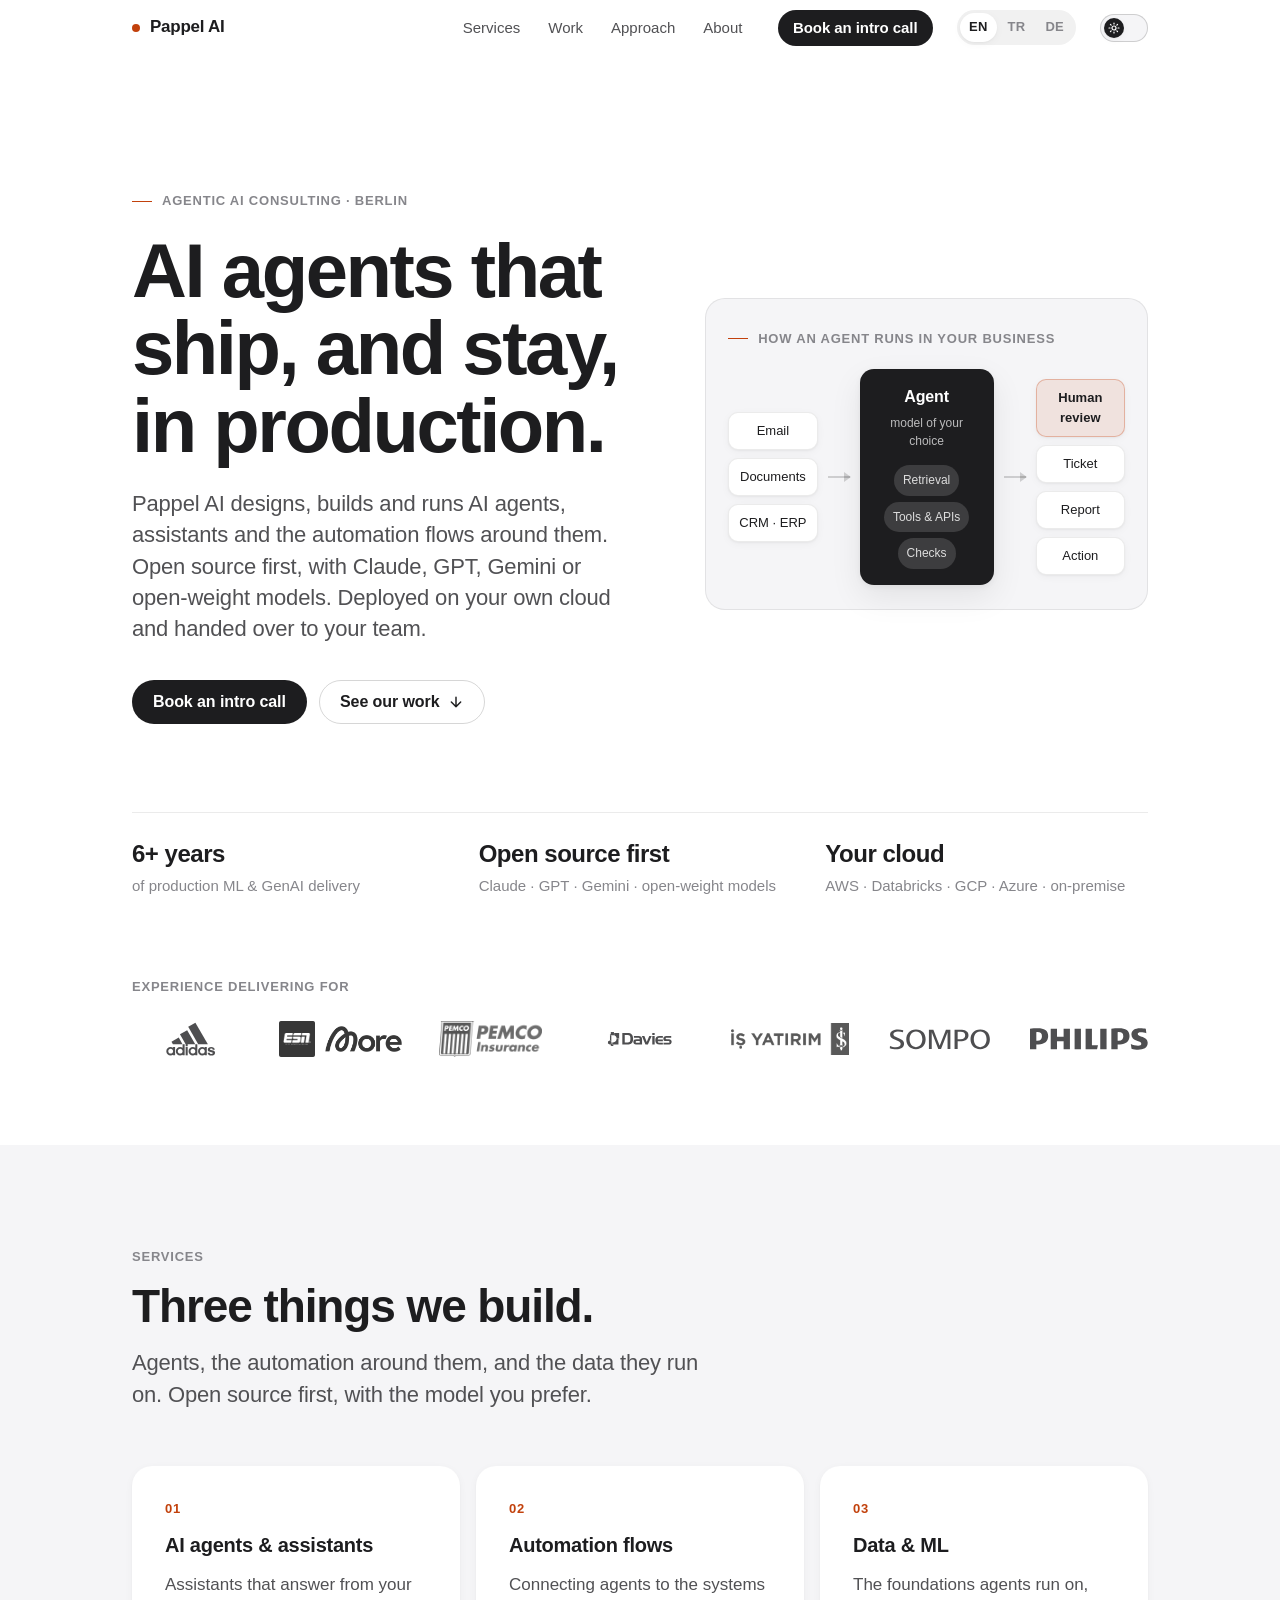
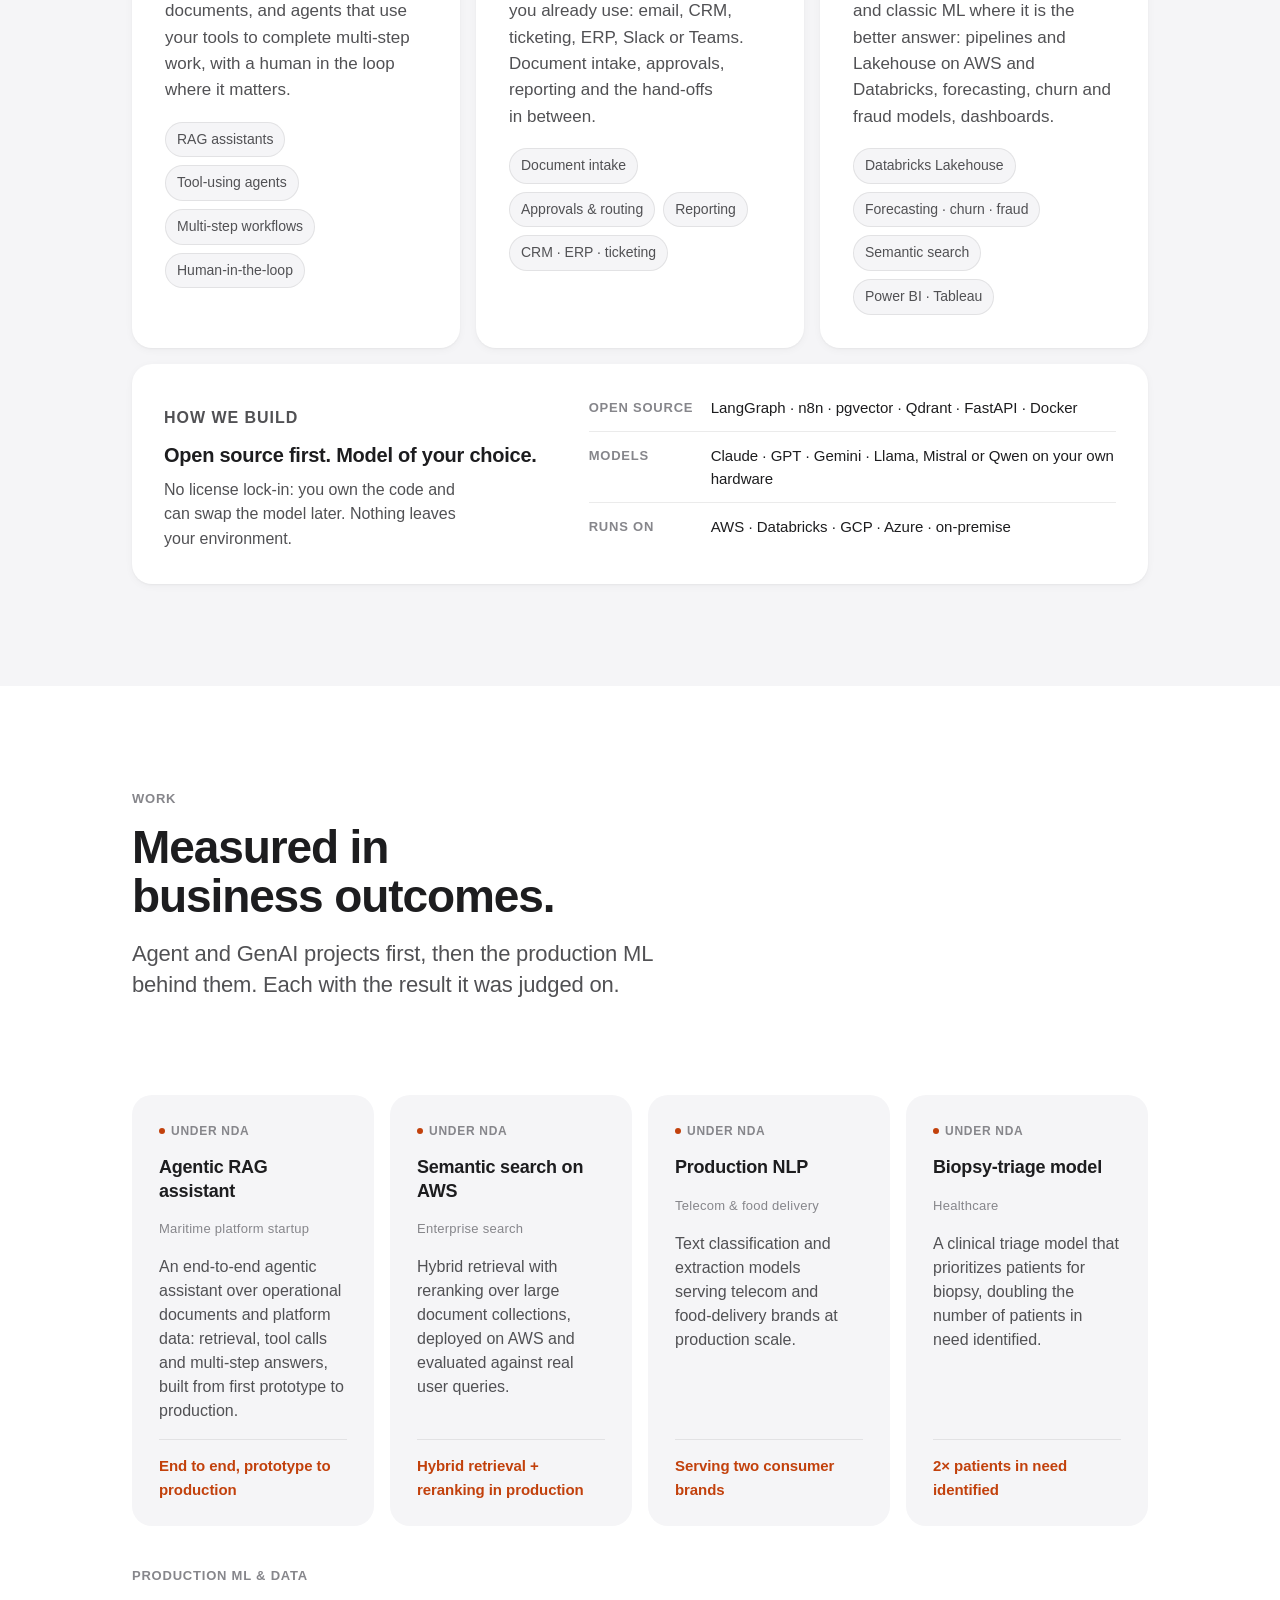
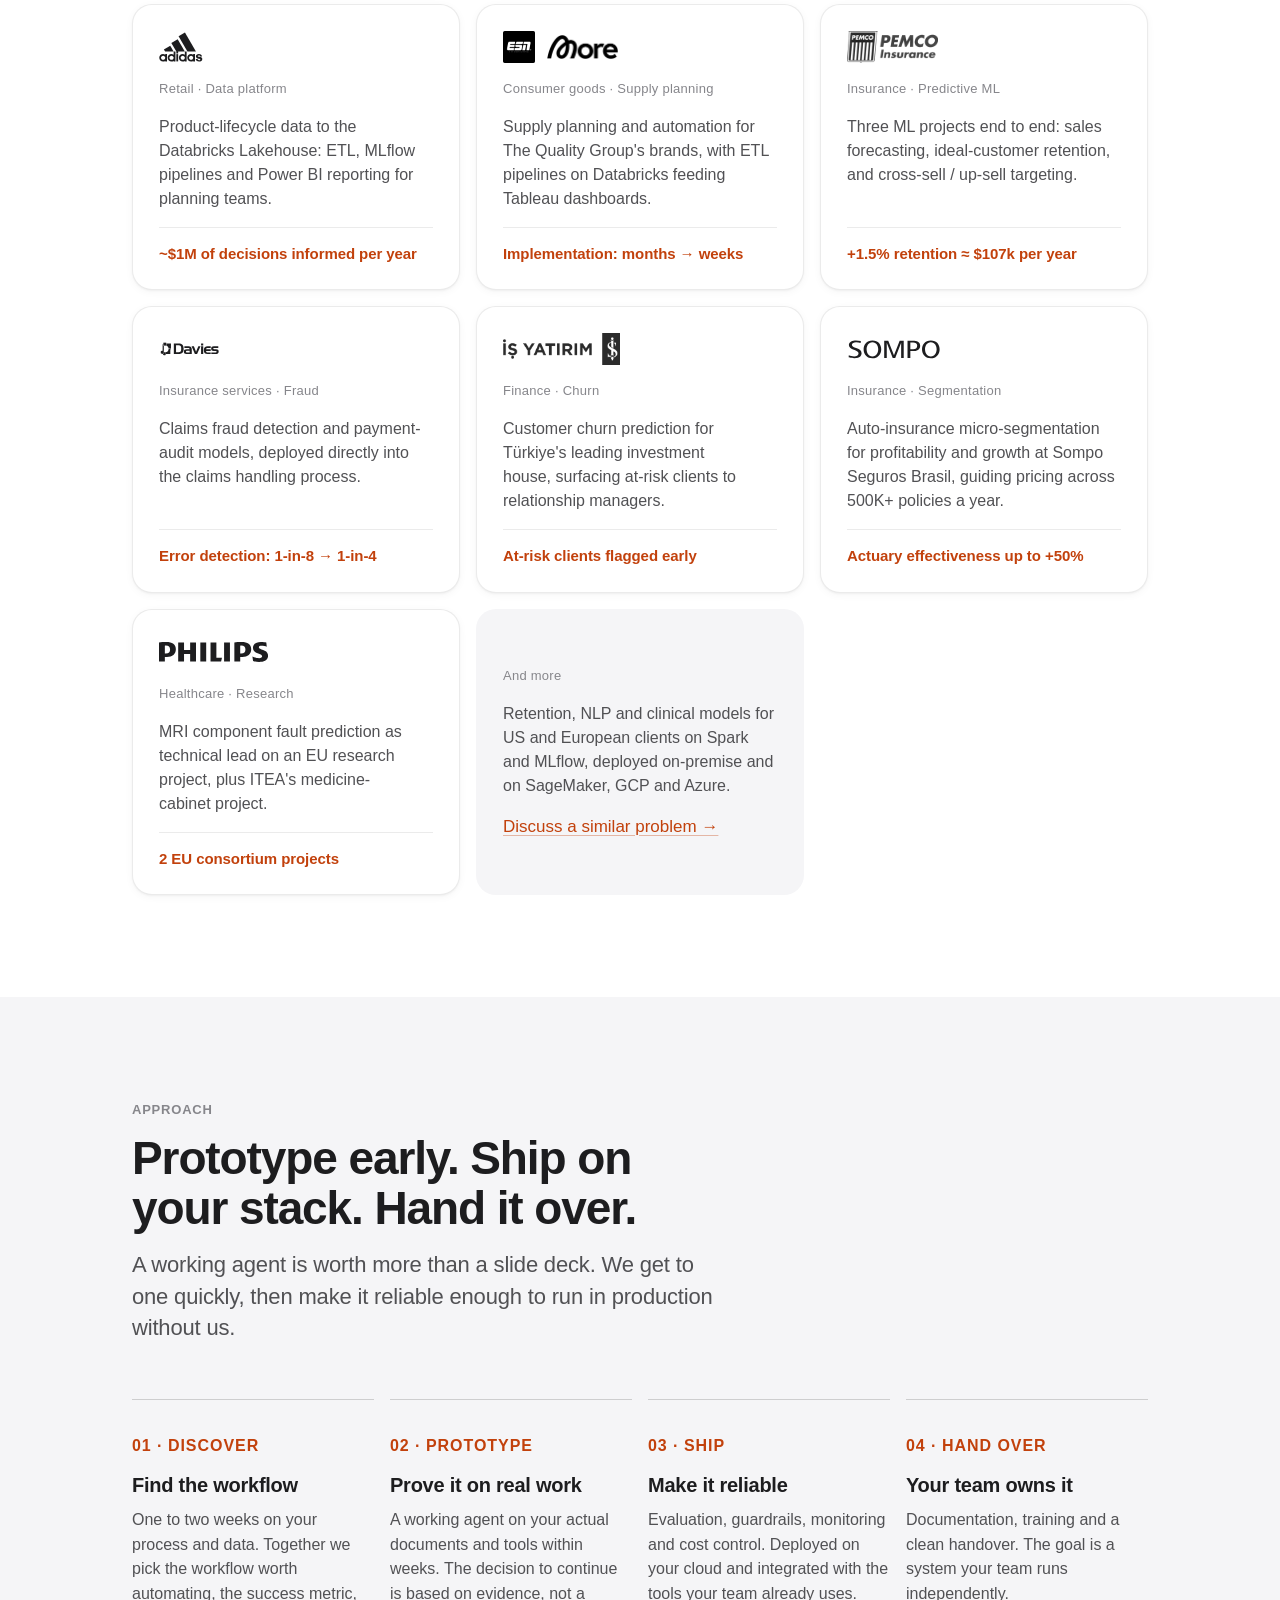
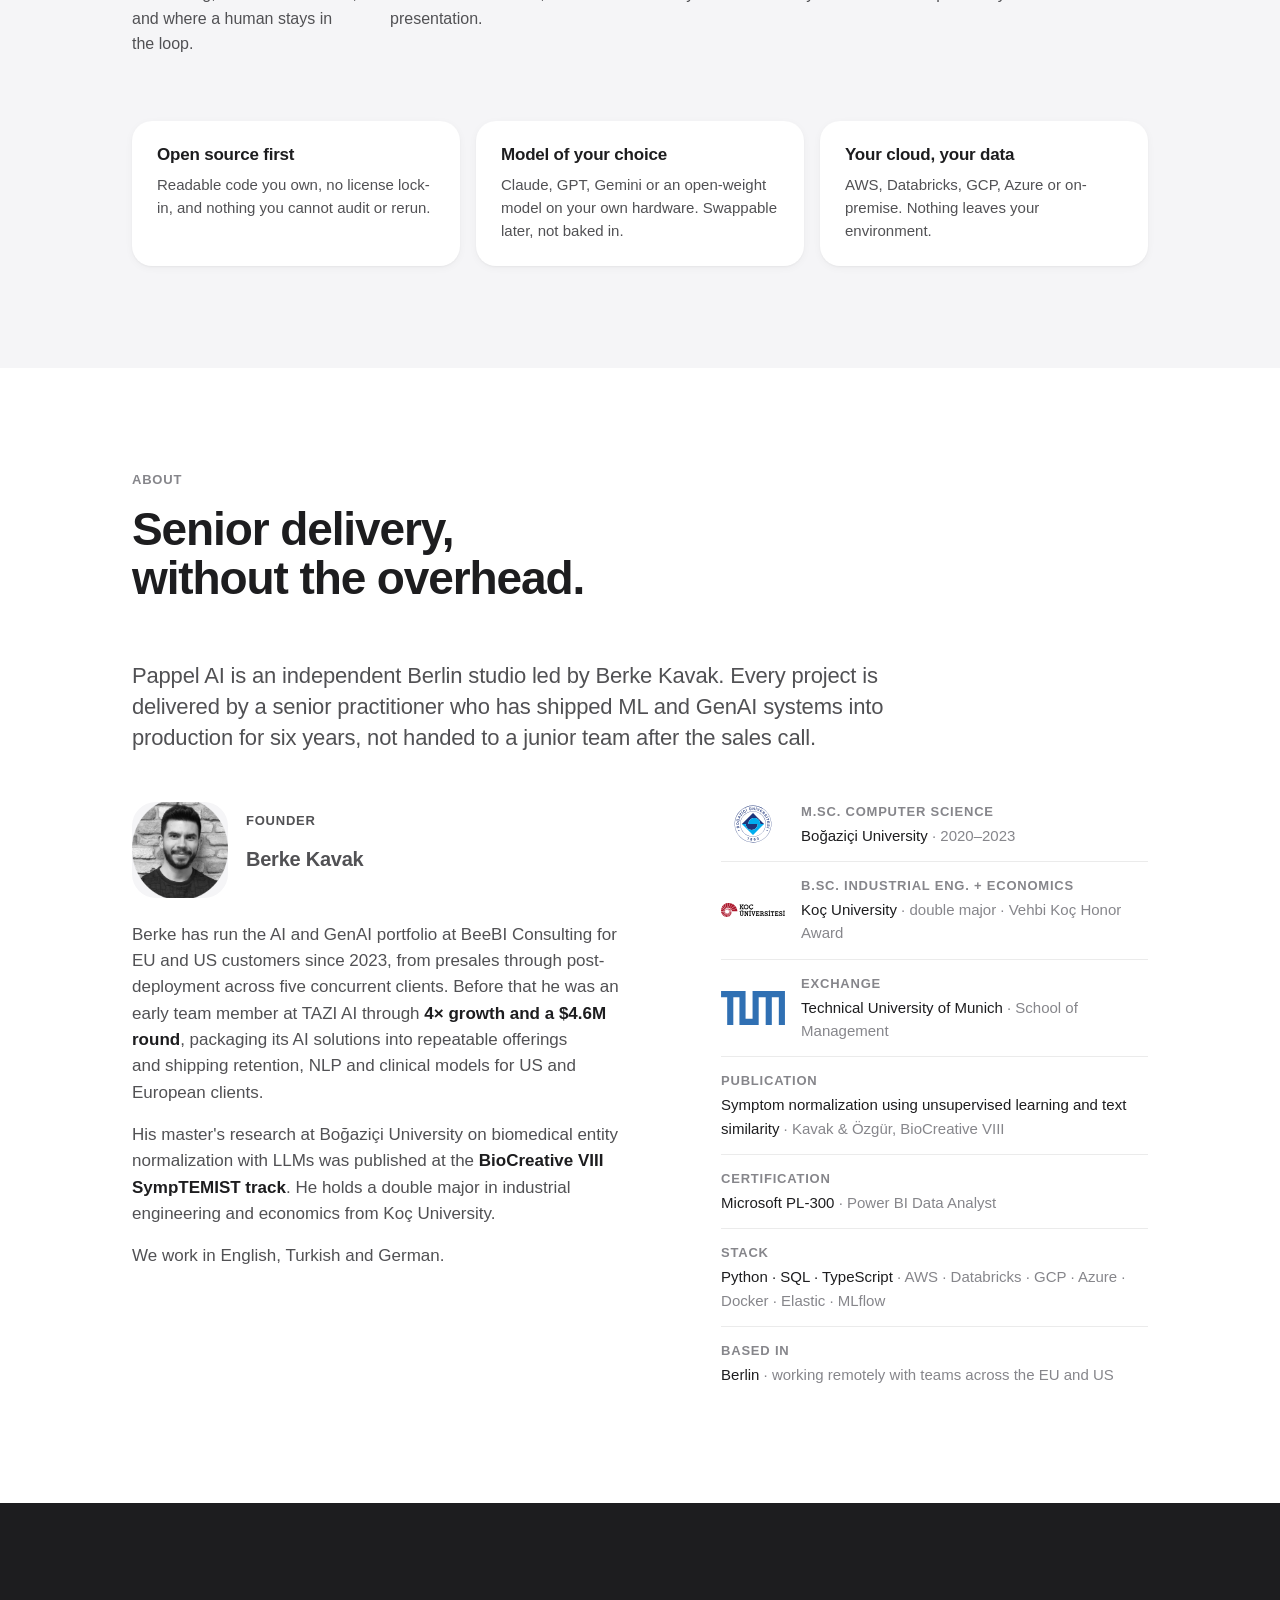
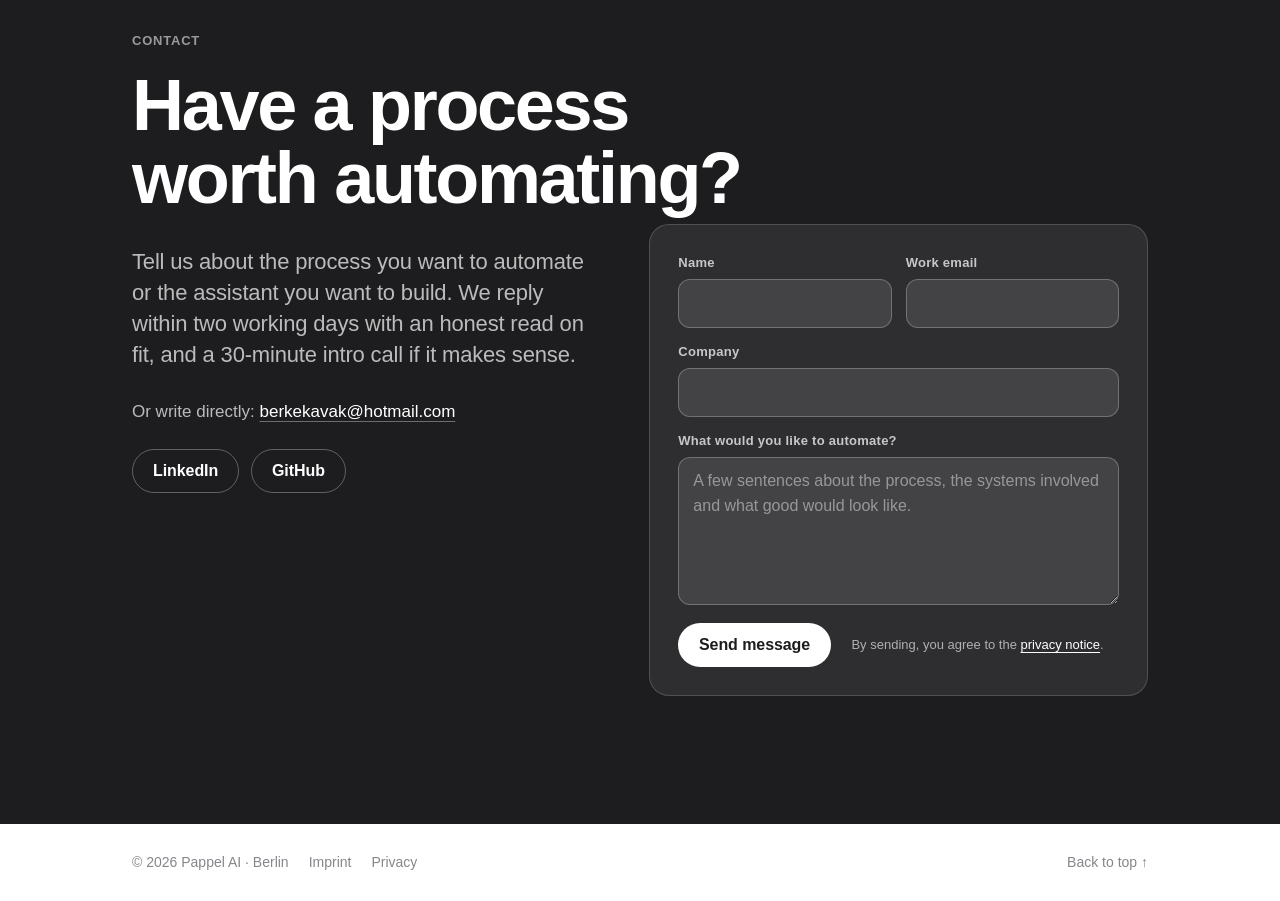
<file: index.html>
<!doctype html>
<html lang="en">
<head>
<meta charset="utf-8">
<meta name="viewport" content="width=device-width, initial-scale=1, viewport-fit=cover">
<meta name="color-scheme" content="light dark">
<title>Pappel AI · Agentic AI Consulting, Berlin</title>
<meta name="description" content="Pappel AI is a Berlin-based agentic AI consultancy. We design, build and run AI agents, assistants and automation flows for mid-sized companies, open source first, with Claude, GPT, Gemini or open-weight models, on your own cloud.">
<meta property="og:title" content="Pappel AI · Agentic AI Consulting">
<meta property="og:description" content="AI agents and automation flows that ship, and stay, in production. Open source first, model of your choice, on your own cloud.">
<meta property="og:type" content="website">
<meta property="og:locale" content="en_US">
<meta property="og:url" content="https://berkekavak.com/">
<meta property="og:image" content="https://berkekavak.com/assets/berke-kavak.webp">
<link rel="canonical" href="https://berkekavak.com/">
<link rel="alternate" hreflang="en" href="https://berkekavak.com/">
<link rel="alternate" hreflang="tr" href="https://berkekavak.com/tr/">
<link rel="alternate" hreflang="de" href="https://berkekavak.com/de/">
<link rel="alternate" hreflang="x-default" href="https://berkekavak.com/">
<link rel="icon" href="data:image/svg+xml,%3Csvg xmlns='http://www.w3.org/2000/svg' viewBox='0 0 64 64'%3E%3Crect width='64' height='64' rx='14' fill='%2317140F'/%3E%3Ctext x='50%25' y='54%25' dominant-baseline='middle' text-anchor='middle' font-family='-apple-system,Segoe UI,sans-serif' font-weight='700' font-size='34' fill='%23fff'%3EB%3C/text%3E%3C/svg%3E">
<script>
/* Apply the stored theme before first paint to avoid a flash. */
(function(){try{var t=localStorage.getItem('theme');if(t==='dark'||t==='light'){document.documentElement.setAttribute('data-theme',t);}}catch(e){}})();
</script>
<link rel="stylesheet" href="assets/site.css">
</head>
<body>

<a class="brand" style="position:absolute;left:-9999px" href="#main">Skip to content</a>

<nav class="nav" id="nav" aria-label="Primary">
  <div class="wrap">
    <a class="brand" href="#top"><span class="dot" aria-hidden="true"></span>Pappel AI</a>
    <div class="nav-links"><a href="#services">Services</a><a href="#work">Work</a><a href="#approach">Approach</a><a href="#about">About</a></div>
    <a class="btn btn-primary nav-cta" href="#contact">Book an intro call</a>
    <div class="lang" aria-label="Language"><a href="" aria-current="page" lang="en" hreflang="en">EN</a><a href="tr/" lang="tr" hreflang="tr">TR</a><a href="de/" lang="de" hreflang="de">DE</a></div>
    <button class="switch" id="theme" type="button" aria-label="Toggle dark mode" aria-pressed="false">
      <span class="knob" id="knob" aria-hidden="true">
        <svg class="sun" viewBox="0 0 24 24" fill="none" stroke="currentColor" stroke-width="2.4" stroke-linecap="round"><circle cx="12" cy="12" r="4"/><path d="M12 2v2M12 20v2M4.9 4.9l1.4 1.4M17.7 17.7l1.4 1.4M2 12h2M20 12h2M4.9 19.1l1.4-1.4M17.7 6.3l1.4-1.4"/></svg>
        <svg class="moon" viewBox="0 0 24 24" fill="currentColor"><path d="M21 12.8A9 9 0 1 1 11.2 3a7 7 0 0 0 9.8 9.8z"/></svg>
      </span>
    </button>
    <button class="menu-btn" id="menu-btn" type="button" aria-label="Open menu" data-open="Open menu" data-close="Close menu" aria-expanded="false" aria-controls="sheet">
      <svg class="bars" viewBox="0 0 24 24" fill="none" stroke="currentColor" stroke-width="2" stroke-linecap="round"><path d="M4 7h16M4 12h16M4 17h16"/></svg>
      <svg class="x" viewBox="0 0 24 24" fill="none" stroke="currentColor" stroke-width="2" stroke-linecap="round"><path d="M6 6l12 12M18 6L6 18"/></svg>
    </button>
  </div>
</nav>
<div class="scrim" id="scrim" aria-hidden="true"></div>
<div class="sheet" id="sheet" role="dialog" aria-label="Menu" aria-modal="false">
  <a href="#services">Services</a><a href="#work">Work</a><a href="#approach">Approach</a><a href="#about">About</a>
  <a class="btn btn-primary" href="#contact">Book an intro call</a>
  <div class="lang" aria-label="Language"><a href="" aria-current="page" lang="en" hreflang="en">EN</a><a href="tr/" lang="tr" hreflang="tr">TR</a><a href="de/" lang="de" hreflang="de">DE</a></div>
</div>

<main id="main">
  <header class="hero" id="top">
    <div class="wrap">
      <div class="hero-grid">
        <div>
          <p class="label reveal">Agentic AI Consulting · Berlin</p>
          <h1 class="display reveal" data-delay="1">AI agents that ship, and stay, in production.</h1>
          <p class="lead reveal" data-delay="2">Pappel AI designs, builds and runs AI agents, assistants and the automation flows around them. Open source first, with Claude, GPT, Gemini or open-weight models. Deployed on your own cloud and handed over to your team.</p>
          <div class="hero-actions reveal" data-delay="3">
            <a class="btn btn-primary" href="#contact">Book an intro call</a>
            <a class="btn btn-ghost" href="#work">See our work <svg viewBox="0 0 24 24" fill="none" stroke="currentColor" stroke-width="2.2" stroke-linecap="round" stroke-linejoin="round" aria-hidden="true"><path d="M12 5v14M5 12l7 7 7-7"/></svg></a>
          </div>
        </div>
        <figure class="diagram reveal" data-delay="2" aria-label="How an agent runs in your business"><figcaption class="label">How an agent runs in your business</figcaption><div class="dg-flow"><div class="dg-col"><span class="dg-chip">Email</span><span class="dg-chip">Documents</span><span class="dg-chip">CRM · ERP</span></div><div class="dg-arrow" aria-hidden="true"></div><div class="dg-agent"><b>Agent</b><small>model of your choice</small><div class="dg-tools"><span class="dg-chip soft">Retrieval</span><span class="dg-chip soft">Tools &amp; APIs</span><span class="dg-chip soft">Checks</span></div></div><div class="dg-arrow" aria-hidden="true"></div><div class="dg-col"><span class="dg-chip human">Human review</span><span class="dg-chip">Ticket</span><span class="dg-chip">Report</span><span class="dg-chip">Action</span></div></div></figure>
      </div>
      <div class="hero-meta reveal" data-delay="3"><div><b>6+ years</b><span>of production ML &amp; GenAI delivery</span></div><div><b>Open source first</b><span>Claude · GPT · Gemini · open-weight models</span></div><div><b>Your cloud</b><span>AWS · Databricks · GCP · Azure · on-premise</span></div></div>
    </div>
  </header>

  <div class="logos">
    <div class="wrap">
      <p class="label reveal">Experience delivering for</p>
      <div class="logo-row reveal" data-delay="1"><div title="adidas"><svg class="mark" role="img" aria-label="adidas" viewBox="0 0 725 500" xmlns="http://www.w3.org/2000/svg"><g transform="translate(-60,-430)" style="fill:currentColor"><path d="M 533.9435,756.70465 386.43318,500.34377 492.40483,439.4751 l 183.4283,317.22955 -141.88963,0" /><path d="m 141.03958,720.78673 105.97165,-61.27985 56.07037,97.19777 -141.47831,0 -20.56371,-35.91792" /><path d="m 349.00724,920.25463 30.16006,0 0,-122.01125 -30.16006,0 0,122.01125 z" /><path d="m 726.96825,923.13364 c -33.72452,0 -54.01413,-17.4106 -55.11081,-41.95001 l 31.80529,0 c 0,7.67715 4.79819,18.91861 25.36192,19.32994 13.70913,0 20.15239,-8.08849 20.15239,-14.12047 -0.82261,-9.59639 -12.88668,-10.419 -25.7732,-12.47534 -12.88652,-2.0564 -23.85386,-4.38692 -31.80518,-8.49966 -10.14488,-5.20948 -16.99942,-16.45093 -16.99942,-29.33745 0,-21.79767 18.91861,-39.07105 50.44967,-39.07105 30.57139,0 49.90133,16.03964 51.95773,39.8935 l -30.70861,0 c -0.27412,-6.44326 -1.5079,-16.58798 -19.60405,-16.58798 -12.20113,0 -20.28946,2.46752 -20.97501,10.96733 0,12.47519 25.36202,11.65274 45.10314,16.86211 18.9186,4.7983 30.98267,16.58814 30.98267,33.03907 0,30.29727 -24.53941,41.95001 -54.83653,41.95001" /><path d="m 265.24438,611.93622 105.97165,-61.14278 118.85823,205.91121 -110.90696,0 0,30.16006 -30.16006,0 0,-30.29712 -83.76286,-144.63137" /><path d="m 267.98623,923.13364 c -35.09542,0 -63.61043,-28.65221 -63.61043,-63.33619 0,-35.09547 28.51501,-62.78785 63.61043,-62.78785 13.29786,0 25.36187,3.56425 35.91793,10.83012 l 0,-51.13507 30.16011,0 0,163.54998 -30.16011,0 0,-8.08833 c -10.55606,6.85459 -22.62007,10.96734 -35.91793,10.96734 z m -34.68414,-63.33619 c 0,18.9185 16.17678,34.68398 35.50665,34.68398 18.91861,0 35.09542,-15.76548 35.09542,-34.68398 0,-18.91866 -16.17681,-35.09547 -35.09542,-35.09547 -19.32987,0 -35.50665,16.17681 -35.50665,35.09547" /><path d="m 490.89682,756.70465 29.74883,0 0,163.54998 -29.74883,0 0,-8.08833 c -10.14478,6.85459 -22.62007,10.96734 -36.32921,10.96734 -34.68414,0 -63.19913,-28.65221 -63.19913,-63.33619 0,-35.09547 28.51499,-62.78785 63.19913,-62.78785 13.70914,0 25.77315,3.56425 36.32921,10.83012 l 0,-51.13507 z m -70.19079,103.0928 c 0,18.9185 16.17676,34.68398 34.68414,34.68398 19.32989,0 35.50665,-15.76548 35.50665,-34.68398 0,-18.91866 -16.17676,-35.09547 -35.50665,-35.09547 -18.50738,0 -34.68414,16.17681 -34.68414,35.09547" /><path d="m 593.98956,923.13364 c -34.54703,0 -63.19913,-28.65221 -63.19913,-63.33619 0,-35.09547 28.6521,-62.78785 63.19913,-62.78785 13.29791,0 25.7731,3.56425 35.91798,10.83012 l 0,-9.7334 30.16006,0 0,122.14831 -30.16006,0 0,-8.08833 c -10.14488,6.85459 -22.20879,10.96734 -35.91798,10.96734 z m -33.86158,-63.33619 c 0,18.9185 16.17676,34.68398 35.09537,34.68398 18.91866,0 34.68419,-15.76548 34.68419,-34.68398 0,-18.91866 -15.76553,-35.09547 -34.68419,-35.09547 -18.91861,0 -35.09537,16.17681 -35.09537,35.09547" /><path d="m 93.468866,859.79745 c 0,18.9185 16.176784,34.68398 35.095404,34.68398 19.32987,0 35.50666,-15.76548 35.50666,-34.68398 0,-18.91866 -16.17679,-35.09547 -35.50666,-35.09547 -18.91862,0 -35.095404,16.17681 -35.095404,35.09547 z m 34.272844,63.33619 c -34.684124,0 -63.336218,-28.65221 -63.336218,-63.33619 0,-35.09547 28.652094,-62.78785 63.336218,-62.78785 13.29787,0 25.77319,3.56425 36.32922,10.83012 l 0,-9.7334 29.74883,0 0,122.14831 -29.74883,0 0,-8.08833 c -10.14475,6.85459 -22.62008,10.96734 -36.32922,10.96734" /></g></svg></div><div class="pair" title="ESN · More Nutrition"><img class="tile" src="assets/esn.png" alt="ESN" loading="lazy" width="360" height="360"><img class="word" src="assets/more-nutrition.png" alt="More Nutrition" loading="lazy" width="576" height="196"></div><div title="PEMCO Insurance"><img src="assets/pemco.png" alt="PEMCO Insurance" loading="lazy" width="228" height="80"></div><div title="Davies"><svg class="word" role="img" aria-label="Davies" xmlns="http://www.w3.org/2000/svg" xml:space="preserve" viewBox="0 0 1376.4 447.7" version="1.1"><defs /><style type="text/css"> .st0{fill:currentColor;}
</style><g></g><g><g><g><polygon points="109.6,365.4 89.2,344.6 89.2,332.5 112.3,319.1 112.3,294.3 134.7,294.3 134.7,340.7 158.9,340.7 158.9,344.6 138.5,365.4 " class="st0" /><polygon points="108.4,271.7 81,255.6 81,120 93.7,120 93.7,152.1 108.4,152.1 " class="st0" /><path d="M214.6,205.7c-3.9-28.5-21.9-49.5-48.4-56.5l0-49.7h101.5v133h-9.9v-26.7L214.6,205.7z" class="st0" /><path d="M253.7,209.9v126.8l-115.1,0v-42.3c48.6,1.7,80.7-30.3,76.5-84.4H253.7z" class="st0" /><polygon points="74.2,336.7 40.1,316.5 40.2,276.3 74.3,256.3 108.4,276.4 108.3,316.6 " class="st0" /><rect height="65.7" width="64.4" class="st0" y="82.3" x="97.7" /></g><g><path d="M440.3,100c76.1,0,111.4,38.9,111.4,122.6c0,42.8-11.9,73.8-36.2,93.2c-23.1,18.5-45.1,20.8-73.8,20.8H331.9 V100H440.3z M381.6,141.2v154.2h57.7c44.1,0,58-18.8,58-77.1c0-58-13.8-77.1-58-77.1H381.6z" class="st0" /><path d="M662.3,162.9c47.4,0,71.5,22.1,71.5,64.9v108.7H610.6c-34.6,0-53.7-18.1-53.7-50.1 c0-40.2,20.8-55.4,69.2-55.4h60.3c0-1.6,0-3,0-4.3c0-22.1-12.5-28-41.5-28h-76.4v-35.9H662.3z M686.7,301.7v-35.9h-54 c-19.4,0-28.3,4-28.3,19.4c0,14.5,8.2,16.5,25,16.5H686.7z" class="st0" /><path d="M781.1,162.9l48.1,123.2l51.1-123.2h49.4l-77.1,173.6h-49.4l-73.5-173.6H781.1z" class="st0" /><path d="M942.1,143.2V100h48.1v43.2H942.1z M942.1,336.6V162.9h48.1v173.6H942.1z" class="st0" /><path d="M1003.3,249.9c0-56.7,29.7-87,87.3-87h66.9v36.2h-60.6c-29.3,0-41.8,4.9-42.8,32.6h103.5V268h-103.5 c1,28.7,12.8,32.3,42.5,32.3h61v36.2h-66.9C1033,336.6,1003.3,306.9,1003.3,249.9z" class="st0" /><path d="M1267.1,300.3c16.5,0,24.7-4.6,24.7-16.8c0-12.2-8.2-17.1-24.7-17.1h-39.5c-42.2,0-60-8.6-60-49.1 c0-37.2,19.4-54.4,61.3-54.4h98.5v36.2h-81.1c-20.8,0-31.6,1.3-31.6,15.8c0,10.9,6.9,15.5,21.7,15.5h41.5 c38.2,0,58.3,18.5,58.3,51.7c0,32.6-20.1,54.4-47.4,54.4h-118.3v-36.2H1267.1z" class="st0" /></g></g></g><g></g></svg></div><div title="İş Yatırım"><img src="assets/is-yatirim.png" alt="İş Yatırım" loading="lazy" width="720" height="197"></div><div title="Sompo"><svg class="word" role="img" aria-label="Sompo" xmlns="http://www.w3.org/2000/svg" viewBox="70 20 122 26"><g fill="currentColor"><path d="M138.464,22.138L131.049,41.084L123.634,22.138L118.366,22.138L118.366,44.684L121.701,44.684L121.701,24.972L129.43,44.684L132.68,44.684L140.398,24.972L140.398,44.684L143.736,44.684L143.736,22.138L138.464,22.138Z" style="fill-rule:nonzero;"/><path d="M72.354,41.207C74.376,42.125 76.817,42.785 79.344,42.785C82.148,42.785 84.995,41.678 84.995,38.973C84.995,36.712 82.73,35.479 79.889,34.414L77.848,33.62C75.111,32.541 72.438,30.924 72.438,27.887C72.438,23.587 77.284,21.806 81.66,21.806C83.978,21.806 85.89,22.077 87.997,22.677L87.733,25.138C85.933,24.497 83.884,24.063 81.726,24.063C78.937,24.063 76.349,25.167 76.349,27.511C76.349,29.365 78.224,30.375 80.778,31.364L82.758,32.143C86.089,33.389 88.99,35.108 88.99,38.477C88.99,42.84 84.783,45.039 79.567,45.039C77.365,45.039 74.132,44.516 72.143,43.833L72.354,41.207Z" style="fill-rule:nonzero;"/><path d="M152.343,33.362L155.93,33.362C159.239,33.362 161.259,31.629 161.259,28.66C161.259,25.695 159.013,24.43 155.93,24.43L152.343,24.43L152.343,33.362ZM148.67,44.685L148.67,22.143L155.691,22.143C160.632,22.143 165.125,23.592 165.125,28.628C165.125,33.868 160.668,35.691 155.432,35.691L152.343,35.691L152.343,44.684L148.67,44.684L148.67,44.685Z" style="fill-rule:nonzero;"/><path d="M178.979,42.633C184.375,42.633 186.517,37.622 186.517,33.431C186.517,29.231 184.413,24.224 178.979,24.224C173.661,24.224 171.442,29.323 171.442,33.431C171.442,37.533 173.583,42.633 178.979,42.633M167.535,33.431C167.535,27.125 171.39,21.791 178.979,21.791C186.72,21.791 190.424,26.869 190.424,33.431C190.424,39.995 186.497,45.07 178.979,45.07C171.462,45.07 167.535,39.736 167.535,33.431" style="fill-rule:nonzero;"/><path d="M103.042,42.633C108.441,42.633 110.583,37.622 110.583,33.431C110.583,29.231 108.478,24.224 103.042,24.224C97.722,24.224 95.507,29.323 95.507,33.431C95.506,37.533 97.645,42.633 103.042,42.633M91.599,33.431C91.599,27.125 95.452,21.791 103.042,21.791C110.783,21.791 114.487,26.869 114.487,33.431C114.487,39.995 110.56,45.07 103.042,45.07C95.524,45.07 91.599,39.736 91.599,33.431" style="fill-rule:nonzero;"/></g></svg></div><div title="Philips"><svg class="word" role="img" aria-label="Philips" viewBox="0 0 499.76 91.636" xmlns="http://www.w3.org/2000/svg" version="1.0"><defs><clipPath><path d="m0 595.28h841.89v-595.28h-841.89v595.28z"/></clipPath></defs><g transform="translate(-127.26 -383.69)"><g transform="matrix(1.25 0 0 -1.25 -154.36 849.47)"><g clip-path="url(#clipPath2855)"><path d="m360.92 371.16h-21.48v-27.97h-22.36v27.97h-21.48v-70.37h21.48v27.68h22.36v-27.68h21.48v70.37zm74.72-56.23v56.23h-21.48v-70.37h38.84l3.23 14.14h-20.59zm-37.36 56.23h-21.48v-70.37h21.48v70.37zm87.08 0h-21.47v-70.37h21.47v70.37zm105.9-17.96c0 3.83 3.83 5.6 10 5.6 6.77 0 14.13-1.48 19.13-3.55l-1.76 15.32c-5.6 1.18-10.6 2.06-19.71 2.06-17.36 0-29.13-6.85-29.13-21.2 0-24.73 33.55-19.73 33.55-31.21 0-4.41-3.25-6.76-11.19-6.76-7.05 0-17.95 2.35-24.42 5.59l2.36-16.2c6.47-2.36 15.29-3.53 22.36-3.53 17.94 0 32.65 5.89 32.65 23.56 0 23.54-33.84 19.13-33.84 30.32m-60.59-35.63c19.99 0 32.65 10.31 32.65 28.27 0 19.72-13.53 26.79-35.6 26.79-8.53 0-18.83-0.59-26.18-1.47v-70.37h21.48v16.78h7.65zm11.47 27.97c0-9.12-4.41-15.31-15.6-15.31h-3.52v29.08c1.25 0.07 2.42 0.07 3.52 0.07 10.59 0 15.6-5 15.6-13.84m-287.72-27.97c20 0 32.65 10.31 32.65 28.27 0 19.72-13.53 26.79-35.59 26.79-8.54 0-18.83-0.59-26.19-1.47v-70.37h21.48v16.78h7.65zm11.48 27.97c0-9.12-4.42-15.31-15.6-15.31h-3.53v29.08c1.25 0.07 2.43 0.07 3.53 0.07 10.59 0 15.6-5 15.6-13.84" fill="currentColor"/></g></g></g></svg></div></div>
    </div>
  </div>

  <section id="services" class="alt">
    <div class="wrap">
      <div class="sec-head">
        <p class="label reveal">Services</p>
        <h2 class="h2 reveal" data-delay="1">Three things we build.</h2>
        <p class="lead reveal" data-delay="2">Agents, the automation around them, and the data they run on. Open source first, with the model you prefer.</p>
      </div>
      <div class="grid-3"><article class="card reveal"><span class="num">01</span><h3 class="h3">AI agents &amp; assistants</h3><p>Assistants that answer from your documents, and agents that use your tools to complete multi-step work, with a human in the loop where it matters.</p><ul><li>RAG assistants</li><li>Tool-using agents</li><li>Multi-step workflows</li><li>Human-in-the-loop</li></ul></article><article class="card reveal" data-delay="1"><span class="num">02</span><h3 class="h3">Automation flows</h3><p>Connecting agents to the systems you already use: email, CRM, ticketing, ERP, Slack or Teams. Document intake, approvals, reporting and the hand-offs in between.</p><ul><li>Document intake</li><li>Approvals &amp; routing</li><li>Reporting</li><li>CRM · ERP · ticketing</li></ul></article><article class="card reveal" data-delay="2"><span class="num">03</span><h3 class="h3">Data &amp; ML</h3><p>The foundations agents run on, and classic ML where it is the better answer: pipelines and Lakehouse on AWS and Databricks, forecasting, churn and fraud models, dashboards.</p><ul><li>Databricks Lakehouse</li><li>Forecasting · churn · fraud</li><li>Semantic search</li><li>Power BI · Tableau</li></ul></article></div>
      <div class="stack reveal"><div><p class="label">How we build</p><h3 class="h3">Open source first. Model of your choice.</h3><p>No license lock-in: you own the code and can swap the model later. Nothing leaves your environment.</p></div><dl><div><dt>Open source</dt><dd>LangGraph · n8n · pgvector · Qdrant · FastAPI · Docker</dd></div><div><dt>Models</dt><dd>Claude · GPT · Gemini · Llama, Mistral or Qwen on your own hardware</dd></div><div><dt>Runs on</dt><dd>AWS · Databricks · GCP · Azure · on-premise</dd></div></dl></div>
    </div>
  </section>

  <section id="work">
    <div class="wrap">
      <div class="sec-head">
        <p class="label reveal">Work</p>
        <h2 class="h2 reveal" data-delay="1">Measured in business outcomes.</h2>
        <p class="lead reveal" data-delay="2">Agent and GenAI projects first, then the production ML behind them. Each with the result it was judged on.</p>
      </div>
      <div class="work-group">
        <p class="label reveal">Agentic &amp; GenAI</p>
        <div class="work-grid four"><article class="work nda-card reveal"><span class="tag">Under NDA</span><h3 class="title">Agentic RAG assistant</h3><span class="sector">Maritime platform startup</span><p>An end-to-end agentic assistant over operational documents and platform data: retrieval, tool calls and multi-step answers, built from first prototype to production.</p><span class="result">End to end, prototype to production</span></article><article class="work nda-card reveal" data-delay="1"><span class="tag">Under NDA</span><h3 class="title">Semantic search on AWS</h3><span class="sector">Enterprise search</span><p>Hybrid retrieval with reranking over large document collections, deployed on AWS and evaluated against real user queries.</p><span class="result">Hybrid retrieval + reranking in production</span></article><article class="work nda-card reveal" data-delay="2"><span class="tag">Under NDA</span><h3 class="title">Production NLP</h3><span class="sector">Telecom &amp; food delivery</span><p>Text classification and extraction models serving telecom and food-delivery brands at production scale.</p><span class="result">Serving two consumer brands</span></article><article class="work nda-card reveal" data-delay="3"><span class="tag">Under NDA</span><h3 class="title">Biopsy-triage model</h3><span class="sector">Healthcare</span><p>A clinical triage model that prioritizes patients for biopsy, doubling the number of patients in need identified.</p><span class="result">2× patients in need identified</span></article></div>
      </div>
      <div class="work-group">
        <p class="label reveal">Production ML &amp; data</p>
        <div class="work-grid"><article class="work reveal"><div class="logo"><svg class="mark" role="img" aria-label="adidas" viewBox="0 0 725 500" xmlns="http://www.w3.org/2000/svg"><g transform="translate(-60,-430)" style="fill:currentColor"><path d="M 533.9435,756.70465 386.43318,500.34377 492.40483,439.4751 l 183.4283,317.22955 -141.88963,0" /><path d="m 141.03958,720.78673 105.97165,-61.27985 56.07037,97.19777 -141.47831,0 -20.56371,-35.91792" /><path d="m 349.00724,920.25463 30.16006,0 0,-122.01125 -30.16006,0 0,122.01125 z" /><path d="m 726.96825,923.13364 c -33.72452,0 -54.01413,-17.4106 -55.11081,-41.95001 l 31.80529,0 c 0,7.67715 4.79819,18.91861 25.36192,19.32994 13.70913,0 20.15239,-8.08849 20.15239,-14.12047 -0.82261,-9.59639 -12.88668,-10.419 -25.7732,-12.47534 -12.88652,-2.0564 -23.85386,-4.38692 -31.80518,-8.49966 -10.14488,-5.20948 -16.99942,-16.45093 -16.99942,-29.33745 0,-21.79767 18.91861,-39.07105 50.44967,-39.07105 30.57139,0 49.90133,16.03964 51.95773,39.8935 l -30.70861,0 c -0.27412,-6.44326 -1.5079,-16.58798 -19.60405,-16.58798 -12.20113,0 -20.28946,2.46752 -20.97501,10.96733 0,12.47519 25.36202,11.65274 45.10314,16.86211 18.9186,4.7983 30.98267,16.58814 30.98267,33.03907 0,30.29727 -24.53941,41.95001 -54.83653,41.95001" /><path d="m 265.24438,611.93622 105.97165,-61.14278 118.85823,205.91121 -110.90696,0 0,30.16006 -30.16006,0 0,-30.29712 -83.76286,-144.63137" /><path d="m 267.98623,923.13364 c -35.09542,0 -63.61043,-28.65221 -63.61043,-63.33619 0,-35.09547 28.51501,-62.78785 63.61043,-62.78785 13.29786,0 25.36187,3.56425 35.91793,10.83012 l 0,-51.13507 30.16011,0 0,163.54998 -30.16011,0 0,-8.08833 c -10.55606,6.85459 -22.62007,10.96734 -35.91793,10.96734 z m -34.68414,-63.33619 c 0,18.9185 16.17678,34.68398 35.50665,34.68398 18.91861,0 35.09542,-15.76548 35.09542,-34.68398 0,-18.91866 -16.17681,-35.09547 -35.09542,-35.09547 -19.32987,0 -35.50665,16.17681 -35.50665,35.09547" /><path d="m 490.89682,756.70465 29.74883,0 0,163.54998 -29.74883,0 0,-8.08833 c -10.14478,6.85459 -22.62007,10.96734 -36.32921,10.96734 -34.68414,0 -63.19913,-28.65221 -63.19913,-63.33619 0,-35.09547 28.51499,-62.78785 63.19913,-62.78785 13.70914,0 25.77315,3.56425 36.32921,10.83012 l 0,-51.13507 z m -70.19079,103.0928 c 0,18.9185 16.17676,34.68398 34.68414,34.68398 19.32989,0 35.50665,-15.76548 35.50665,-34.68398 0,-18.91866 -16.17676,-35.09547 -35.50665,-35.09547 -18.50738,0 -34.68414,16.17681 -34.68414,35.09547" /><path d="m 593.98956,923.13364 c -34.54703,0 -63.19913,-28.65221 -63.19913,-63.33619 0,-35.09547 28.6521,-62.78785 63.19913,-62.78785 13.29791,0 25.7731,3.56425 35.91798,10.83012 l 0,-9.7334 30.16006,0 0,122.14831 -30.16006,0 0,-8.08833 c -10.14488,6.85459 -22.20879,10.96734 -35.91798,10.96734 z m -33.86158,-63.33619 c 0,18.9185 16.17676,34.68398 35.09537,34.68398 18.91866,0 34.68419,-15.76548 34.68419,-34.68398 0,-18.91866 -15.76553,-35.09547 -34.68419,-35.09547 -18.91861,0 -35.09537,16.17681 -35.09537,35.09547" /><path d="m 93.468866,859.79745 c 0,18.9185 16.176784,34.68398 35.095404,34.68398 19.32987,0 35.50666,-15.76548 35.50666,-34.68398 0,-18.91866 -16.17679,-35.09547 -35.50666,-35.09547 -18.91862,0 -35.095404,16.17681 -35.095404,35.09547 z m 34.272844,63.33619 c -34.684124,0 -63.336218,-28.65221 -63.336218,-63.33619 0,-35.09547 28.652094,-62.78785 63.336218,-62.78785 13.29787,0 25.77319,3.56425 36.32922,10.83012 l 0,-9.7334 29.74883,0 0,122.14831 -29.74883,0 0,-8.08833 c -10.14475,6.85459 -22.62008,10.96734 -36.32922,10.96734" /></g></svg></div><span class="sector">Retail · Data platform</span><p>Product-lifecycle data to the Databricks Lakehouse: ETL, MLflow pipelines and Power BI reporting for planning teams.</p><span class="result">~$1M of decisions informed per year</span></article><article class="work reveal" data-delay="1"><div class="logo"><img src="assets/esn.png" alt="ESN" loading="lazy" width="360" height="360"><img class="word" src="assets/more-nutrition.png" alt="More Nutrition" loading="lazy" width="576" height="196"></div><span class="sector">Consumer goods · Supply planning</span><p>Supply planning and automation for The Quality Group's brands, with ETL pipelines on Databricks feeding Tableau dashboards.</p><span class="result">Implementation: months → weeks</span></article><article class="work reveal" data-delay="2"><div class="logo"><img src="assets/pemco.png" alt="PEMCO Insurance" loading="lazy" width="228" height="80"></div><span class="sector">Insurance · Predictive ML</span><p>Three ML projects end to end: sales forecasting, ideal-customer retention, and cross-sell / up-sell targeting.</p><span class="result">+1.5% retention ≈ $107k per year</span></article><article class="work reveal" data-delay="3"><div class="logo"><svg class="word" role="img" aria-label="Davies" xmlns="http://www.w3.org/2000/svg" xml:space="preserve" viewBox="0 0 1376.4 447.7" version="1.1"><defs /><style type="text/css"> .st0{fill:currentColor;}
</style><g></g><g><g><g><polygon points="109.6,365.4 89.2,344.6 89.2,332.5 112.3,319.1 112.3,294.3 134.7,294.3 134.7,340.7 158.9,340.7 158.9,344.6 138.5,365.4 " class="st0" /><polygon points="108.4,271.7 81,255.6 81,120 93.7,120 93.7,152.1 108.4,152.1 " class="st0" /><path d="M214.6,205.7c-3.9-28.5-21.9-49.5-48.4-56.5l0-49.7h101.5v133h-9.9v-26.7L214.6,205.7z" class="st0" /><path d="M253.7,209.9v126.8l-115.1,0v-42.3c48.6,1.7,80.7-30.3,76.5-84.4H253.7z" class="st0" /><polygon points="74.2,336.7 40.1,316.5 40.2,276.3 74.3,256.3 108.4,276.4 108.3,316.6 " class="st0" /><rect height="65.7" width="64.4" class="st0" y="82.3" x="97.7" /></g><g><path d="M440.3,100c76.1,0,111.4,38.9,111.4,122.6c0,42.8-11.9,73.8-36.2,93.2c-23.1,18.5-45.1,20.8-73.8,20.8H331.9 V100H440.3z M381.6,141.2v154.2h57.7c44.1,0,58-18.8,58-77.1c0-58-13.8-77.1-58-77.1H381.6z" class="st0" /><path d="M662.3,162.9c47.4,0,71.5,22.1,71.5,64.9v108.7H610.6c-34.6,0-53.7-18.1-53.7-50.1 c0-40.2,20.8-55.4,69.2-55.4h60.3c0-1.6,0-3,0-4.3c0-22.1-12.5-28-41.5-28h-76.4v-35.9H662.3z M686.7,301.7v-35.9h-54 c-19.4,0-28.3,4-28.3,19.4c0,14.5,8.2,16.5,25,16.5H686.7z" class="st0" /><path d="M781.1,162.9l48.1,123.2l51.1-123.2h49.4l-77.1,173.6h-49.4l-73.5-173.6H781.1z" class="st0" /><path d="M942.1,143.2V100h48.1v43.2H942.1z M942.1,336.6V162.9h48.1v173.6H942.1z" class="st0" /><path d="M1003.3,249.9c0-56.7,29.7-87,87.3-87h66.9v36.2h-60.6c-29.3,0-41.8,4.9-42.8,32.6h103.5V268h-103.5 c1,28.7,12.8,32.3,42.5,32.3h61v36.2h-66.9C1033,336.6,1003.3,306.9,1003.3,249.9z" class="st0" /><path d="M1267.1,300.3c16.5,0,24.7-4.6,24.7-16.8c0-12.2-8.2-17.1-24.7-17.1h-39.5c-42.2,0-60-8.6-60-49.1 c0-37.2,19.4-54.4,61.3-54.4h98.5v36.2h-81.1c-20.8,0-31.6,1.3-31.6,15.8c0,10.9,6.9,15.5,21.7,15.5h41.5 c38.2,0,58.3,18.5,58.3,51.7c0,32.6-20.1,54.4-47.4,54.4h-118.3v-36.2H1267.1z" class="st0" /></g></g></g><g></g></svg></div><span class="sector">Insurance services · Fraud</span><p>Claims fraud detection and payment-audit models, deployed directly into the claims handling process.</p><span class="result">Error detection: 1-in-8 → 1-in-4</span></article><article class="work reveal"><div class="logo"><img src="assets/is-yatirim.png" alt="İş Yatırım" loading="lazy" width="720" height="197"></div><span class="sector">Finance · Churn</span><p>Customer churn prediction for Türkiye's leading investment house, surfacing at-risk clients to relationship managers.</p><span class="result">At-risk clients flagged early</span></article><article class="work reveal" data-delay="1"><div class="logo"><svg class="word" role="img" aria-label="Sompo" xmlns="http://www.w3.org/2000/svg" viewBox="70 20 122 26"><g fill="currentColor"><path d="M138.464,22.138L131.049,41.084L123.634,22.138L118.366,22.138L118.366,44.684L121.701,44.684L121.701,24.972L129.43,44.684L132.68,44.684L140.398,24.972L140.398,44.684L143.736,44.684L143.736,22.138L138.464,22.138Z" style="fill-rule:nonzero;"/><path d="M72.354,41.207C74.376,42.125 76.817,42.785 79.344,42.785C82.148,42.785 84.995,41.678 84.995,38.973C84.995,36.712 82.73,35.479 79.889,34.414L77.848,33.62C75.111,32.541 72.438,30.924 72.438,27.887C72.438,23.587 77.284,21.806 81.66,21.806C83.978,21.806 85.89,22.077 87.997,22.677L87.733,25.138C85.933,24.497 83.884,24.063 81.726,24.063C78.937,24.063 76.349,25.167 76.349,27.511C76.349,29.365 78.224,30.375 80.778,31.364L82.758,32.143C86.089,33.389 88.99,35.108 88.99,38.477C88.99,42.84 84.783,45.039 79.567,45.039C77.365,45.039 74.132,44.516 72.143,43.833L72.354,41.207Z" style="fill-rule:nonzero;"/><path d="M152.343,33.362L155.93,33.362C159.239,33.362 161.259,31.629 161.259,28.66C161.259,25.695 159.013,24.43 155.93,24.43L152.343,24.43L152.343,33.362ZM148.67,44.685L148.67,22.143L155.691,22.143C160.632,22.143 165.125,23.592 165.125,28.628C165.125,33.868 160.668,35.691 155.432,35.691L152.343,35.691L152.343,44.684L148.67,44.684L148.67,44.685Z" style="fill-rule:nonzero;"/><path d="M178.979,42.633C184.375,42.633 186.517,37.622 186.517,33.431C186.517,29.231 184.413,24.224 178.979,24.224C173.661,24.224 171.442,29.323 171.442,33.431C171.442,37.533 173.583,42.633 178.979,42.633M167.535,33.431C167.535,27.125 171.39,21.791 178.979,21.791C186.72,21.791 190.424,26.869 190.424,33.431C190.424,39.995 186.497,45.07 178.979,45.07C171.462,45.07 167.535,39.736 167.535,33.431" style="fill-rule:nonzero;"/><path d="M103.042,42.633C108.441,42.633 110.583,37.622 110.583,33.431C110.583,29.231 108.478,24.224 103.042,24.224C97.722,24.224 95.507,29.323 95.507,33.431C95.506,37.533 97.645,42.633 103.042,42.633M91.599,33.431C91.599,27.125 95.452,21.791 103.042,21.791C110.783,21.791 114.487,26.869 114.487,33.431C114.487,39.995 110.56,45.07 103.042,45.07C95.524,45.07 91.599,39.736 91.599,33.431" style="fill-rule:nonzero;"/></g></svg></div><span class="sector">Insurance · Segmentation</span><p>Auto-insurance micro-segmentation for profitability and growth at Sompo Seguros Brasil, guiding pricing across 500K+ policies a year.</p><span class="result">Actuary effectiveness up to +50%</span></article><article class="work reveal" data-delay="2"><div class="logo"><svg class="word" role="img" aria-label="Philips" viewBox="0 0 499.76 91.636" xmlns="http://www.w3.org/2000/svg" version="1.0"><defs><clipPath><path d="m0 595.28h841.89v-595.28h-841.89v595.28z"/></clipPath></defs><g transform="translate(-127.26 -383.69)"><g transform="matrix(1.25 0 0 -1.25 -154.36 849.47)"><g clip-path="url(#clipPath2855)"><path d="m360.92 371.16h-21.48v-27.97h-22.36v27.97h-21.48v-70.37h21.48v27.68h22.36v-27.68h21.48v70.37zm74.72-56.23v56.23h-21.48v-70.37h38.84l3.23 14.14h-20.59zm-37.36 56.23h-21.48v-70.37h21.48v70.37zm87.08 0h-21.47v-70.37h21.47v70.37zm105.9-17.96c0 3.83 3.83 5.6 10 5.6 6.77 0 14.13-1.48 19.13-3.55l-1.76 15.32c-5.6 1.18-10.6 2.06-19.71 2.06-17.36 0-29.13-6.85-29.13-21.2 0-24.73 33.55-19.73 33.55-31.21 0-4.41-3.25-6.76-11.19-6.76-7.05 0-17.95 2.35-24.42 5.59l2.36-16.2c6.47-2.36 15.29-3.53 22.36-3.53 17.94 0 32.65 5.89 32.65 23.56 0 23.54-33.84 19.13-33.84 30.32m-60.59-35.63c19.99 0 32.65 10.31 32.65 28.27 0 19.72-13.53 26.79-35.6 26.79-8.53 0-18.83-0.59-26.18-1.47v-70.37h21.48v16.78h7.65zm11.47 27.97c0-9.12-4.41-15.31-15.6-15.31h-3.52v29.08c1.25 0.07 2.42 0.07 3.52 0.07 10.59 0 15.6-5 15.6-13.84m-287.72-27.97c20 0 32.65 10.31 32.65 28.27 0 19.72-13.53 26.79-35.59 26.79-8.54 0-18.83-0.59-26.19-1.47v-70.37h21.48v16.78h7.65zm11.48 27.97c0-9.12-4.42-15.31-15.6-15.31h-3.53v29.08c1.25 0.07 2.43 0.07 3.53 0.07 10.59 0 15.6-5 15.6-13.84" fill="currentColor"/></g></g></g></svg></div><span class="sector">Healthcare · Research</span><p>MRI component fault prediction as technical lead on an EU research project, plus ITEA's medicine-cabinet project.</p><span class="result">2 EU consortium projects</span></article><article class="work more reveal" data-delay="3"><span class="sector">And more</span><p>Retention, NLP and clinical models for US and European clients on Spark and MLflow, deployed on-premise and on SageMaker, GCP and Azure.</p><a class="link" href="#contact">Discuss a similar problem →</a></article></div>
      </div>
    </div>
  </section>

  <section id="approach" class="alt">
    <div class="wrap">
      <div class="sec-head">
        <p class="label reveal">Approach</p>
        <h2 class="h2 reveal" data-delay="1">Prototype early. Ship on your stack. Hand it over.</h2>
        <p class="lead reveal" data-delay="2">A working agent is worth more than a slide deck. We get to one quickly, then make it reliable enough to run in production without us.</p>
      </div>
      <div class="steps"><div class="step reveal"><p class="label">01 · Discover</p><h3 class="h3">Find the workflow</h3><p>One to two weeks on your process and data. Together we pick the workflow worth automating, the success metric, and where a human stays in the loop.</p></div><div class="step reveal" data-delay="1"><p class="label">02 · Prototype</p><h3 class="h3">Prove it on real work</h3><p>A working agent on your actual documents and tools within weeks. The decision to continue is based on evidence, not a presentation.</p></div><div class="step reveal" data-delay="2"><p class="label">03 · Ship</p><h3 class="h3">Make it reliable</h3><p>Evaluation, guardrails, monitoring and cost control. Deployed on your cloud and integrated with the tools your team already uses.</p></div><div class="step reveal" data-delay="3"><p class="label">04 · Hand over</p><h3 class="h3">Your team owns it</h3><p>Documentation, training and a clean handover. The goal is a system your team runs independently.</p></div></div>
      <div class="principles"><div class="principle reveal"><h3 class="h3">Open source first</h3><p>Readable code you own, no license lock-in, and nothing you cannot audit or rerun.</p></div><div class="principle reveal" data-delay="1"><h3 class="h3">Model of your choice</h3><p>Claude, GPT, Gemini or an open-weight model on your own hardware. Swappable later, not baked in.</p></div><div class="principle reveal" data-delay="2"><h3 class="h3">Your cloud, your data</h3><p>AWS, Databricks, GCP, Azure or on-premise. Nothing leaves your environment.</p></div></div>
    </div>
  </section>

  <section id="about">
    <div class="wrap">
      <div class="sec-head">
        <p class="label reveal">About</p>
        <h2 class="h2 reveal" data-delay="1">Senior delivery, without the overhead.</h2>
      </div>
      <p class="lead about-intro reveal" data-delay="2">Pappel AI is an independent Berlin studio led by Berke Kavak. Every project is delivered by a senior practitioner who has shipped ML and GenAI systems into production for six years, not handed to a junior team after the sales call.</p>
      <div class="about">
        <div class="bio reveal">
          <div class="founder">
            <img class="portrait" src="assets/berke-kavak.webp" alt="Berke Kavak" width="560" height="589">
            <div><p class="label">Founder</p><p class="h3">Berke Kavak</p></div>
          </div>
          <p>Berke has run the AI and GenAI portfolio at BeeBI Consulting for EU and US customers since 2023, from presales through post-deployment across five concurrent clients. Before that he was an early team member at TAZI AI through <strong>4× growth and a $4.6M round</strong>, packaging its AI solutions into repeatable offerings and shipping retention, NLP and clinical models for US and European clients.</p><p>His master's research at Boğaziçi University on biomedical entity normalization with LLMs was published at the <strong>BioCreative VIII SympTEMIST track</strong>. He holds a double major in industrial engineering and economics from Koç University.</p><p>We work in English, Turkish and German.</p>
        </div>
        <dl class="facts reveal" data-delay="1"><div><img src="assets/bogazici.svg" alt="Boğaziçi University" loading="lazy" width="64" height="40"><div><dt>M.Sc. Computer Science</dt><dd>Boğaziçi University <span class="sub">· 2020–2023</span></dd></div></div><div><img src="assets/koc.svg" alt="Koç University" loading="lazy" width="64" height="40"><div><dt>B.Sc. Industrial Eng. + Economics</dt><dd>Koç University <span class="sub">· double major · Vehbi Koç Honor Award</span></dd></div></div><div><img src="assets/tum.svg" alt="Technical University of Munich" loading="lazy" width="64" height="40"><div><dt>Exchange</dt><dd>Technical University of Munich <span class="sub">· School of Management</span></dd></div></div><div class="no-logo"><div><dt>Publication</dt><dd>Symptom normalization using unsupervised learning and text similarity <span class="sub">· Kavak &amp; Özgür, BioCreative VIII</span></dd></div></div><div class="no-logo"><div><dt>Certification</dt><dd>Microsoft PL-300 <span class="sub">· Power BI Data Analyst</span></dd></div></div><div class="no-logo"><div><dt>Stack</dt><dd>Python · SQL · TypeScript <span class="sub">· AWS · Databricks · GCP · Azure · Docker · Elastic · MLflow</span></dd></div></div><div class="no-logo"><div><dt>Based in</dt><dd>Berlin <span class="sub">· working remotely with teams across the EU and US</span></dd></div></div></dl>
      </div>
    </div>
  </section>

  <section id="contact" class="contact">
    <div class="wrap">
      <p class="label reveal">Contact</p>
      <h2 class="display reveal" data-delay="1">Have a process worth automating?</h2>
      <div class="contact-grid">
        <div>
          <p class="lead reveal" data-delay="2">Tell us about the process you want to automate or the assistant you want to build. We reply within two working days with an honest read on fit, and a 30-minute intro call if it makes sense.</p>
          <p class="email reveal" data-delay="3">Or write directly: <a href="mailto:berkekavak@hotmail.com?subject=Agentic%20AI%20inquiry">berkekavak@hotmail.com</a></p>
          <div class="actions reveal" data-delay="3">
            <a class="btn btn-ghost" href="https://www.linkedin.com/in/berke-kavak/" rel="noopener">LinkedIn</a>
            <a class="btn btn-ghost" href="https://github.com/berkekavak" rel="noopener">GitHub</a>
          </div>
        </div>
        <form class="cform reveal" data-delay="2" id="contact-form" action="#" method="post" data-mailto="berkekavak@hotmail.com" data-subject="Agentic AI inquiry" data-sent="Thanks. We will get back to you within two working days." novalidate>
        <div class="row-2">
          <label><span>Name</span><input type="text" name="name" autocomplete="name" required></label>
          <label><span>Work email</span><input type="email" name="email" autocomplete="email" required></label>
        </div>
        <label><span>Company</span><input type="text" name="company" autocomplete="organization"></label>
        <label><span>What would you like to automate?</span><textarea name="message" rows="5" placeholder="A few sentences about the process, the systems involved and what good would look like." required></textarea></label>
        <input type="text" name="_gotcha" tabindex="-1" autocomplete="off" aria-hidden="true" style="position:absolute;left:-9999px">
        <div class="cform-foot">
          <button class="btn btn-primary" type="submit">Send message</button>
          <p class="fine">By sending, you agree to the <a href="datenschutz/">privacy notice</a>.</p>
        </div>
        <p class="cform-sent" hidden>Thanks. We will get back to you within two working days.</p>
      </form>
      </div>
    </div>
  </section>
</main>

<footer>
  <div class="wrap">
    <span>© 2026 Pappel AI · Berlin</span>
    <a href="impressum/">Imprint</a>
    <a href="datenschutz/">Privacy</a>
    <span class="visits mono" id="visits" hidden><b id="visit-num"></b> visits</span>
    <a class="up" href="#top">Back to top ↑</a>
  </div>
</footer>

<script data-goatcounter="https://berkekavak.goatcounter.com/count" async src="https://gc.zgo.at/count.js"></script>
<script src="assets/site.js"></script>
</body>
</html>
</file>
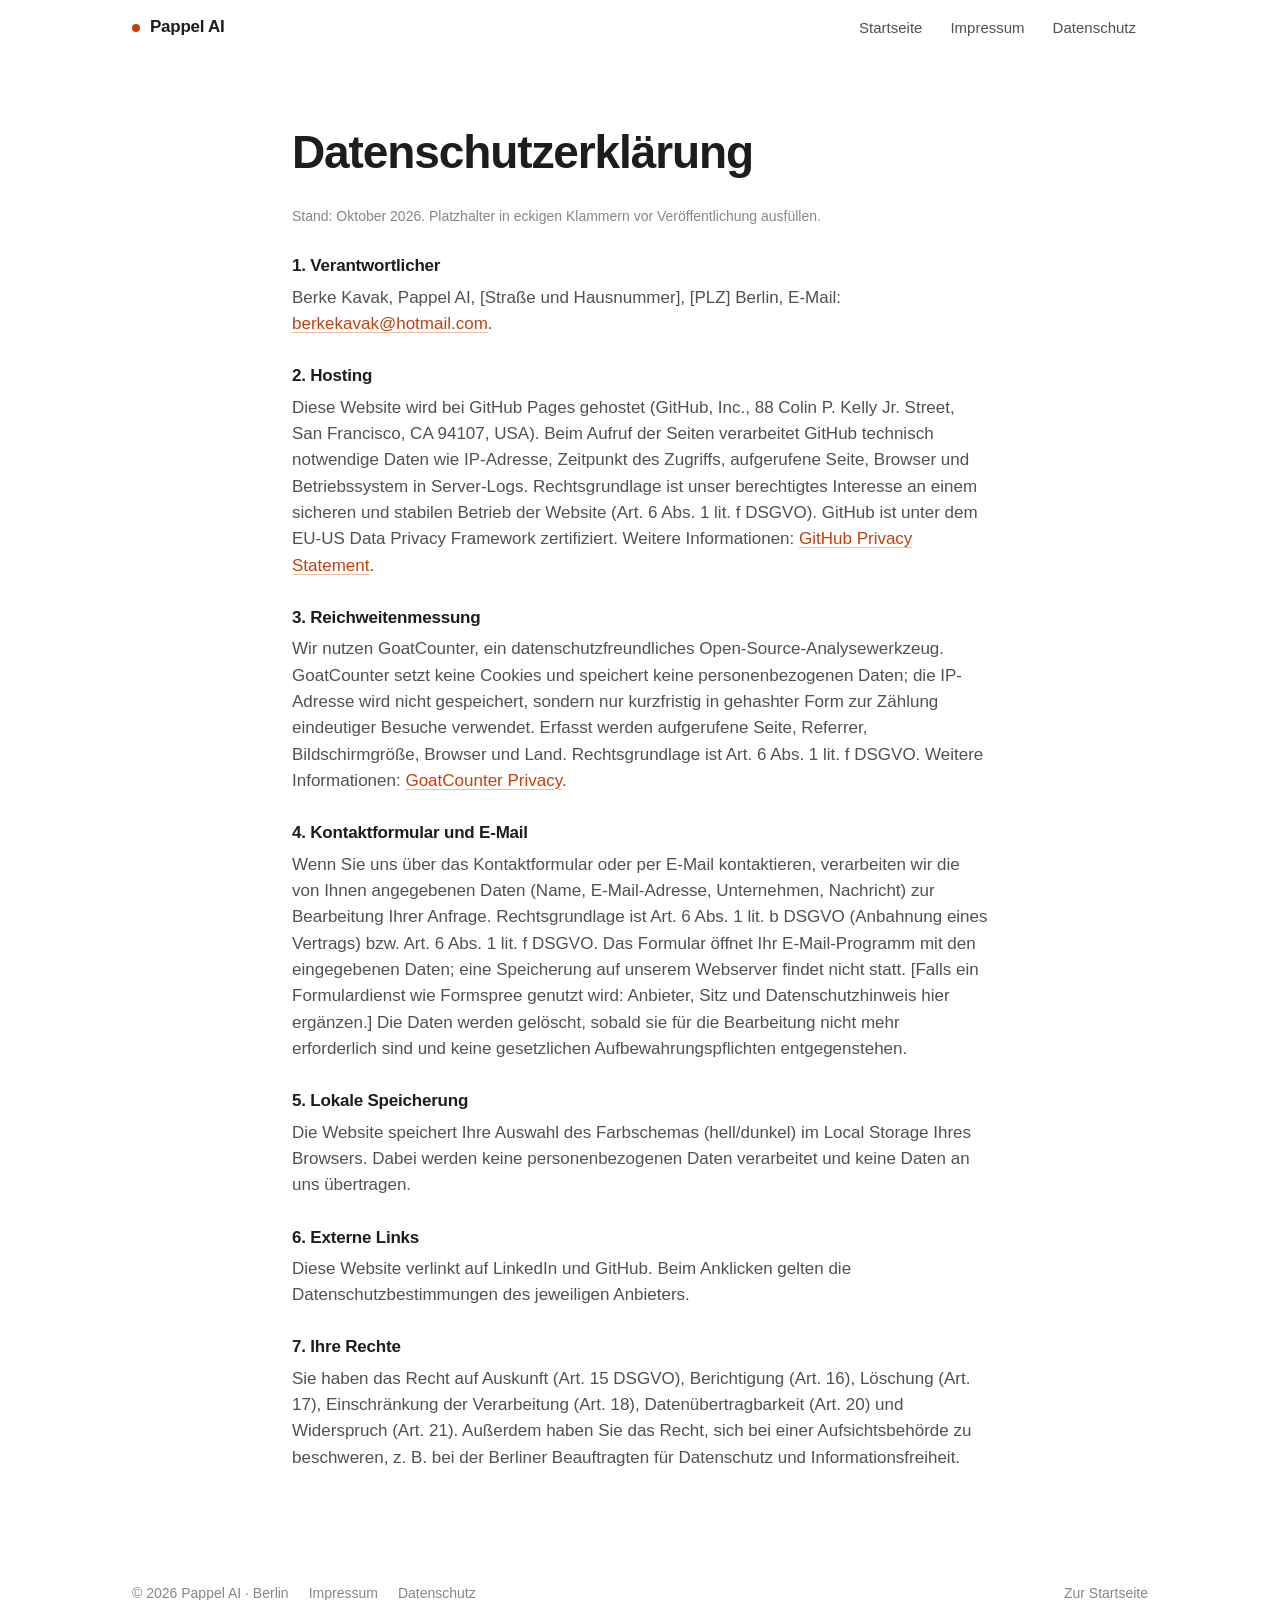
<file: datenschutz/index.html>
<!doctype html>
<html lang="de">
<head>
<meta charset="utf-8">
<meta name="viewport" content="width=device-width, initial-scale=1, viewport-fit=cover">
<meta name="color-scheme" content="light dark">
<title>Datenschutzerklärung · Pappel AI</title>
<meta name="robots" content="noindex">
<link rel="canonical" href="https://berkekavak.com/datenschutz/">
<script>
(function(){try{var t=localStorage.getItem('theme');if(t==='dark'||t==='light'){document.documentElement.setAttribute('data-theme',t);}}catch(e){}})();
</script>
<link rel="stylesheet" href="../assets/site.css">
</head>
<body>
<nav class="nav" id="nav" aria-label="Hauptnavigation">
  <div class="wrap">
    <a class="brand" href="../"><span class="dot" aria-hidden="true"></span>Pappel AI</a>
    <div class="nav-links" style="margin-left:auto"><a href="../">Startseite</a><a href="../impressum/">Impressum</a><a href="../datenschutz/">Datenschutz</a></div>
  </div>
</nav>
<main id="main">
  <section class="legal">
    <div class="wrap">
      <h1 class="h2">Datenschutzerklärung</h1>
      
<p class="fine">Stand: Oktober 2026. Platzhalter in eckigen Klammern vor Veröffentlichung ausfüllen.</p>
<h2 class="h3">1. Verantwortlicher</h2>
<p>Berke Kavak, Pappel AI, [Straße und Hausnummer], [PLZ] Berlin, E-Mail: <a href="mailto:berkekavak@hotmail.com">berkekavak@hotmail.com</a>.</p>
<h2 class="h3">2. Hosting</h2>
<p>Diese Website wird bei GitHub Pages gehostet (GitHub, Inc., 88 Colin P. Kelly Jr. Street, San Francisco, CA 94107, USA). Beim Aufruf der Seiten verarbeitet GitHub technisch notwendige Daten wie IP-Adresse, Zeitpunkt des Zugriffs, aufgerufene Seite, Browser und Betriebssystem in Server-Logs. Rechtsgrundlage ist unser berechtigtes Interesse an einem sicheren und stabilen Betrieb der Website (Art. 6 Abs. 1 lit. f DSGVO). GitHub ist unter dem EU-US Data Privacy Framework zertifiziert. Weitere Informationen: <a href="https://docs.github.com/de/site-policy/privacy-policies/github-general-privacy-statement" rel="noopener">GitHub Privacy Statement</a>.</p>
<h2 class="h3">3. Reichweitenmessung</h2>
<p>Wir nutzen GoatCounter, ein datenschutzfreundliches Open-Source-Analysewerkzeug. GoatCounter setzt keine Cookies und speichert keine personenbezogenen Daten; die IP-Adresse wird nicht gespeichert, sondern nur kurzfristig in gehashter Form zur Zählung eindeutiger Besuche verwendet. Erfasst werden aufgerufene Seite, Referrer, Bildschirmgröße, Browser und Land. Rechtsgrundlage ist Art. 6 Abs. 1 lit. f DSGVO. Weitere Informationen: <a href="https://www.goatcounter.com/help/privacy" rel="noopener">GoatCounter Privacy</a>.</p>
<h2 class="h3">4. Kontaktformular und E-Mail</h2>
<p>Wenn Sie uns über das Kontaktformular oder per E-Mail kontaktieren, verarbeiten wir die von Ihnen angegebenen Daten (Name, E-Mail-Adresse, Unternehmen, Nachricht) zur Bearbeitung Ihrer Anfrage. Rechtsgrundlage ist Art. 6 Abs. 1 lit. b DSGVO (Anbahnung eines Vertrags) bzw. Art. 6 Abs. 1 lit. f DSGVO. Das Formular öffnet Ihr E-Mail-Programm mit den eingegebenen Daten; eine Speicherung auf unserem Webserver findet nicht statt. [Falls ein Formulardienst wie Formspree genutzt wird: Anbieter, Sitz und Datenschutzhinweis hier ergänzen.] Die Daten werden gelöscht, sobald sie für die Bearbeitung nicht mehr erforderlich sind und keine gesetzlichen Aufbewahrungspflichten entgegenstehen.</p>
<h2 class="h3">5. Lokale Speicherung</h2>
<p>Die Website speichert Ihre Auswahl des Farbschemas (hell/dunkel) im Local Storage Ihres Browsers. Dabei werden keine personenbezogenen Daten verarbeitet und keine Daten an uns übertragen.</p>
<h2 class="h3">6. Externe Links</h2>
<p>Diese Website verlinkt auf LinkedIn und GitHub. Beim Anklicken gelten die Datenschutzbestimmungen des jeweiligen Anbieters.</p>
<h2 class="h3">7. Ihre Rechte</h2>
<p>Sie haben das Recht auf Auskunft (Art. 15 DSGVO), Berichtigung (Art. 16), Löschung (Art. 17), Einschränkung der Verarbeitung (Art. 18), Datenübertragbarkeit (Art. 20) und Widerspruch (Art. 21). Außerdem haben Sie das Recht, sich bei einer Aufsichtsbehörde zu beschweren, z. B. bei der Berliner Beauftragten für Datenschutz und Informationsfreiheit.</p>

    </div>
  </section>
</main>
<footer>
  <div class="wrap">
    <span>© 2026 Pappel AI · Berlin</span>
    <a href="../impressum/">Impressum</a>
    <a href="../datenschutz/">Datenschutz</a>
    <a class="up" href="../">Zur Startseite</a>
  </div>
</footer>
</body>
</html>
</file>
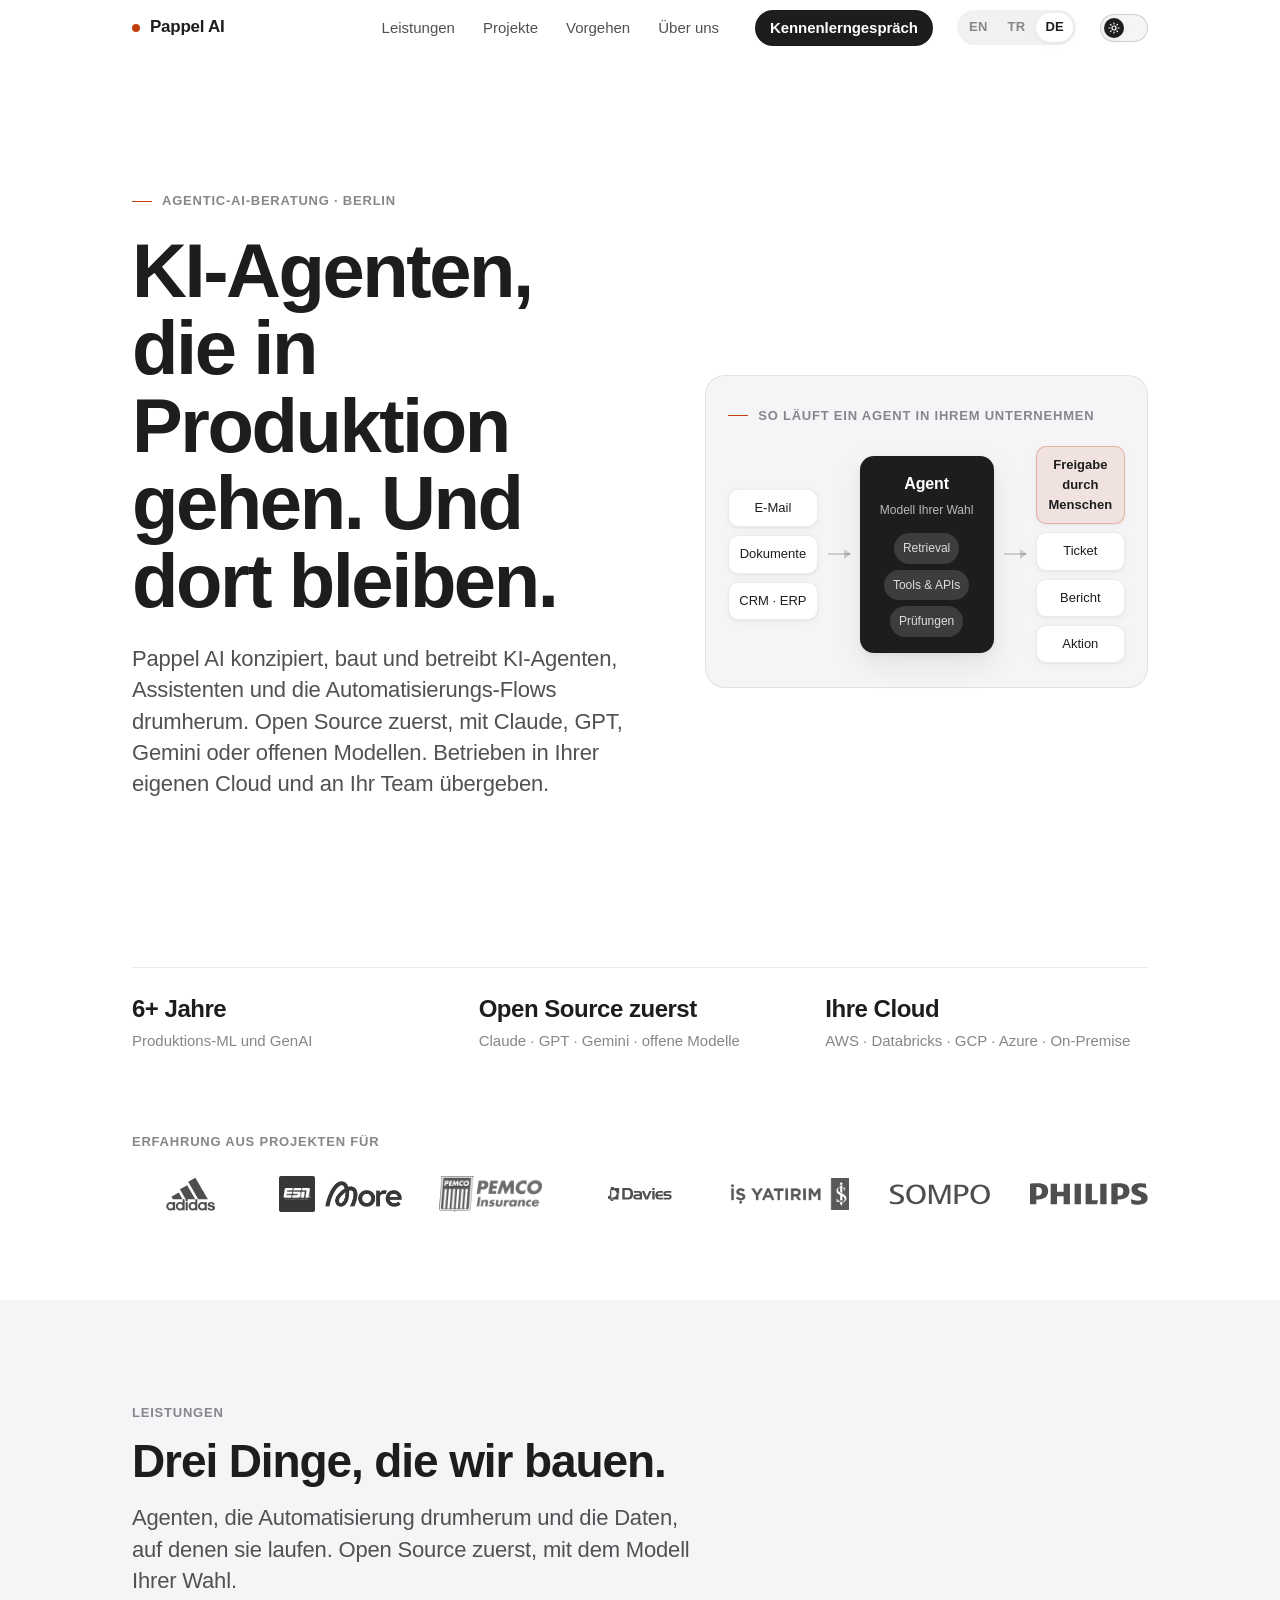
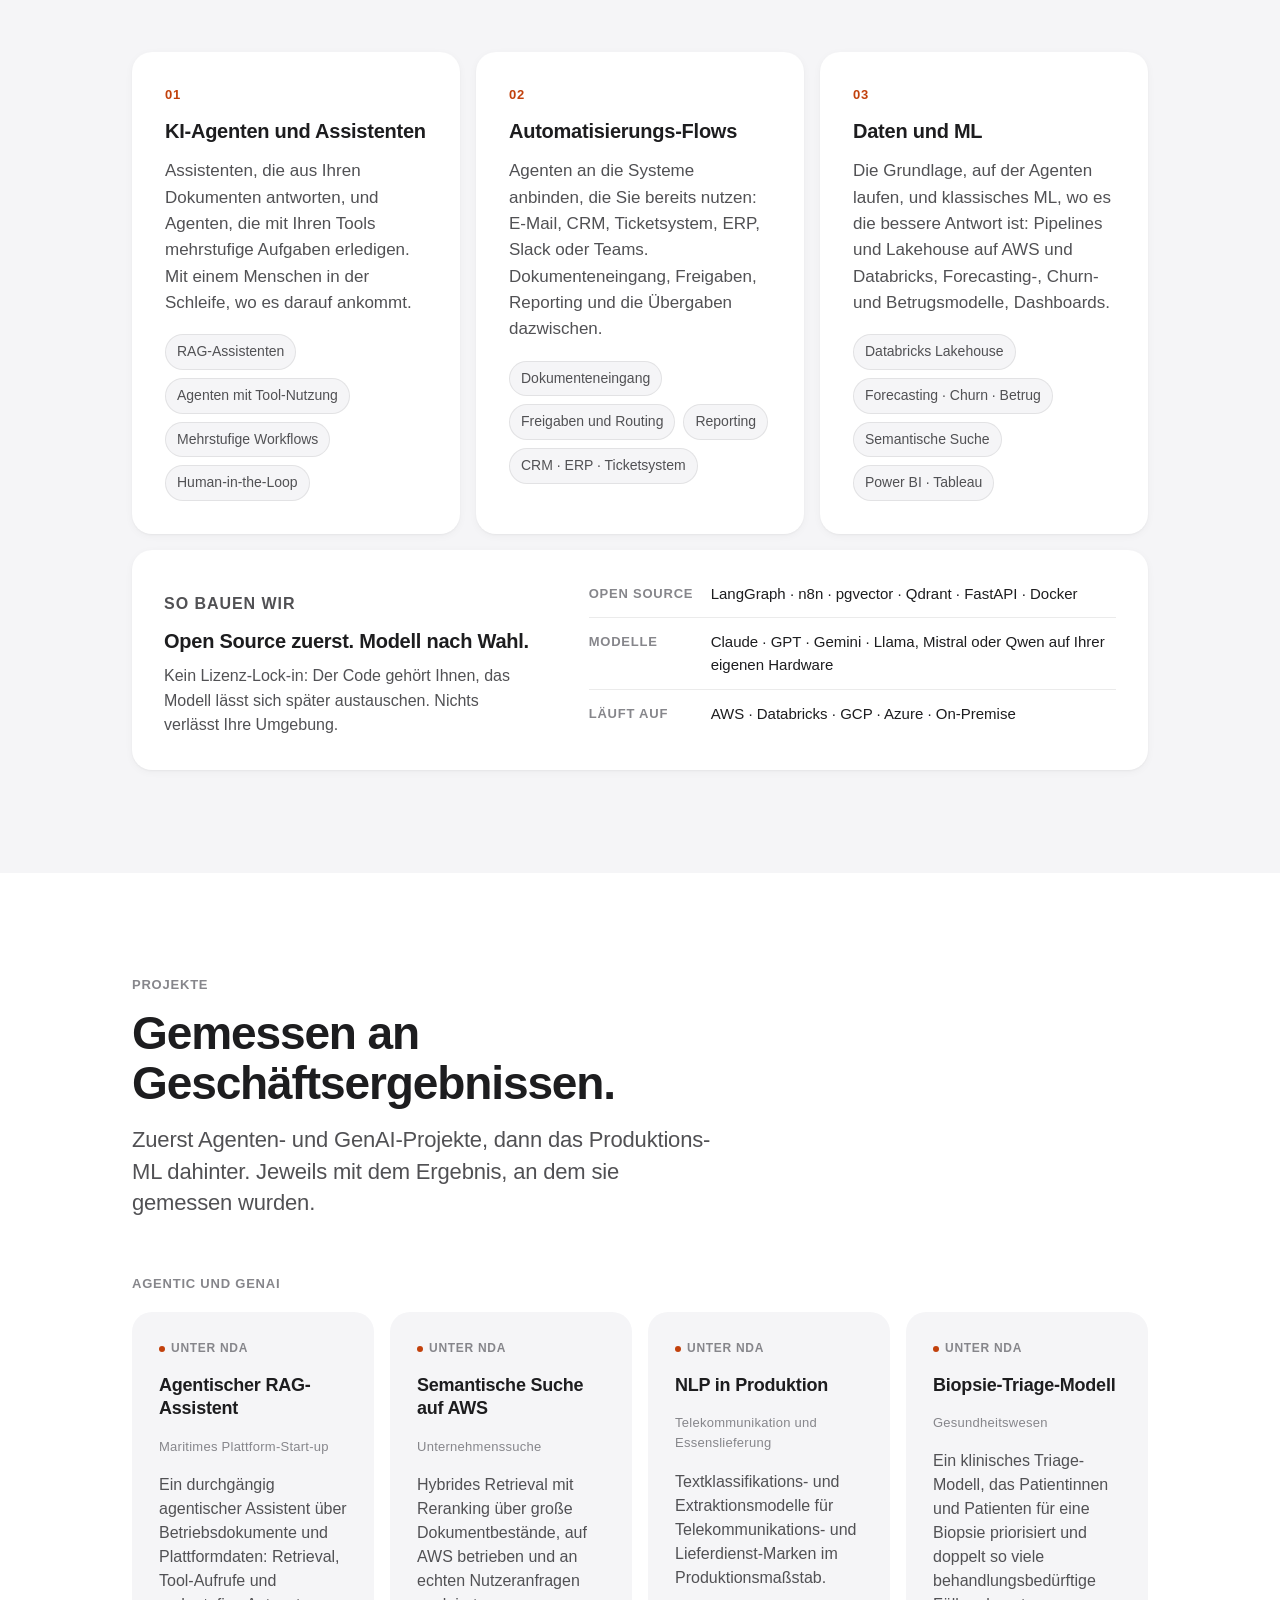
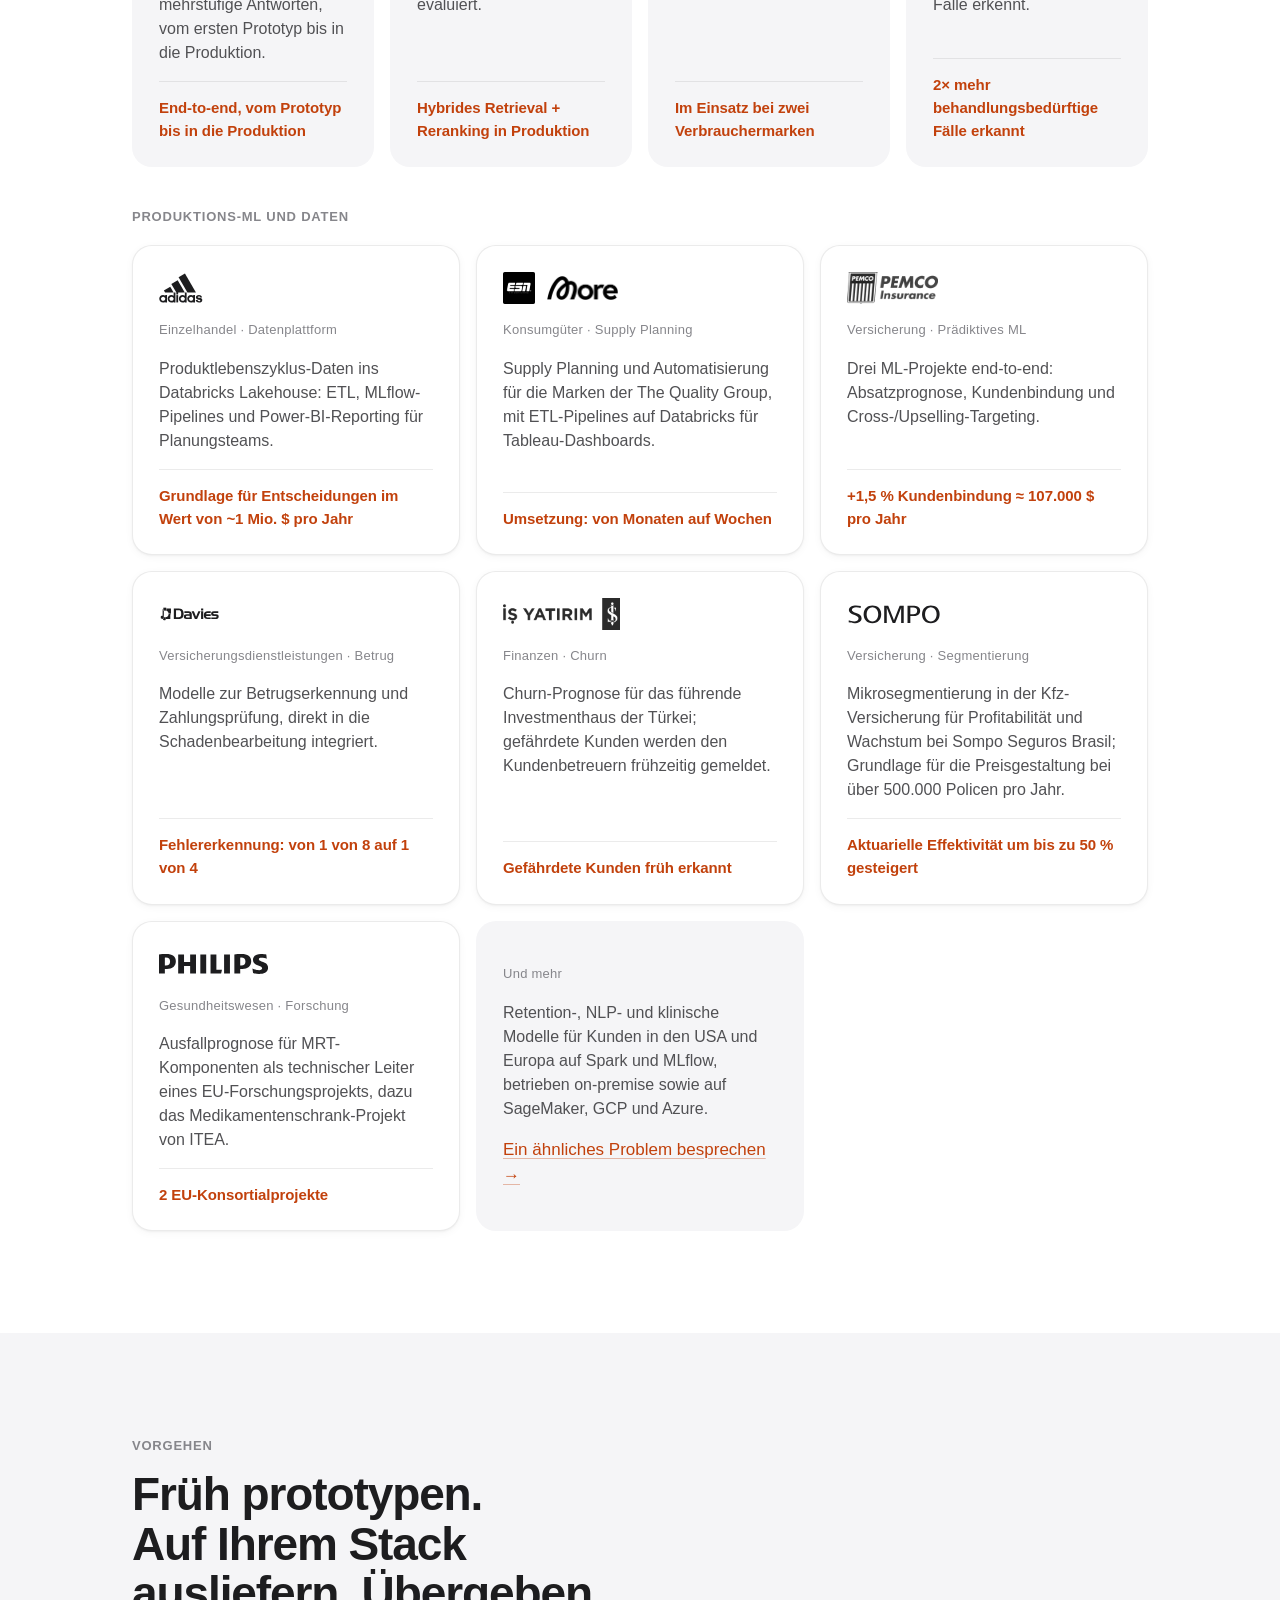
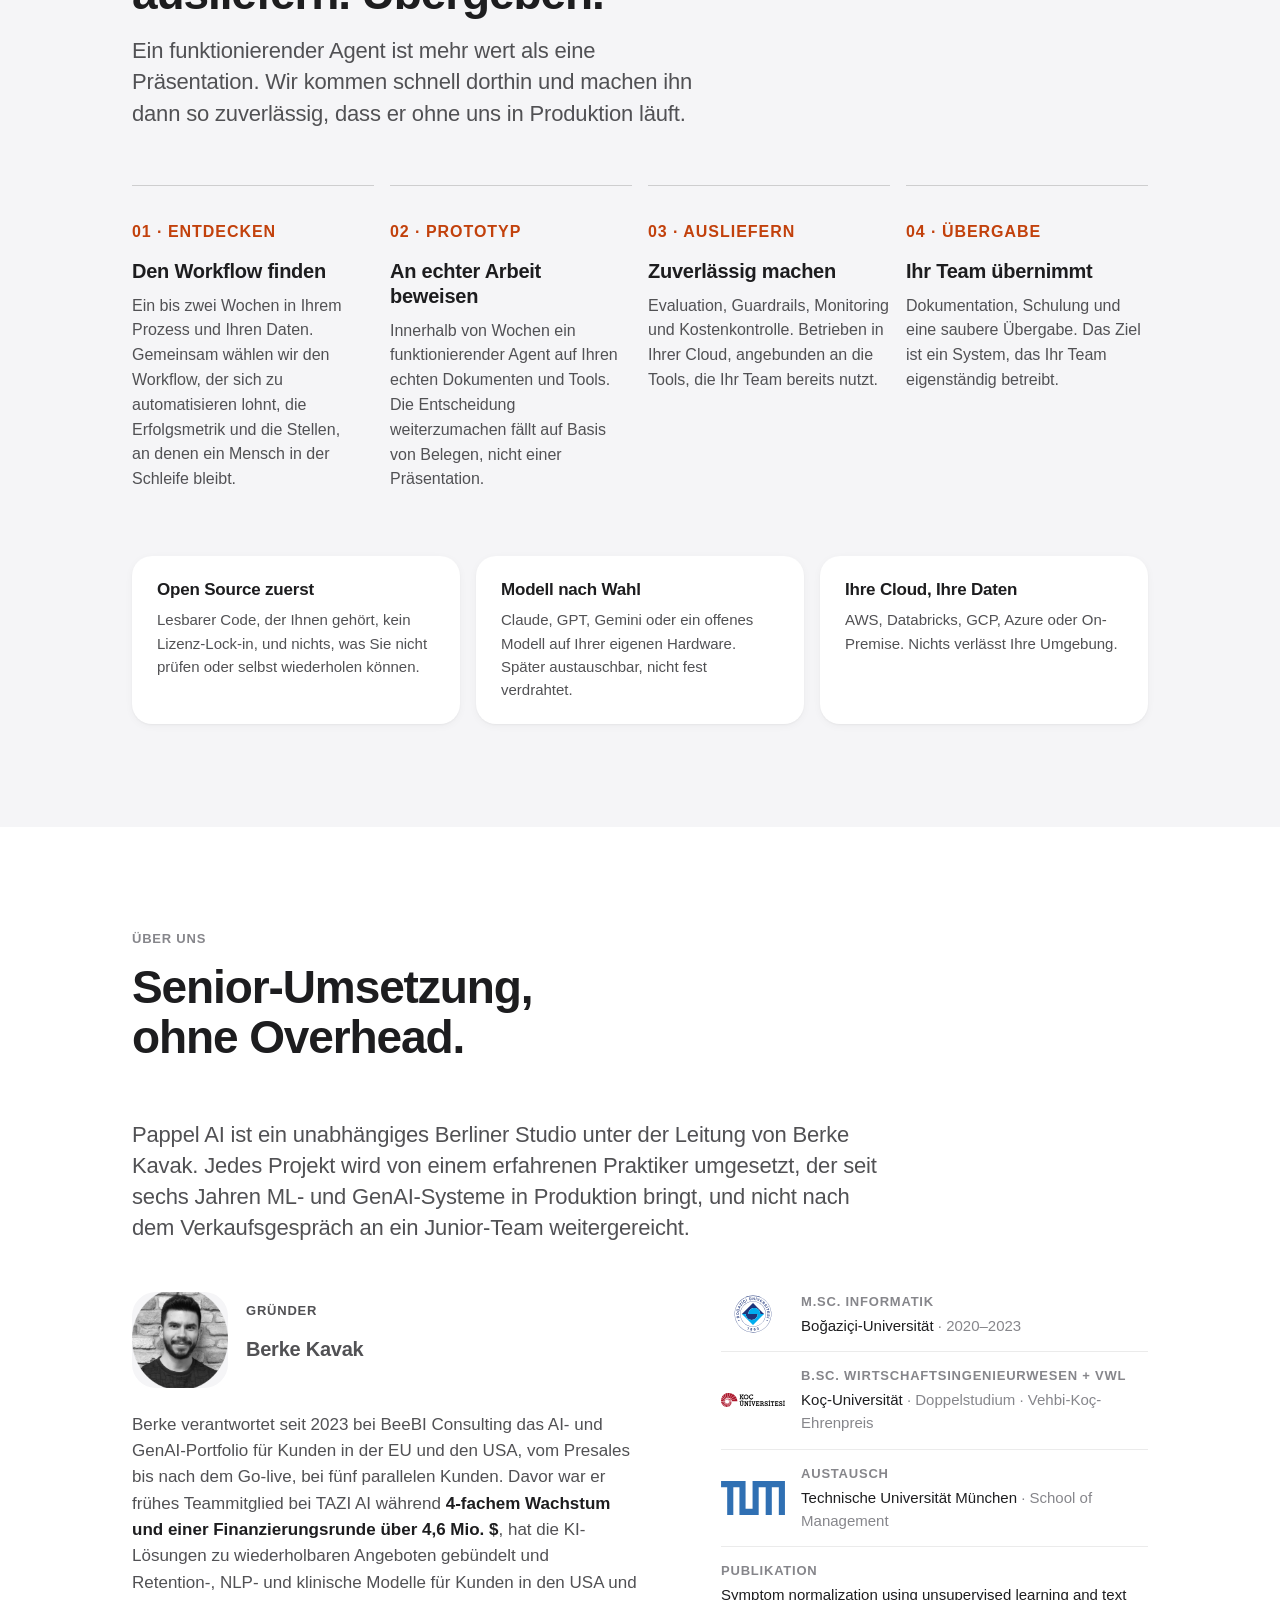
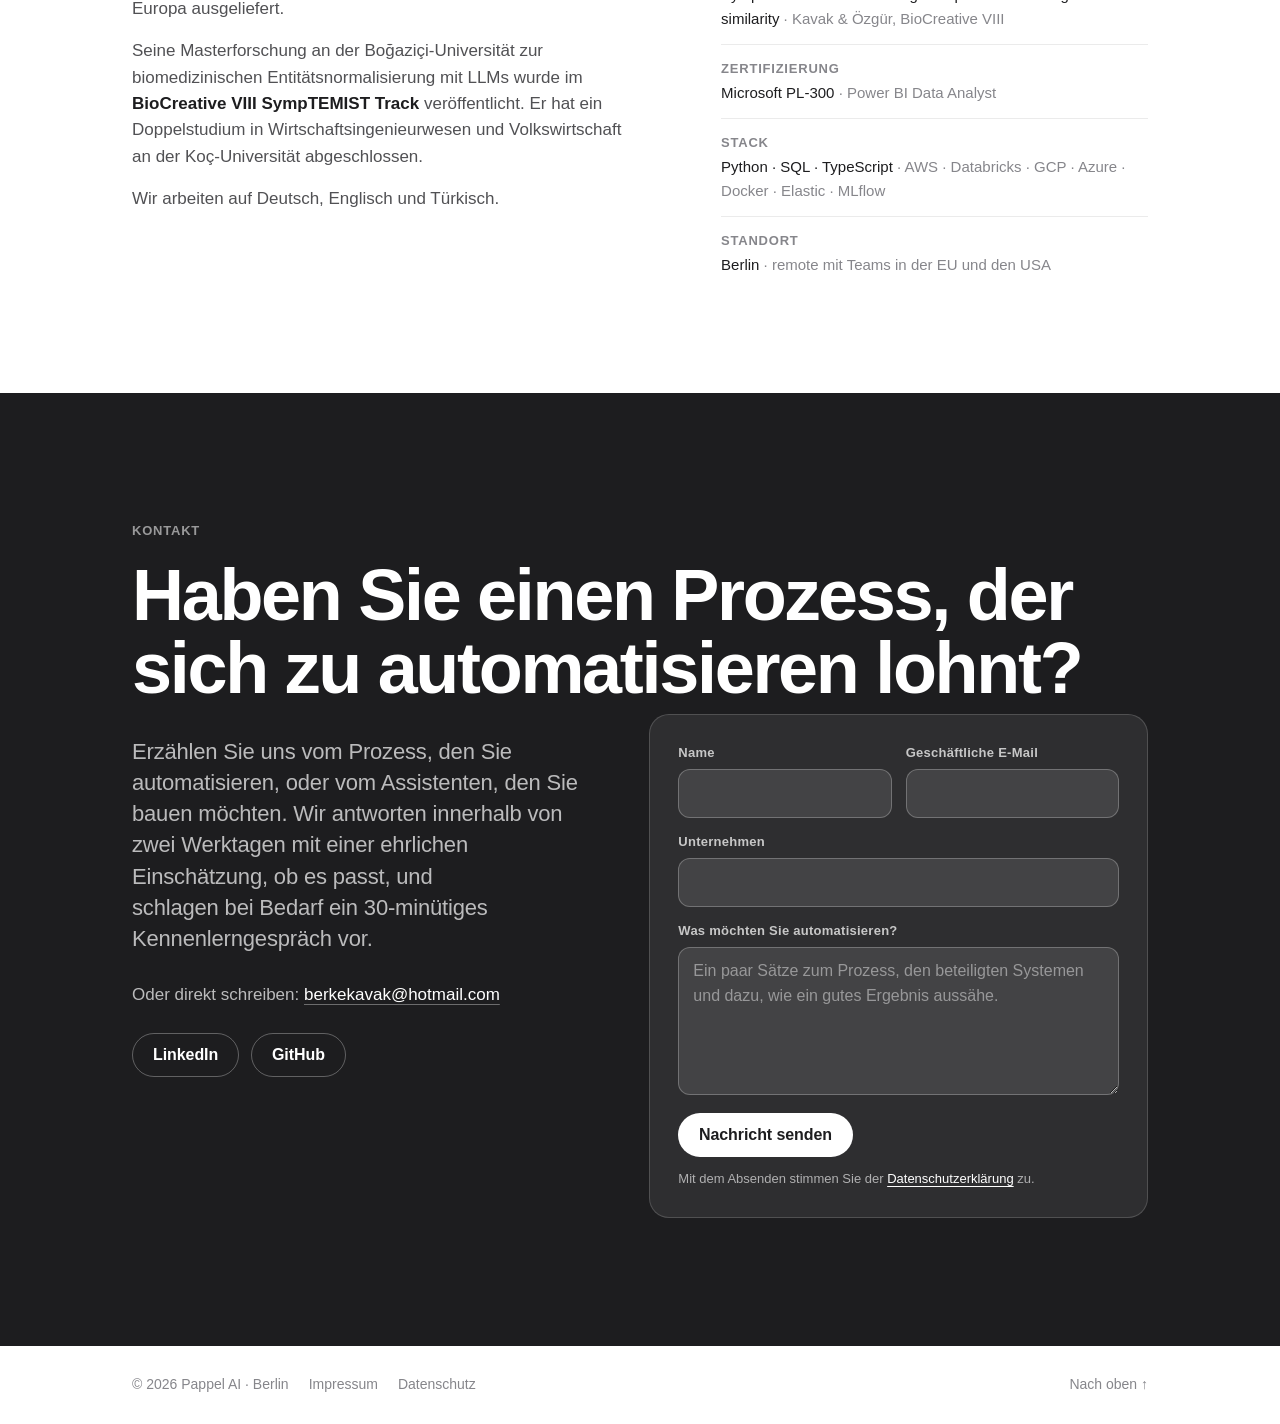
<file: de/index.html>
<!doctype html>
<html lang="de">
<head>
<meta charset="utf-8">
<meta name="viewport" content="width=device-width, initial-scale=1, viewport-fit=cover">
<meta name="color-scheme" content="light dark">
<title>Pappel AI · Agentic-AI-Beratung, Berlin</title>
<meta name="description" content="Pappel AI ist eine Berliner Beratung für agentische KI. Wir konzipieren, bauen und betreiben KI-Agenten, Assistenten und Automatisierungs-Flows für mittelständische Unternehmen. Open Source zuerst, mit Claude, GPT, Gemini oder offenen Modellen, in Ihrer eigenen Cloud.">
<meta property="og:title" content="Pappel AI · Agentic-AI-Beratung">
<meta property="og:description" content="KI-Agenten und Automatisierungs-Flows, die in Produktion gehen und dort bleiben. Open Source zuerst, Modell nach Wahl, in Ihrer eigenen Cloud.">
<meta property="og:type" content="website">
<meta property="og:locale" content="de_DE">
<meta property="og:url" content="https://berkekavak.com/de/">
<meta property="og:image" content="https://berkekavak.com/assets/berke-kavak.webp">
<link rel="canonical" href="https://berkekavak.com/de/">
<link rel="alternate" hreflang="en" href="https://berkekavak.com/">
<link rel="alternate" hreflang="tr" href="https://berkekavak.com/tr/">
<link rel="alternate" hreflang="de" href="https://berkekavak.com/de/">
<link rel="alternate" hreflang="x-default" href="https://berkekavak.com/">
<link rel="icon" href="data:image/svg+xml,%3Csvg xmlns='http://www.w3.org/2000/svg' viewBox='0 0 64 64'%3E%3Crect width='64' height='64' rx='14' fill='%2317140F'/%3E%3Ctext x='50%25' y='54%25' dominant-baseline='middle' text-anchor='middle' font-family='-apple-system,Segoe UI,sans-serif' font-weight='700' font-size='34' fill='%23fff'%3EB%3C/text%3E%3C/svg%3E">
<script>
/* Apply the stored theme before first paint to avoid a flash. */
(function(){try{var t=localStorage.getItem('theme');if(t==='dark'||t==='light'){document.documentElement.setAttribute('data-theme',t);}}catch(e){}})();
</script>
<link rel="stylesheet" href="../assets/site.css">
</head>
<body>

<a class="brand" style="position:absolute;left:-9999px" href="#main">Zum Inhalt springen</a>

<nav class="nav" id="nav" aria-label="Hauptnavigation">
  <div class="wrap">
    <a class="brand" href="#top"><span class="dot" aria-hidden="true"></span>Pappel AI</a>
    <div class="nav-links"><a href="#services">Leistungen</a><a href="#work">Projekte</a><a href="#approach">Vorgehen</a><a href="#about">Über uns</a></div>
    <a class="btn btn-primary nav-cta" href="#contact">Kennenlerngespräch</a>
    <div class="lang" aria-label="Sprache"><a href="../" lang="en" hreflang="en">EN</a><a href="../tr/" lang="tr" hreflang="tr">TR</a><a href="../de/" aria-current="page" lang="de" hreflang="de">DE</a></div>
    <button class="switch" id="theme" type="button" aria-label="Dunkelmodus umschalten" aria-pressed="false">
      <span class="knob" id="knob" aria-hidden="true">
        <svg class="sun" viewBox="0 0 24 24" fill="none" stroke="currentColor" stroke-width="2.4" stroke-linecap="round"><circle cx="12" cy="12" r="4"/><path d="M12 2v2M12 20v2M4.9 4.9l1.4 1.4M17.7 17.7l1.4 1.4M2 12h2M20 12h2M4.9 19.1l1.4-1.4M17.7 6.3l1.4-1.4"/></svg>
        <svg class="moon" viewBox="0 0 24 24" fill="currentColor"><path d="M21 12.8A9 9 0 1 1 11.2 3a7 7 0 0 0 9.8 9.8z"/></svg>
      </span>
    </button>
    <button class="menu-btn" id="menu-btn" type="button" aria-label="Menü öffnen" data-open="Menü öffnen" data-close="Menü schließen" aria-expanded="false" aria-controls="sheet">
      <svg class="bars" viewBox="0 0 24 24" fill="none" stroke="currentColor" stroke-width="2" stroke-linecap="round"><path d="M4 7h16M4 12h16M4 17h16"/></svg>
      <svg class="x" viewBox="0 0 24 24" fill="none" stroke="currentColor" stroke-width="2" stroke-linecap="round"><path d="M6 6l12 12M18 6L6 18"/></svg>
    </button>
  </div>
</nav>
<div class="scrim" id="scrim" aria-hidden="true"></div>
<div class="sheet" id="sheet" role="dialog" aria-label="Menü" aria-modal="false">
  <a href="#services">Leistungen</a><a href="#work">Projekte</a><a href="#approach">Vorgehen</a><a href="#about">Über uns</a>
  <a class="btn btn-primary" href="#contact">Kennenlerngespräch</a>
  <div class="lang" aria-label="Sprache"><a href="../" lang="en" hreflang="en">EN</a><a href="../tr/" lang="tr" hreflang="tr">TR</a><a href="../de/" aria-current="page" lang="de" hreflang="de">DE</a></div>
</div>

<main id="main">
  <header class="hero" id="top">
    <div class="wrap">
      <div class="hero-grid">
        <div>
          <p class="label reveal">Agentic-AI-Beratung · Berlin</p>
          <h1 class="display reveal" data-delay="1">KI-Agenten, die in Produktion gehen. Und dort bleiben.</h1>
          <p class="lead reveal" data-delay="2">Pappel AI konzipiert, baut und betreibt KI-Agenten, Assistenten und die Automatisierungs-Flows drumherum. Open Source zuerst, mit Claude, GPT, Gemini oder offenen Modellen. Betrieben in Ihrer eigenen Cloud und an Ihr Team übergeben.</p>
          <div class="hero-actions reveal" data-delay="3">
            <a class="btn btn-primary" href="#contact">Kennenlerngespräch buchen</a>
            <a class="btn btn-ghost" href="#work">Projekte ansehen <svg viewBox="0 0 24 24" fill="none" stroke="currentColor" stroke-width="2.2" stroke-linecap="round" stroke-linejoin="round" aria-hidden="true"><path d="M12 5v14M5 12l7 7 7-7"/></svg></a>
          </div>
        </div>
        <figure class="diagram reveal" data-delay="2" aria-label="So läuft ein Agent in Ihrem Unternehmen"><figcaption class="label">So läuft ein Agent in Ihrem Unternehmen</figcaption><div class="dg-flow"><div class="dg-col"><span class="dg-chip">E-Mail</span><span class="dg-chip">Dokumente</span><span class="dg-chip">CRM · ERP</span></div><div class="dg-arrow" aria-hidden="true"></div><div class="dg-agent"><b>Agent</b><small>Modell Ihrer Wahl</small><div class="dg-tools"><span class="dg-chip soft">Retrieval</span><span class="dg-chip soft">Tools &amp; APIs</span><span class="dg-chip soft">Prüfungen</span></div></div><div class="dg-arrow" aria-hidden="true"></div><div class="dg-col"><span class="dg-chip human">Freigabe durch Menschen</span><span class="dg-chip">Ticket</span><span class="dg-chip">Bericht</span><span class="dg-chip">Aktion</span></div></div></figure>
      </div>
      <div class="hero-meta reveal" data-delay="3"><div><b>6+ Jahre</b><span>Produktions-ML und GenAI</span></div><div><b>Open Source zuerst</b><span>Claude · GPT · Gemini · offene Modelle</span></div><div><b>Ihre Cloud</b><span>AWS · Databricks · GCP · Azure · On-Premise</span></div></div>
    </div>
  </header>

  <div class="logos">
    <div class="wrap">
      <p class="label reveal">Erfahrung aus Projekten für</p>
      <div class="logo-row reveal" data-delay="1"><div title="adidas"><svg class="mark" role="img" aria-label="adidas" viewBox="0 0 725 500" xmlns="http://www.w3.org/2000/svg"><g transform="translate(-60,-430)" style="fill:currentColor"><path d="M 533.9435,756.70465 386.43318,500.34377 492.40483,439.4751 l 183.4283,317.22955 -141.88963,0" /><path d="m 141.03958,720.78673 105.97165,-61.27985 56.07037,97.19777 -141.47831,0 -20.56371,-35.91792" /><path d="m 349.00724,920.25463 30.16006,0 0,-122.01125 -30.16006,0 0,122.01125 z" /><path d="m 726.96825,923.13364 c -33.72452,0 -54.01413,-17.4106 -55.11081,-41.95001 l 31.80529,0 c 0,7.67715 4.79819,18.91861 25.36192,19.32994 13.70913,0 20.15239,-8.08849 20.15239,-14.12047 -0.82261,-9.59639 -12.88668,-10.419 -25.7732,-12.47534 -12.88652,-2.0564 -23.85386,-4.38692 -31.80518,-8.49966 -10.14488,-5.20948 -16.99942,-16.45093 -16.99942,-29.33745 0,-21.79767 18.91861,-39.07105 50.44967,-39.07105 30.57139,0 49.90133,16.03964 51.95773,39.8935 l -30.70861,0 c -0.27412,-6.44326 -1.5079,-16.58798 -19.60405,-16.58798 -12.20113,0 -20.28946,2.46752 -20.97501,10.96733 0,12.47519 25.36202,11.65274 45.10314,16.86211 18.9186,4.7983 30.98267,16.58814 30.98267,33.03907 0,30.29727 -24.53941,41.95001 -54.83653,41.95001" /><path d="m 265.24438,611.93622 105.97165,-61.14278 118.85823,205.91121 -110.90696,0 0,30.16006 -30.16006,0 0,-30.29712 -83.76286,-144.63137" /><path d="m 267.98623,923.13364 c -35.09542,0 -63.61043,-28.65221 -63.61043,-63.33619 0,-35.09547 28.51501,-62.78785 63.61043,-62.78785 13.29786,0 25.36187,3.56425 35.91793,10.83012 l 0,-51.13507 30.16011,0 0,163.54998 -30.16011,0 0,-8.08833 c -10.55606,6.85459 -22.62007,10.96734 -35.91793,10.96734 z m -34.68414,-63.33619 c 0,18.9185 16.17678,34.68398 35.50665,34.68398 18.91861,0 35.09542,-15.76548 35.09542,-34.68398 0,-18.91866 -16.17681,-35.09547 -35.09542,-35.09547 -19.32987,0 -35.50665,16.17681 -35.50665,35.09547" /><path d="m 490.89682,756.70465 29.74883,0 0,163.54998 -29.74883,0 0,-8.08833 c -10.14478,6.85459 -22.62007,10.96734 -36.32921,10.96734 -34.68414,0 -63.19913,-28.65221 -63.19913,-63.33619 0,-35.09547 28.51499,-62.78785 63.19913,-62.78785 13.70914,0 25.77315,3.56425 36.32921,10.83012 l 0,-51.13507 z m -70.19079,103.0928 c 0,18.9185 16.17676,34.68398 34.68414,34.68398 19.32989,0 35.50665,-15.76548 35.50665,-34.68398 0,-18.91866 -16.17676,-35.09547 -35.50665,-35.09547 -18.50738,0 -34.68414,16.17681 -34.68414,35.09547" /><path d="m 593.98956,923.13364 c -34.54703,0 -63.19913,-28.65221 -63.19913,-63.33619 0,-35.09547 28.6521,-62.78785 63.19913,-62.78785 13.29791,0 25.7731,3.56425 35.91798,10.83012 l 0,-9.7334 30.16006,0 0,122.14831 -30.16006,0 0,-8.08833 c -10.14488,6.85459 -22.20879,10.96734 -35.91798,10.96734 z m -33.86158,-63.33619 c 0,18.9185 16.17676,34.68398 35.09537,34.68398 18.91866,0 34.68419,-15.76548 34.68419,-34.68398 0,-18.91866 -15.76553,-35.09547 -34.68419,-35.09547 -18.91861,0 -35.09537,16.17681 -35.09537,35.09547" /><path d="m 93.468866,859.79745 c 0,18.9185 16.176784,34.68398 35.095404,34.68398 19.32987,0 35.50666,-15.76548 35.50666,-34.68398 0,-18.91866 -16.17679,-35.09547 -35.50666,-35.09547 -18.91862,0 -35.095404,16.17681 -35.095404,35.09547 z m 34.272844,63.33619 c -34.684124,0 -63.336218,-28.65221 -63.336218,-63.33619 0,-35.09547 28.652094,-62.78785 63.336218,-62.78785 13.29787,0 25.77319,3.56425 36.32922,10.83012 l 0,-9.7334 29.74883,0 0,122.14831 -29.74883,0 0,-8.08833 c -10.14475,6.85459 -22.62008,10.96734 -36.32922,10.96734" /></g></svg></div><div class="pair" title="ESN · More Nutrition"><img class="tile" src="../assets/esn.png" alt="ESN" loading="lazy" width="360" height="360"><img class="word" src="../assets/more-nutrition.png" alt="More Nutrition" loading="lazy" width="576" height="196"></div><div title="PEMCO Insurance"><img src="../assets/pemco.png" alt="PEMCO Insurance" loading="lazy" width="228" height="80"></div><div title="Davies"><svg class="word" role="img" aria-label="Davies" xmlns="http://www.w3.org/2000/svg" xml:space="preserve" viewBox="0 0 1376.4 447.7" version="1.1"><defs /><style type="text/css"> .st0{fill:currentColor;}
</style><g></g><g><g><g><polygon points="109.6,365.4 89.2,344.6 89.2,332.5 112.3,319.1 112.3,294.3 134.7,294.3 134.7,340.7 158.9,340.7 158.9,344.6 138.5,365.4 " class="st0" /><polygon points="108.4,271.7 81,255.6 81,120 93.7,120 93.7,152.1 108.4,152.1 " class="st0" /><path d="M214.6,205.7c-3.9-28.5-21.9-49.5-48.4-56.5l0-49.7h101.5v133h-9.9v-26.7L214.6,205.7z" class="st0" /><path d="M253.7,209.9v126.8l-115.1,0v-42.3c48.6,1.7,80.7-30.3,76.5-84.4H253.7z" class="st0" /><polygon points="74.2,336.7 40.1,316.5 40.2,276.3 74.3,256.3 108.4,276.4 108.3,316.6 " class="st0" /><rect height="65.7" width="64.4" class="st0" y="82.3" x="97.7" /></g><g><path d="M440.3,100c76.1,0,111.4,38.9,111.4,122.6c0,42.8-11.9,73.8-36.2,93.2c-23.1,18.5-45.1,20.8-73.8,20.8H331.9 V100H440.3z M381.6,141.2v154.2h57.7c44.1,0,58-18.8,58-77.1c0-58-13.8-77.1-58-77.1H381.6z" class="st0" /><path d="M662.3,162.9c47.4,0,71.5,22.1,71.5,64.9v108.7H610.6c-34.6,0-53.7-18.1-53.7-50.1 c0-40.2,20.8-55.4,69.2-55.4h60.3c0-1.6,0-3,0-4.3c0-22.1-12.5-28-41.5-28h-76.4v-35.9H662.3z M686.7,301.7v-35.9h-54 c-19.4,0-28.3,4-28.3,19.4c0,14.5,8.2,16.5,25,16.5H686.7z" class="st0" /><path d="M781.1,162.9l48.1,123.2l51.1-123.2h49.4l-77.1,173.6h-49.4l-73.5-173.6H781.1z" class="st0" /><path d="M942.1,143.2V100h48.1v43.2H942.1z M942.1,336.6V162.9h48.1v173.6H942.1z" class="st0" /><path d="M1003.3,249.9c0-56.7,29.7-87,87.3-87h66.9v36.2h-60.6c-29.3,0-41.8,4.9-42.8,32.6h103.5V268h-103.5 c1,28.7,12.8,32.3,42.5,32.3h61v36.2h-66.9C1033,336.6,1003.3,306.9,1003.3,249.9z" class="st0" /><path d="M1267.1,300.3c16.5,0,24.7-4.6,24.7-16.8c0-12.2-8.2-17.1-24.7-17.1h-39.5c-42.2,0-60-8.6-60-49.1 c0-37.2,19.4-54.4,61.3-54.4h98.5v36.2h-81.1c-20.8,0-31.6,1.3-31.6,15.8c0,10.9,6.9,15.5,21.7,15.5h41.5 c38.2,0,58.3,18.5,58.3,51.7c0,32.6-20.1,54.4-47.4,54.4h-118.3v-36.2H1267.1z" class="st0" /></g></g></g><g></g></svg></div><div title="İş Yatırım"><img src="../assets/is-yatirim.png" alt="İş Yatırım" loading="lazy" width="720" height="197"></div><div title="Sompo"><svg class="word" role="img" aria-label="Sompo" xmlns="http://www.w3.org/2000/svg" viewBox="70 20 122 26"><g fill="currentColor"><path d="M138.464,22.138L131.049,41.084L123.634,22.138L118.366,22.138L118.366,44.684L121.701,44.684L121.701,24.972L129.43,44.684L132.68,44.684L140.398,24.972L140.398,44.684L143.736,44.684L143.736,22.138L138.464,22.138Z" style="fill-rule:nonzero;"/><path d="M72.354,41.207C74.376,42.125 76.817,42.785 79.344,42.785C82.148,42.785 84.995,41.678 84.995,38.973C84.995,36.712 82.73,35.479 79.889,34.414L77.848,33.62C75.111,32.541 72.438,30.924 72.438,27.887C72.438,23.587 77.284,21.806 81.66,21.806C83.978,21.806 85.89,22.077 87.997,22.677L87.733,25.138C85.933,24.497 83.884,24.063 81.726,24.063C78.937,24.063 76.349,25.167 76.349,27.511C76.349,29.365 78.224,30.375 80.778,31.364L82.758,32.143C86.089,33.389 88.99,35.108 88.99,38.477C88.99,42.84 84.783,45.039 79.567,45.039C77.365,45.039 74.132,44.516 72.143,43.833L72.354,41.207Z" style="fill-rule:nonzero;"/><path d="M152.343,33.362L155.93,33.362C159.239,33.362 161.259,31.629 161.259,28.66C161.259,25.695 159.013,24.43 155.93,24.43L152.343,24.43L152.343,33.362ZM148.67,44.685L148.67,22.143L155.691,22.143C160.632,22.143 165.125,23.592 165.125,28.628C165.125,33.868 160.668,35.691 155.432,35.691L152.343,35.691L152.343,44.684L148.67,44.684L148.67,44.685Z" style="fill-rule:nonzero;"/><path d="M178.979,42.633C184.375,42.633 186.517,37.622 186.517,33.431C186.517,29.231 184.413,24.224 178.979,24.224C173.661,24.224 171.442,29.323 171.442,33.431C171.442,37.533 173.583,42.633 178.979,42.633M167.535,33.431C167.535,27.125 171.39,21.791 178.979,21.791C186.72,21.791 190.424,26.869 190.424,33.431C190.424,39.995 186.497,45.07 178.979,45.07C171.462,45.07 167.535,39.736 167.535,33.431" style="fill-rule:nonzero;"/><path d="M103.042,42.633C108.441,42.633 110.583,37.622 110.583,33.431C110.583,29.231 108.478,24.224 103.042,24.224C97.722,24.224 95.507,29.323 95.507,33.431C95.506,37.533 97.645,42.633 103.042,42.633M91.599,33.431C91.599,27.125 95.452,21.791 103.042,21.791C110.783,21.791 114.487,26.869 114.487,33.431C114.487,39.995 110.56,45.07 103.042,45.07C95.524,45.07 91.599,39.736 91.599,33.431" style="fill-rule:nonzero;"/></g></svg></div><div title="Philips"><svg class="word" role="img" aria-label="Philips" viewBox="0 0 499.76 91.636" xmlns="http://www.w3.org/2000/svg" version="1.0"><defs><clipPath><path d="m0 595.28h841.89v-595.28h-841.89v595.28z"/></clipPath></defs><g transform="translate(-127.26 -383.69)"><g transform="matrix(1.25 0 0 -1.25 -154.36 849.47)"><g clip-path="url(#clipPath2855)"><path d="m360.92 371.16h-21.48v-27.97h-22.36v27.97h-21.48v-70.37h21.48v27.68h22.36v-27.68h21.48v70.37zm74.72-56.23v56.23h-21.48v-70.37h38.84l3.23 14.14h-20.59zm-37.36 56.23h-21.48v-70.37h21.48v70.37zm87.08 0h-21.47v-70.37h21.47v70.37zm105.9-17.96c0 3.83 3.83 5.6 10 5.6 6.77 0 14.13-1.48 19.13-3.55l-1.76 15.32c-5.6 1.18-10.6 2.06-19.71 2.06-17.36 0-29.13-6.85-29.13-21.2 0-24.73 33.55-19.73 33.55-31.21 0-4.41-3.25-6.76-11.19-6.76-7.05 0-17.95 2.35-24.42 5.59l2.36-16.2c6.47-2.36 15.29-3.53 22.36-3.53 17.94 0 32.65 5.89 32.65 23.56 0 23.54-33.84 19.13-33.84 30.32m-60.59-35.63c19.99 0 32.65 10.31 32.65 28.27 0 19.72-13.53 26.79-35.6 26.79-8.53 0-18.83-0.59-26.18-1.47v-70.37h21.48v16.78h7.65zm11.47 27.97c0-9.12-4.41-15.31-15.6-15.31h-3.52v29.08c1.25 0.07 2.42 0.07 3.52 0.07 10.59 0 15.6-5 15.6-13.84m-287.72-27.97c20 0 32.65 10.31 32.65 28.27 0 19.72-13.53 26.79-35.59 26.79-8.54 0-18.83-0.59-26.19-1.47v-70.37h21.48v16.78h7.65zm11.48 27.97c0-9.12-4.42-15.31-15.6-15.31h-3.53v29.08c1.25 0.07 2.43 0.07 3.53 0.07 10.59 0 15.6-5 15.6-13.84" fill="currentColor"/></g></g></g></svg></div></div>
    </div>
  </div>

  <section id="services" class="alt">
    <div class="wrap">
      <div class="sec-head">
        <p class="label reveal">Leistungen</p>
        <h2 class="h2 reveal" data-delay="1">Drei Dinge, die wir bauen.</h2>
        <p class="lead reveal" data-delay="2">Agenten, die Automatisierung drumherum und die Daten, auf denen sie laufen. Open Source zuerst, mit dem Modell Ihrer Wahl.</p>
      </div>
      <div class="grid-3"><article class="card reveal"><span class="num">01</span><h3 class="h3">KI-Agenten und Assistenten</h3><p>Assistenten, die aus Ihren Dokumenten antworten, und Agenten, die mit Ihren Tools mehrstufige Aufgaben erledigen. Mit einem Menschen in der Schleife, wo es darauf ankommt.</p><ul><li>RAG-Assistenten</li><li>Agenten mit Tool-Nutzung</li><li>Mehrstufige Workflows</li><li>Human-in-the-Loop</li></ul></article><article class="card reveal" data-delay="1"><span class="num">02</span><h3 class="h3">Automatisierungs-Flows</h3><p>Agenten an die Systeme anbinden, die Sie bereits nutzen: E-Mail, CRM, Ticketsystem, ERP, Slack oder Teams. Dokumenteneingang, Freigaben, Reporting und die Übergaben dazwischen.</p><ul><li>Dokumenteneingang</li><li>Freigaben und Routing</li><li>Reporting</li><li>CRM · ERP · Ticketsystem</li></ul></article><article class="card reveal" data-delay="2"><span class="num">03</span><h3 class="h3">Daten und ML</h3><p>Die Grundlage, auf der Agenten laufen, und klassisches ML, wo es die bessere Antwort ist: Pipelines und Lakehouse auf AWS und Databricks, Forecasting-, Churn- und Betrugsmodelle, Dashboards.</p><ul><li>Databricks Lakehouse</li><li>Forecasting · Churn · Betrug</li><li>Semantische Suche</li><li>Power BI · Tableau</li></ul></article></div>
      <div class="stack reveal"><div><p class="label">So bauen wir</p><h3 class="h3">Open Source zuerst. Modell nach Wahl.</h3><p>Kein Lizenz-Lock-in: Der Code gehört Ihnen, das Modell lässt sich später austauschen. Nichts verlässt Ihre Umgebung.</p></div><dl><div><dt>Open Source</dt><dd>LangGraph · n8n · pgvector · Qdrant · FastAPI · Docker</dd></div><div><dt>Modelle</dt><dd>Claude · GPT · Gemini · Llama, Mistral oder Qwen auf Ihrer eigenen Hardware</dd></div><div><dt>Läuft auf</dt><dd>AWS · Databricks · GCP · Azure · On-Premise</dd></div></dl></div>
    </div>
  </section>

  <section id="work">
    <div class="wrap">
      <div class="sec-head">
        <p class="label reveal">Projekte</p>
        <h2 class="h2 reveal" data-delay="1">Gemessen an Geschäftsergebnissen.</h2>
        <p class="lead reveal" data-delay="2">Zuerst Agenten- und GenAI-Projekte, dann das Produktions-ML dahinter. Jeweils mit dem Ergebnis, an dem sie gemessen wurden.</p>
      </div>
      <div class="work-group">
        <p class="label reveal">Agentic und GenAI</p>
        <div class="work-grid four"><article class="work nda-card reveal"><span class="tag">Unter NDA</span><h3 class="title">Agentischer RAG-Assistent</h3><span class="sector">Maritimes Plattform-Start-up</span><p>Ein durchgängig agentischer Assistent über Betriebsdokumente und Plattformdaten: Retrieval, Tool-Aufrufe und mehrstufige Antworten, vom ersten Prototyp bis in die Produktion.</p><span class="result">End-to-end, vom Prototyp bis in die Produktion</span></article><article class="work nda-card reveal" data-delay="1"><span class="tag">Unter NDA</span><h3 class="title">Semantische Suche auf AWS</h3><span class="sector">Unternehmenssuche</span><p>Hybrides Retrieval mit Reranking über große Dokumentbestände, auf AWS betrieben und an echten Nutzeranfragen evaluiert.</p><span class="result">Hybrides Retrieval + Reranking in Produktion</span></article><article class="work nda-card reveal" data-delay="2"><span class="tag">Unter NDA</span><h3 class="title">NLP in Produktion</h3><span class="sector">Telekommunikation und Essenslieferung</span><p>Textklassifikations- und Extraktionsmodelle für Telekommunikations- und Lieferdienst-Marken im Produktionsmaßstab.</p><span class="result">Im Einsatz bei zwei Verbrauchermarken</span></article><article class="work nda-card reveal" data-delay="3"><span class="tag">Unter NDA</span><h3 class="title">Biopsie-Triage-Modell</h3><span class="sector">Gesundheitswesen</span><p>Ein klinisches Triage-Modell, das Patientinnen und Patienten für eine Biopsie priorisiert und doppelt so viele behandlungsbedürftige Fälle erkennt.</p><span class="result">2× mehr behandlungsbedürftige Fälle erkannt</span></article></div>
      </div>
      <div class="work-group">
        <p class="label reveal">Produktions-ML und Daten</p>
        <div class="work-grid"><article class="work reveal"><div class="logo"><svg class="mark" role="img" aria-label="adidas" viewBox="0 0 725 500" xmlns="http://www.w3.org/2000/svg"><g transform="translate(-60,-430)" style="fill:currentColor"><path d="M 533.9435,756.70465 386.43318,500.34377 492.40483,439.4751 l 183.4283,317.22955 -141.88963,0" /><path d="m 141.03958,720.78673 105.97165,-61.27985 56.07037,97.19777 -141.47831,0 -20.56371,-35.91792" /><path d="m 349.00724,920.25463 30.16006,0 0,-122.01125 -30.16006,0 0,122.01125 z" /><path d="m 726.96825,923.13364 c -33.72452,0 -54.01413,-17.4106 -55.11081,-41.95001 l 31.80529,0 c 0,7.67715 4.79819,18.91861 25.36192,19.32994 13.70913,0 20.15239,-8.08849 20.15239,-14.12047 -0.82261,-9.59639 -12.88668,-10.419 -25.7732,-12.47534 -12.88652,-2.0564 -23.85386,-4.38692 -31.80518,-8.49966 -10.14488,-5.20948 -16.99942,-16.45093 -16.99942,-29.33745 0,-21.79767 18.91861,-39.07105 50.44967,-39.07105 30.57139,0 49.90133,16.03964 51.95773,39.8935 l -30.70861,0 c -0.27412,-6.44326 -1.5079,-16.58798 -19.60405,-16.58798 -12.20113,0 -20.28946,2.46752 -20.97501,10.96733 0,12.47519 25.36202,11.65274 45.10314,16.86211 18.9186,4.7983 30.98267,16.58814 30.98267,33.03907 0,30.29727 -24.53941,41.95001 -54.83653,41.95001" /><path d="m 265.24438,611.93622 105.97165,-61.14278 118.85823,205.91121 -110.90696,0 0,30.16006 -30.16006,0 0,-30.29712 -83.76286,-144.63137" /><path d="m 267.98623,923.13364 c -35.09542,0 -63.61043,-28.65221 -63.61043,-63.33619 0,-35.09547 28.51501,-62.78785 63.61043,-62.78785 13.29786,0 25.36187,3.56425 35.91793,10.83012 l 0,-51.13507 30.16011,0 0,163.54998 -30.16011,0 0,-8.08833 c -10.55606,6.85459 -22.62007,10.96734 -35.91793,10.96734 z m -34.68414,-63.33619 c 0,18.9185 16.17678,34.68398 35.50665,34.68398 18.91861,0 35.09542,-15.76548 35.09542,-34.68398 0,-18.91866 -16.17681,-35.09547 -35.09542,-35.09547 -19.32987,0 -35.50665,16.17681 -35.50665,35.09547" /><path d="m 490.89682,756.70465 29.74883,0 0,163.54998 -29.74883,0 0,-8.08833 c -10.14478,6.85459 -22.62007,10.96734 -36.32921,10.96734 -34.68414,0 -63.19913,-28.65221 -63.19913,-63.33619 0,-35.09547 28.51499,-62.78785 63.19913,-62.78785 13.70914,0 25.77315,3.56425 36.32921,10.83012 l 0,-51.13507 z m -70.19079,103.0928 c 0,18.9185 16.17676,34.68398 34.68414,34.68398 19.32989,0 35.50665,-15.76548 35.50665,-34.68398 0,-18.91866 -16.17676,-35.09547 -35.50665,-35.09547 -18.50738,0 -34.68414,16.17681 -34.68414,35.09547" /><path d="m 593.98956,923.13364 c -34.54703,0 -63.19913,-28.65221 -63.19913,-63.33619 0,-35.09547 28.6521,-62.78785 63.19913,-62.78785 13.29791,0 25.7731,3.56425 35.91798,10.83012 l 0,-9.7334 30.16006,0 0,122.14831 -30.16006,0 0,-8.08833 c -10.14488,6.85459 -22.20879,10.96734 -35.91798,10.96734 z m -33.86158,-63.33619 c 0,18.9185 16.17676,34.68398 35.09537,34.68398 18.91866,0 34.68419,-15.76548 34.68419,-34.68398 0,-18.91866 -15.76553,-35.09547 -34.68419,-35.09547 -18.91861,0 -35.09537,16.17681 -35.09537,35.09547" /><path d="m 93.468866,859.79745 c 0,18.9185 16.176784,34.68398 35.095404,34.68398 19.32987,0 35.50666,-15.76548 35.50666,-34.68398 0,-18.91866 -16.17679,-35.09547 -35.50666,-35.09547 -18.91862,0 -35.095404,16.17681 -35.095404,35.09547 z m 34.272844,63.33619 c -34.684124,0 -63.336218,-28.65221 -63.336218,-63.33619 0,-35.09547 28.652094,-62.78785 63.336218,-62.78785 13.29787,0 25.77319,3.56425 36.32922,10.83012 l 0,-9.7334 29.74883,0 0,122.14831 -29.74883,0 0,-8.08833 c -10.14475,6.85459 -22.62008,10.96734 -36.32922,10.96734" /></g></svg></div><span class="sector">Einzelhandel · Datenplattform</span><p>Produktlebenszyklus-Daten ins Databricks Lakehouse: ETL, MLflow-Pipelines und Power-BI-Reporting für Planungsteams.</p><span class="result">Grundlage für Entscheidungen im Wert von ~1 Mio. $ pro Jahr</span></article><article class="work reveal" data-delay="1"><div class="logo"><img src="../assets/esn.png" alt="ESN" loading="lazy" width="360" height="360"><img class="word" src="../assets/more-nutrition.png" alt="More Nutrition" loading="lazy" width="576" height="196"></div><span class="sector">Konsumgüter · Supply Planning</span><p>Supply Planning und Automatisierung für die Marken der The Quality Group, mit ETL-Pipelines auf Databricks für Tableau-Dashboards.</p><span class="result">Umsetzung: von Monaten auf Wochen</span></article><article class="work reveal" data-delay="2"><div class="logo"><img src="../assets/pemco.png" alt="PEMCO Insurance" loading="lazy" width="228" height="80"></div><span class="sector">Versicherung · Prädiktives ML</span><p>Drei ML-Projekte end-to-end: Absatzprognose, Kundenbindung und Cross-/Upselling-Targeting.</p><span class="result">+1,5 % Kundenbindung ≈ 107.000 $ pro Jahr</span></article><article class="work reveal" data-delay="3"><div class="logo"><svg class="word" role="img" aria-label="Davies" xmlns="http://www.w3.org/2000/svg" xml:space="preserve" viewBox="0 0 1376.4 447.7" version="1.1"><defs /><style type="text/css"> .st0{fill:currentColor;}
</style><g></g><g><g><g><polygon points="109.6,365.4 89.2,344.6 89.2,332.5 112.3,319.1 112.3,294.3 134.7,294.3 134.7,340.7 158.9,340.7 158.9,344.6 138.5,365.4 " class="st0" /><polygon points="108.4,271.7 81,255.6 81,120 93.7,120 93.7,152.1 108.4,152.1 " class="st0" /><path d="M214.6,205.7c-3.9-28.5-21.9-49.5-48.4-56.5l0-49.7h101.5v133h-9.9v-26.7L214.6,205.7z" class="st0" /><path d="M253.7,209.9v126.8l-115.1,0v-42.3c48.6,1.7,80.7-30.3,76.5-84.4H253.7z" class="st0" /><polygon points="74.2,336.7 40.1,316.5 40.2,276.3 74.3,256.3 108.4,276.4 108.3,316.6 " class="st0" /><rect height="65.7" width="64.4" class="st0" y="82.3" x="97.7" /></g><g><path d="M440.3,100c76.1,0,111.4,38.9,111.4,122.6c0,42.8-11.9,73.8-36.2,93.2c-23.1,18.5-45.1,20.8-73.8,20.8H331.9 V100H440.3z M381.6,141.2v154.2h57.7c44.1,0,58-18.8,58-77.1c0-58-13.8-77.1-58-77.1H381.6z" class="st0" /><path d="M662.3,162.9c47.4,0,71.5,22.1,71.5,64.9v108.7H610.6c-34.6,0-53.7-18.1-53.7-50.1 c0-40.2,20.8-55.4,69.2-55.4h60.3c0-1.6,0-3,0-4.3c0-22.1-12.5-28-41.5-28h-76.4v-35.9H662.3z M686.7,301.7v-35.9h-54 c-19.4,0-28.3,4-28.3,19.4c0,14.5,8.2,16.5,25,16.5H686.7z" class="st0" /><path d="M781.1,162.9l48.1,123.2l51.1-123.2h49.4l-77.1,173.6h-49.4l-73.5-173.6H781.1z" class="st0" /><path d="M942.1,143.2V100h48.1v43.2H942.1z M942.1,336.6V162.9h48.1v173.6H942.1z" class="st0" /><path d="M1003.3,249.9c0-56.7,29.7-87,87.3-87h66.9v36.2h-60.6c-29.3,0-41.8,4.9-42.8,32.6h103.5V268h-103.5 c1,28.7,12.8,32.3,42.5,32.3h61v36.2h-66.9C1033,336.6,1003.3,306.9,1003.3,249.9z" class="st0" /><path d="M1267.1,300.3c16.5,0,24.7-4.6,24.7-16.8c0-12.2-8.2-17.1-24.7-17.1h-39.5c-42.2,0-60-8.6-60-49.1 c0-37.2,19.4-54.4,61.3-54.4h98.5v36.2h-81.1c-20.8,0-31.6,1.3-31.6,15.8c0,10.9,6.9,15.5,21.7,15.5h41.5 c38.2,0,58.3,18.5,58.3,51.7c0,32.6-20.1,54.4-47.4,54.4h-118.3v-36.2H1267.1z" class="st0" /></g></g></g><g></g></svg></div><span class="sector">Versicherungsdienstleistungen · Betrug</span><p>Modelle zur Betrugserkennung und Zahlungsprüfung, direkt in die Schadenbearbeitung integriert.</p><span class="result">Fehlererkennung: von 1 von 8 auf 1 von 4</span></article><article class="work reveal"><div class="logo"><img src="../assets/is-yatirim.png" alt="İş Yatırım" loading="lazy" width="720" height="197"></div><span class="sector">Finanzen · Churn</span><p>Churn-Prognose für das führende Investmenthaus der Türkei; gefährdete Kunden werden den Kundenbetreuern frühzeitig gemeldet.</p><span class="result">Gefährdete Kunden früh erkannt</span></article><article class="work reveal" data-delay="1"><div class="logo"><svg class="word" role="img" aria-label="Sompo" xmlns="http://www.w3.org/2000/svg" viewBox="70 20 122 26"><g fill="currentColor"><path d="M138.464,22.138L131.049,41.084L123.634,22.138L118.366,22.138L118.366,44.684L121.701,44.684L121.701,24.972L129.43,44.684L132.68,44.684L140.398,24.972L140.398,44.684L143.736,44.684L143.736,22.138L138.464,22.138Z" style="fill-rule:nonzero;"/><path d="M72.354,41.207C74.376,42.125 76.817,42.785 79.344,42.785C82.148,42.785 84.995,41.678 84.995,38.973C84.995,36.712 82.73,35.479 79.889,34.414L77.848,33.62C75.111,32.541 72.438,30.924 72.438,27.887C72.438,23.587 77.284,21.806 81.66,21.806C83.978,21.806 85.89,22.077 87.997,22.677L87.733,25.138C85.933,24.497 83.884,24.063 81.726,24.063C78.937,24.063 76.349,25.167 76.349,27.511C76.349,29.365 78.224,30.375 80.778,31.364L82.758,32.143C86.089,33.389 88.99,35.108 88.99,38.477C88.99,42.84 84.783,45.039 79.567,45.039C77.365,45.039 74.132,44.516 72.143,43.833L72.354,41.207Z" style="fill-rule:nonzero;"/><path d="M152.343,33.362L155.93,33.362C159.239,33.362 161.259,31.629 161.259,28.66C161.259,25.695 159.013,24.43 155.93,24.43L152.343,24.43L152.343,33.362ZM148.67,44.685L148.67,22.143L155.691,22.143C160.632,22.143 165.125,23.592 165.125,28.628C165.125,33.868 160.668,35.691 155.432,35.691L152.343,35.691L152.343,44.684L148.67,44.684L148.67,44.685Z" style="fill-rule:nonzero;"/><path d="M178.979,42.633C184.375,42.633 186.517,37.622 186.517,33.431C186.517,29.231 184.413,24.224 178.979,24.224C173.661,24.224 171.442,29.323 171.442,33.431C171.442,37.533 173.583,42.633 178.979,42.633M167.535,33.431C167.535,27.125 171.39,21.791 178.979,21.791C186.72,21.791 190.424,26.869 190.424,33.431C190.424,39.995 186.497,45.07 178.979,45.07C171.462,45.07 167.535,39.736 167.535,33.431" style="fill-rule:nonzero;"/><path d="M103.042,42.633C108.441,42.633 110.583,37.622 110.583,33.431C110.583,29.231 108.478,24.224 103.042,24.224C97.722,24.224 95.507,29.323 95.507,33.431C95.506,37.533 97.645,42.633 103.042,42.633M91.599,33.431C91.599,27.125 95.452,21.791 103.042,21.791C110.783,21.791 114.487,26.869 114.487,33.431C114.487,39.995 110.56,45.07 103.042,45.07C95.524,45.07 91.599,39.736 91.599,33.431" style="fill-rule:nonzero;"/></g></svg></div><span class="sector">Versicherung · Segmentierung</span><p>Mikrosegmentierung in der Kfz-Versicherung für Profitabilität und Wachstum bei Sompo Seguros Brasil; Grundlage für die Preisgestaltung bei über 500.000 Policen pro Jahr.</p><span class="result">Aktuarielle Effektivität um bis zu 50 % gesteigert</span></article><article class="work reveal" data-delay="2"><div class="logo"><svg class="word" role="img" aria-label="Philips" viewBox="0 0 499.76 91.636" xmlns="http://www.w3.org/2000/svg" version="1.0"><defs><clipPath><path d="m0 595.28h841.89v-595.28h-841.89v595.28z"/></clipPath></defs><g transform="translate(-127.26 -383.69)"><g transform="matrix(1.25 0 0 -1.25 -154.36 849.47)"><g clip-path="url(#clipPath2855)"><path d="m360.92 371.16h-21.48v-27.97h-22.36v27.97h-21.48v-70.37h21.48v27.68h22.36v-27.68h21.48v70.37zm74.72-56.23v56.23h-21.48v-70.37h38.84l3.23 14.14h-20.59zm-37.36 56.23h-21.48v-70.37h21.48v70.37zm87.08 0h-21.47v-70.37h21.47v70.37zm105.9-17.96c0 3.83 3.83 5.6 10 5.6 6.77 0 14.13-1.48 19.13-3.55l-1.76 15.32c-5.6 1.18-10.6 2.06-19.71 2.06-17.36 0-29.13-6.85-29.13-21.2 0-24.73 33.55-19.73 33.55-31.21 0-4.41-3.25-6.76-11.19-6.76-7.05 0-17.95 2.35-24.42 5.59l2.36-16.2c6.47-2.36 15.29-3.53 22.36-3.53 17.94 0 32.65 5.89 32.65 23.56 0 23.54-33.84 19.13-33.84 30.32m-60.59-35.63c19.99 0 32.65 10.31 32.65 28.27 0 19.72-13.53 26.79-35.6 26.79-8.53 0-18.83-0.59-26.18-1.47v-70.37h21.48v16.78h7.65zm11.47 27.97c0-9.12-4.41-15.31-15.6-15.31h-3.52v29.08c1.25 0.07 2.42 0.07 3.52 0.07 10.59 0 15.6-5 15.6-13.84m-287.72-27.97c20 0 32.65 10.31 32.65 28.27 0 19.72-13.53 26.79-35.59 26.79-8.54 0-18.83-0.59-26.19-1.47v-70.37h21.48v16.78h7.65zm11.48 27.97c0-9.12-4.42-15.31-15.6-15.31h-3.53v29.08c1.25 0.07 2.43 0.07 3.53 0.07 10.59 0 15.6-5 15.6-13.84" fill="currentColor"/></g></g></g></svg></div><span class="sector">Gesundheitswesen · Forschung</span><p>Ausfallprognose für MRT-Komponenten als technischer Leiter eines EU-Forschungsprojekts, dazu das Medikamentenschrank-Projekt von ITEA.</p><span class="result">2 EU-Konsortialprojekte</span></article><article class="work more reveal" data-delay="3"><span class="sector">Und mehr</span><p>Retention-, NLP- und klinische Modelle für Kunden in den USA und Europa auf Spark und MLflow, betrieben on-premise sowie auf SageMaker, GCP und Azure.</p><a class="link" href="#contact">Ein ähnliches Problem besprechen →</a></article></div>
      </div>
    </div>
  </section>

  <section id="approach" class="alt">
    <div class="wrap">
      <div class="sec-head">
        <p class="label reveal">Vorgehen</p>
        <h2 class="h2 reveal" data-delay="1">Früh prototypen. Auf Ihrem Stack ausliefern. Übergeben.</h2>
        <p class="lead reveal" data-delay="2">Ein funktionierender Agent ist mehr wert als eine Präsentation. Wir kommen schnell dorthin und machen ihn dann so zuverlässig, dass er ohne uns in Produktion läuft.</p>
      </div>
      <div class="steps"><div class="step reveal"><p class="label">01 · Entdecken</p><h3 class="h3">Den Workflow finden</h3><p>Ein bis zwei Wochen in Ihrem Prozess und Ihren Daten. Gemeinsam wählen wir den Workflow, der sich zu automatisieren lohnt, die Erfolgsmetrik und die Stellen, an denen ein Mensch in der Schleife bleibt.</p></div><div class="step reveal" data-delay="1"><p class="label">02 · Prototyp</p><h3 class="h3">An echter Arbeit beweisen</h3><p>Innerhalb von Wochen ein funktionierender Agent auf Ihren echten Dokumenten und Tools. Die Entscheidung weiterzumachen fällt auf Basis von Belegen, nicht einer Präsentation.</p></div><div class="step reveal" data-delay="2"><p class="label">03 · Ausliefern</p><h3 class="h3">Zuverlässig machen</h3><p>Evaluation, Guardrails, Monitoring und Kostenkontrolle. Betrieben in Ihrer Cloud, angebunden an die Tools, die Ihr Team bereits nutzt.</p></div><div class="step reveal" data-delay="3"><p class="label">04 · Übergabe</p><h3 class="h3">Ihr Team übernimmt</h3><p>Dokumentation, Schulung und eine saubere Übergabe. Das Ziel ist ein System, das Ihr Team eigenständig betreibt.</p></div></div>
      <div class="principles"><div class="principle reveal"><h3 class="h3">Open Source zuerst</h3><p>Lesbarer Code, der Ihnen gehört, kein Lizenz-Lock-in, und nichts, was Sie nicht prüfen oder selbst wiederholen können.</p></div><div class="principle reveal" data-delay="1"><h3 class="h3">Modell nach Wahl</h3><p>Claude, GPT, Gemini oder ein offenes Modell auf Ihrer eigenen Hardware. Später austauschbar, nicht fest verdrahtet.</p></div><div class="principle reveal" data-delay="2"><h3 class="h3">Ihre Cloud, Ihre Daten</h3><p>AWS, Databricks, GCP, Azure oder On-Premise. Nichts verlässt Ihre Umgebung.</p></div></div>
    </div>
  </section>

  <section id="about">
    <div class="wrap">
      <div class="sec-head">
        <p class="label reveal">Über uns</p>
        <h2 class="h2 reveal" data-delay="1">Senior-Umsetzung, ohne Overhead.</h2>
      </div>
      <p class="lead about-intro reveal" data-delay="2">Pappel AI ist ein unabhängiges Berliner Studio unter der Leitung von Berke Kavak. Jedes Projekt wird von einem erfahrenen Praktiker umgesetzt, der seit sechs Jahren ML- und GenAI-Systeme in Produktion bringt, und nicht nach dem Verkaufsgespräch an ein Junior-Team weitergereicht.</p>
      <div class="about">
        <div class="bio reveal">
          <div class="founder">
            <img class="portrait" src="../assets/berke-kavak.webp" alt="Berke Kavak" width="560" height="589">
            <div><p class="label">Gründer</p><p class="h3">Berke Kavak</p></div>
          </div>
          <p>Berke verantwortet seit 2023 bei BeeBI Consulting das AI- und GenAI-Portfolio für Kunden in der EU und den USA, vom Presales bis nach dem Go-live, bei fünf parallelen Kunden. Davor war er frühes Teammitglied bei TAZI AI während <strong>4-fachem Wachstum und einer Finanzierungsrunde über 4,6 Mio. $</strong>, hat die KI-Lösungen zu wiederholbaren Angeboten gebündelt und Retention-, NLP- und klinische Modelle für Kunden in den USA und Europa ausgeliefert.</p><p>Seine Masterforschung an der Boğaziçi-Universität zur biomedizinischen Entitätsnormalisierung mit LLMs wurde im <strong>BioCreative VIII SympTEMIST Track</strong> veröffentlicht. Er hat ein Doppelstudium in Wirtschaftsingenieurwesen und Volkswirtschaft an der Koç-Universität abgeschlossen.</p><p>Wir arbeiten auf Deutsch, Englisch und Türkisch.</p>
        </div>
        <dl class="facts reveal" data-delay="1"><div><img src="../assets/bogazici.svg" alt="Boğaziçi-Universität" loading="lazy" width="64" height="40"><div><dt>M.Sc. Informatik</dt><dd>Boğaziçi-Universität <span class="sub">· 2020–2023</span></dd></div></div><div><img src="../assets/koc.svg" alt="Koç-Universität" loading="lazy" width="64" height="40"><div><dt>B.Sc. Wirtschaftsingenieurwesen + VWL</dt><dd>Koç-Universität <span class="sub">· Doppelstudium · Vehbi-Koç-Ehrenpreis</span></dd></div></div><div><img src="../assets/tum.svg" alt="Technische Universität München" loading="lazy" width="64" height="40"><div><dt>Austausch</dt><dd>Technische Universität München <span class="sub">· School of Management</span></dd></div></div><div class="no-logo"><div><dt>Publikation</dt><dd>Symptom normalization using unsupervised learning and text similarity <span class="sub">· Kavak &amp; Özgür, BioCreative VIII</span></dd></div></div><div class="no-logo"><div><dt>Zertifizierung</dt><dd>Microsoft PL-300 <span class="sub">· Power BI Data Analyst</span></dd></div></div><div class="no-logo"><div><dt>Stack</dt><dd>Python · SQL · TypeScript <span class="sub">· AWS · Databricks · GCP · Azure · Docker · Elastic · MLflow</span></dd></div></div><div class="no-logo"><div><dt>Standort</dt><dd>Berlin <span class="sub">· remote mit Teams in der EU und den USA</span></dd></div></div></dl>
      </div>
    </div>
  </section>

  <section id="contact" class="contact">
    <div class="wrap">
      <p class="label reveal">Kontakt</p>
      <h2 class="display reveal" data-delay="1">Haben Sie einen Prozess, der sich zu automatisieren lohnt?</h2>
      <div class="contact-grid">
        <div>
          <p class="lead reveal" data-delay="2">Erzählen Sie uns vom Prozess, den Sie automatisieren, oder vom Assistenten, den Sie bauen möchten. Wir antworten innerhalb von zwei Werktagen mit einer ehrlichen Einschätzung, ob es passt, und schlagen bei Bedarf ein 30-minütiges Kennenlerngespräch vor.</p>
          <p class="email reveal" data-delay="3">Oder direkt schreiben: <a href="mailto:berkekavak@hotmail.com?subject=Anfrage%20Agentic%20AI">berkekavak@hotmail.com</a></p>
          <div class="actions reveal" data-delay="3">
            <a class="btn btn-ghost" href="https://www.linkedin.com/in/berke-kavak/" rel="noopener">LinkedIn</a>
            <a class="btn btn-ghost" href="https://github.com/berkekavak" rel="noopener">GitHub</a>
          </div>
        </div>
        <form class="cform reveal" data-delay="2" id="contact-form" action="#" method="post" data-mailto="berkekavak@hotmail.com" data-subject="Anfrage Agentic AI" data-sent="Vielen Dank. Wir melden uns innerhalb von zwei Werktagen." novalidate>
        <div class="row-2">
          <label><span>Name</span><input type="text" name="name" autocomplete="name" required></label>
          <label><span>Geschäftliche E-Mail</span><input type="email" name="email" autocomplete="email" required></label>
        </div>
        <label><span>Unternehmen</span><input type="text" name="company" autocomplete="organization"></label>
        <label><span>Was möchten Sie automatisieren?</span><textarea name="message" rows="5" placeholder="Ein paar Sätze zum Prozess, den beteiligten Systemen und dazu, wie ein gutes Ergebnis aussähe." required></textarea></label>
        <input type="text" name="_gotcha" tabindex="-1" autocomplete="off" aria-hidden="true" style="position:absolute;left:-9999px">
        <div class="cform-foot">
          <button class="btn btn-primary" type="submit">Nachricht senden</button>
          <p class="fine">Mit dem Absenden stimmen Sie der <a href="../datenschutz/">Datenschutzerklärung</a> zu.</p>
        </div>
        <p class="cform-sent" hidden>Vielen Dank. Wir melden uns innerhalb von zwei Werktagen.</p>
      </form>
      </div>
    </div>
  </section>
</main>

<footer>
  <div class="wrap">
    <span>© 2026 Pappel AI · Berlin</span>
    <a href="../impressum/">Impressum</a>
    <a href="../datenschutz/">Datenschutz</a>
    <span class="visits mono" id="visits" hidden><b id="visit-num"></b> Besuche</span>
    <a class="up" href="#top">Nach oben ↑</a>
  </div>
</footer>

<script data-goatcounter="https://berkekavak.goatcounter.com/count" async src="https://gc.zgo.at/count.js"></script>
<script src="../assets/site.js"></script>
</body>
</html>
</file>
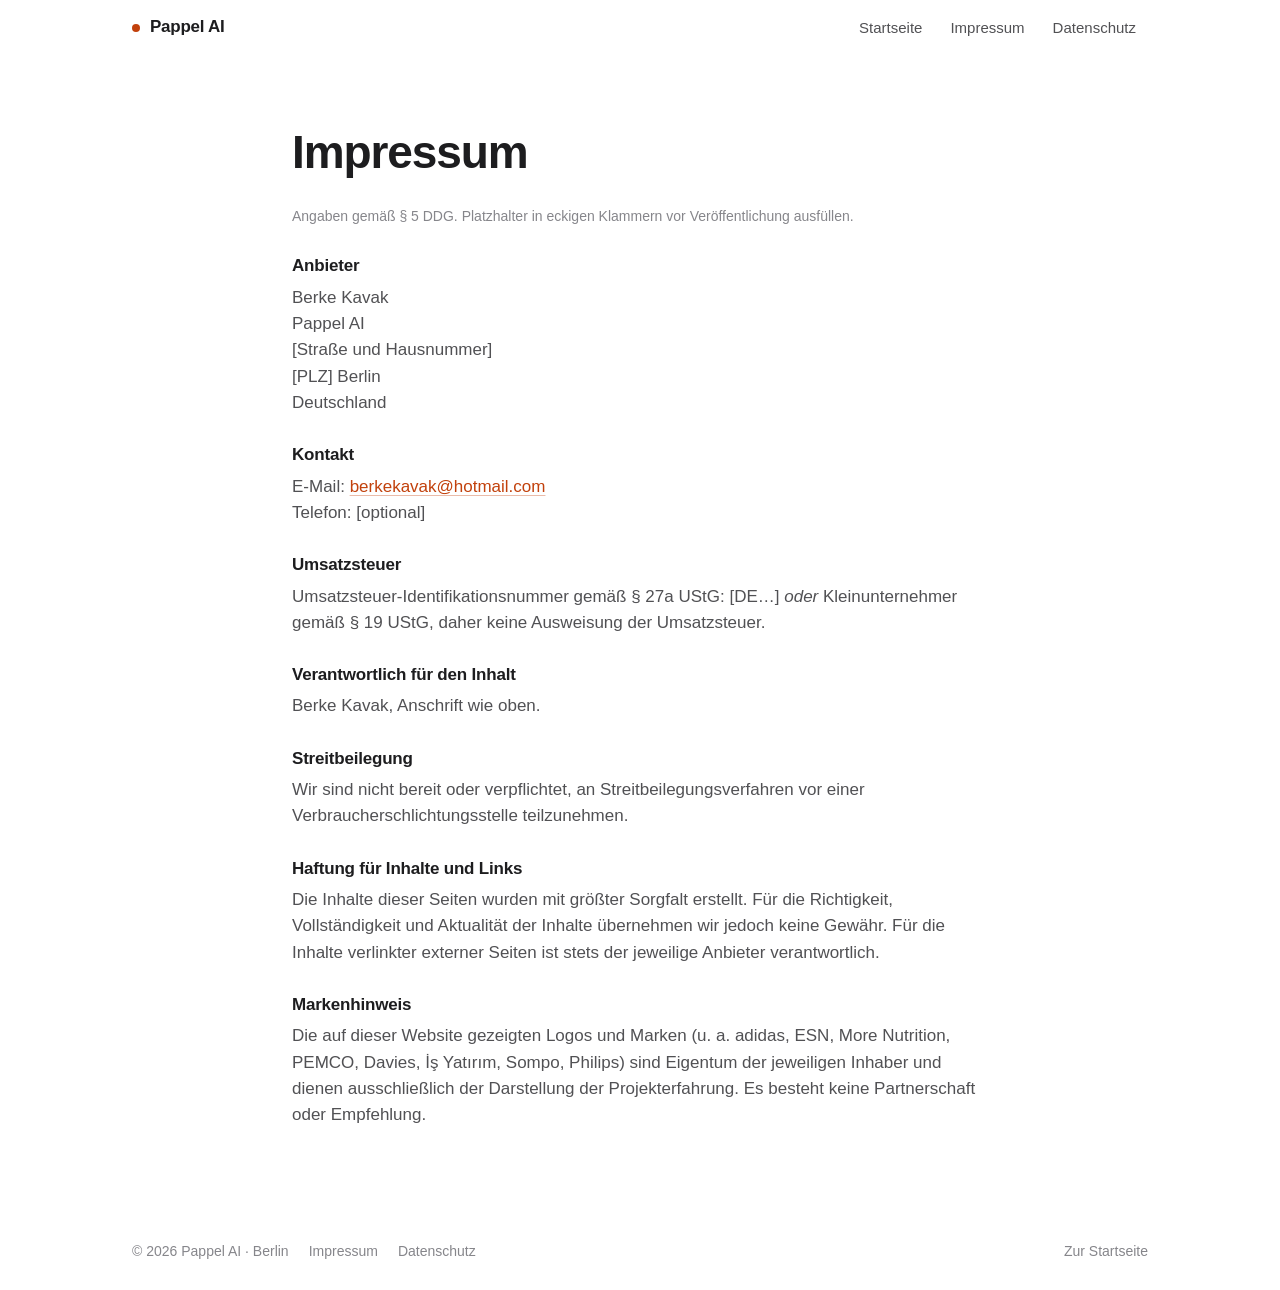
<file: impressum/index.html>
<!doctype html>
<html lang="de">
<head>
<meta charset="utf-8">
<meta name="viewport" content="width=device-width, initial-scale=1, viewport-fit=cover">
<meta name="color-scheme" content="light dark">
<title>Impressum · Pappel AI</title>
<meta name="robots" content="noindex">
<link rel="canonical" href="https://berkekavak.com/impressum/">
<script>
(function(){try{var t=localStorage.getItem('theme');if(t==='dark'||t==='light'){document.documentElement.setAttribute('data-theme',t);}}catch(e){}})();
</script>
<link rel="stylesheet" href="../assets/site.css">
</head>
<body>
<nav class="nav" id="nav" aria-label="Hauptnavigation">
  <div class="wrap">
    <a class="brand" href="../"><span class="dot" aria-hidden="true"></span>Pappel AI</a>
    <div class="nav-links" style="margin-left:auto"><a href="../">Startseite</a><a href="../impressum/">Impressum</a><a href="../datenschutz/">Datenschutz</a></div>
  </div>
</nav>
<main id="main">
  <section class="legal">
    <div class="wrap">
      <h1 class="h2">Impressum</h1>
      
<p class="fine">Angaben gemäß § 5 DDG. Platzhalter in eckigen Klammern vor Veröffentlichung ausfüllen.</p>
<h2 class="h3">Anbieter</h2>
<p>Berke Kavak<br>Pappel AI<br>[Straße und Hausnummer]<br>[PLZ] Berlin<br>Deutschland</p>
<h2 class="h3">Kontakt</h2>
<p>E-Mail: <a href="mailto:berkekavak@hotmail.com">berkekavak@hotmail.com</a><br>Telefon: [optional]</p>
<h2 class="h3">Umsatzsteuer</h2>
<p>Umsatzsteuer-Identifikationsnummer gemäß § 27a UStG: [DE…] <em>oder</em> Kleinunternehmer gemäß § 19 UStG, daher keine Ausweisung der Umsatzsteuer.</p>
<h2 class="h3">Verantwortlich für den Inhalt</h2>
<p>Berke Kavak, Anschrift wie oben.</p>
<h2 class="h3">Streitbeilegung</h2>
<p>Wir sind nicht bereit oder verpflichtet, an Streitbeilegungsverfahren vor einer Verbraucherschlichtungsstelle teilzunehmen.</p>
<h2 class="h3">Haftung für Inhalte und Links</h2>
<p>Die Inhalte dieser Seiten wurden mit größter Sorgfalt erstellt. Für die Richtigkeit, Vollständigkeit und Aktualität der Inhalte übernehmen wir jedoch keine Gewähr. Für die Inhalte verlinkter externer Seiten ist stets der jeweilige Anbieter verantwortlich.</p>
<h2 class="h3">Markenhinweis</h2>
<p>Die auf dieser Website gezeigten Logos und Marken (u. a. adidas, ESN, More Nutrition, PEMCO, Davies, İş Yatırım, Sompo, Philips) sind Eigentum der jeweiligen Inhaber und dienen ausschließlich der Darstellung der Projekterfahrung. Es besteht keine Partnerschaft oder Empfehlung.</p>

    </div>
  </section>
</main>
<footer>
  <div class="wrap">
    <span>© 2026 Pappel AI · Berlin</span>
    <a href="../impressum/">Impressum</a>
    <a href="../datenschutz/">Datenschutz</a>
    <a class="up" href="../">Zur Startseite</a>
  </div>
</footer>
</body>
</html>
</file>
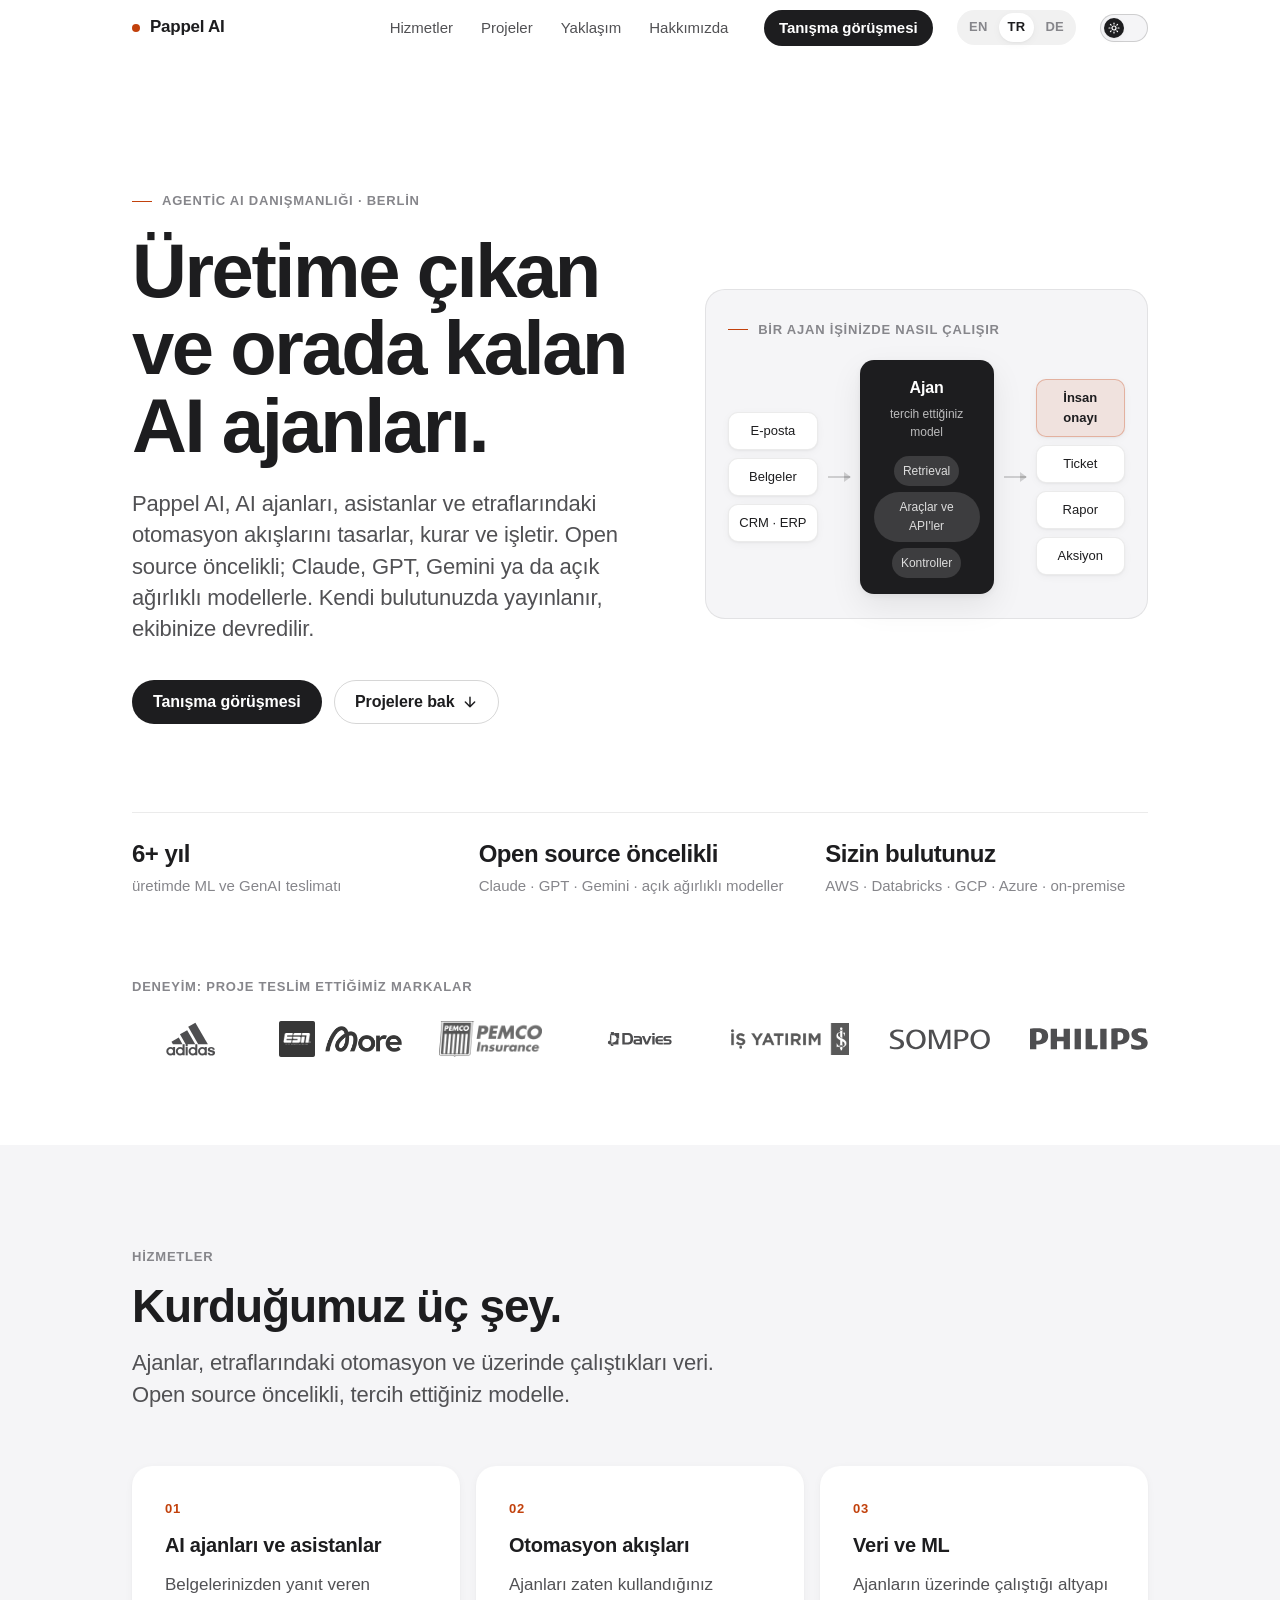
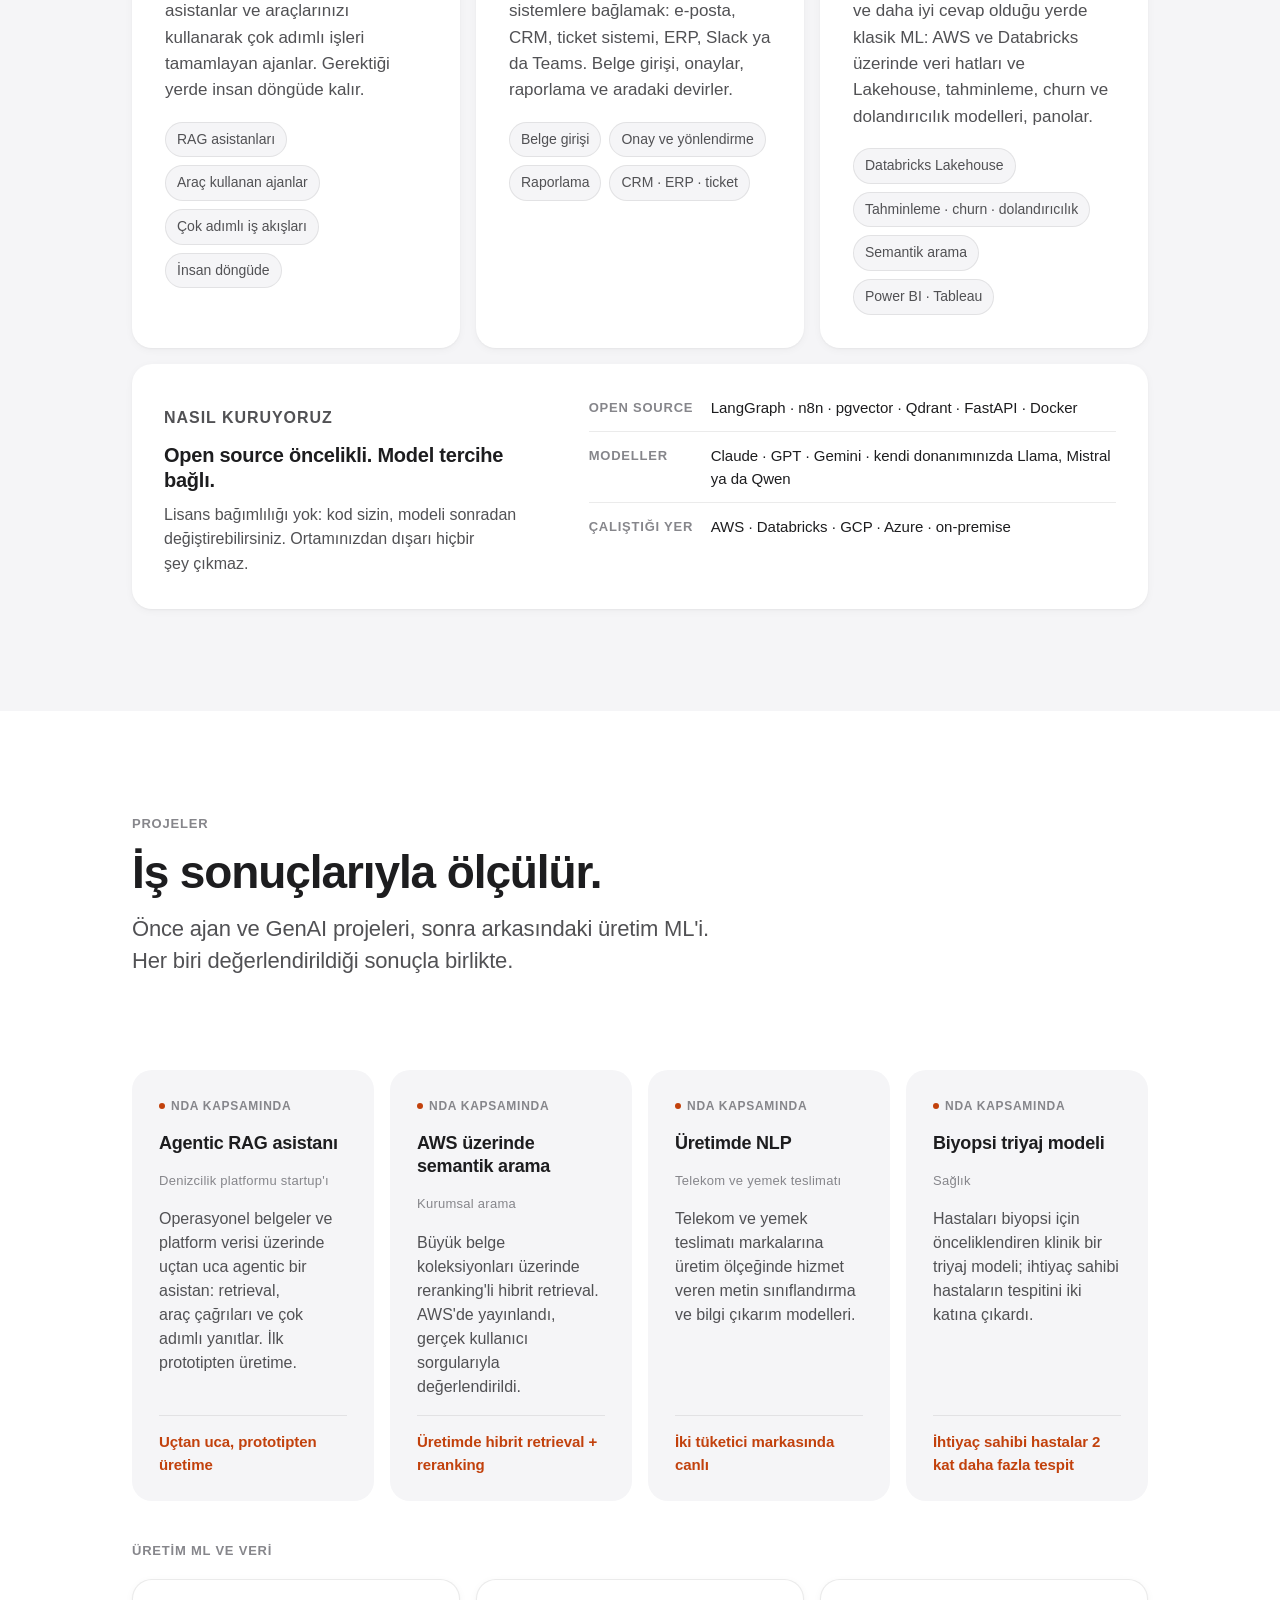
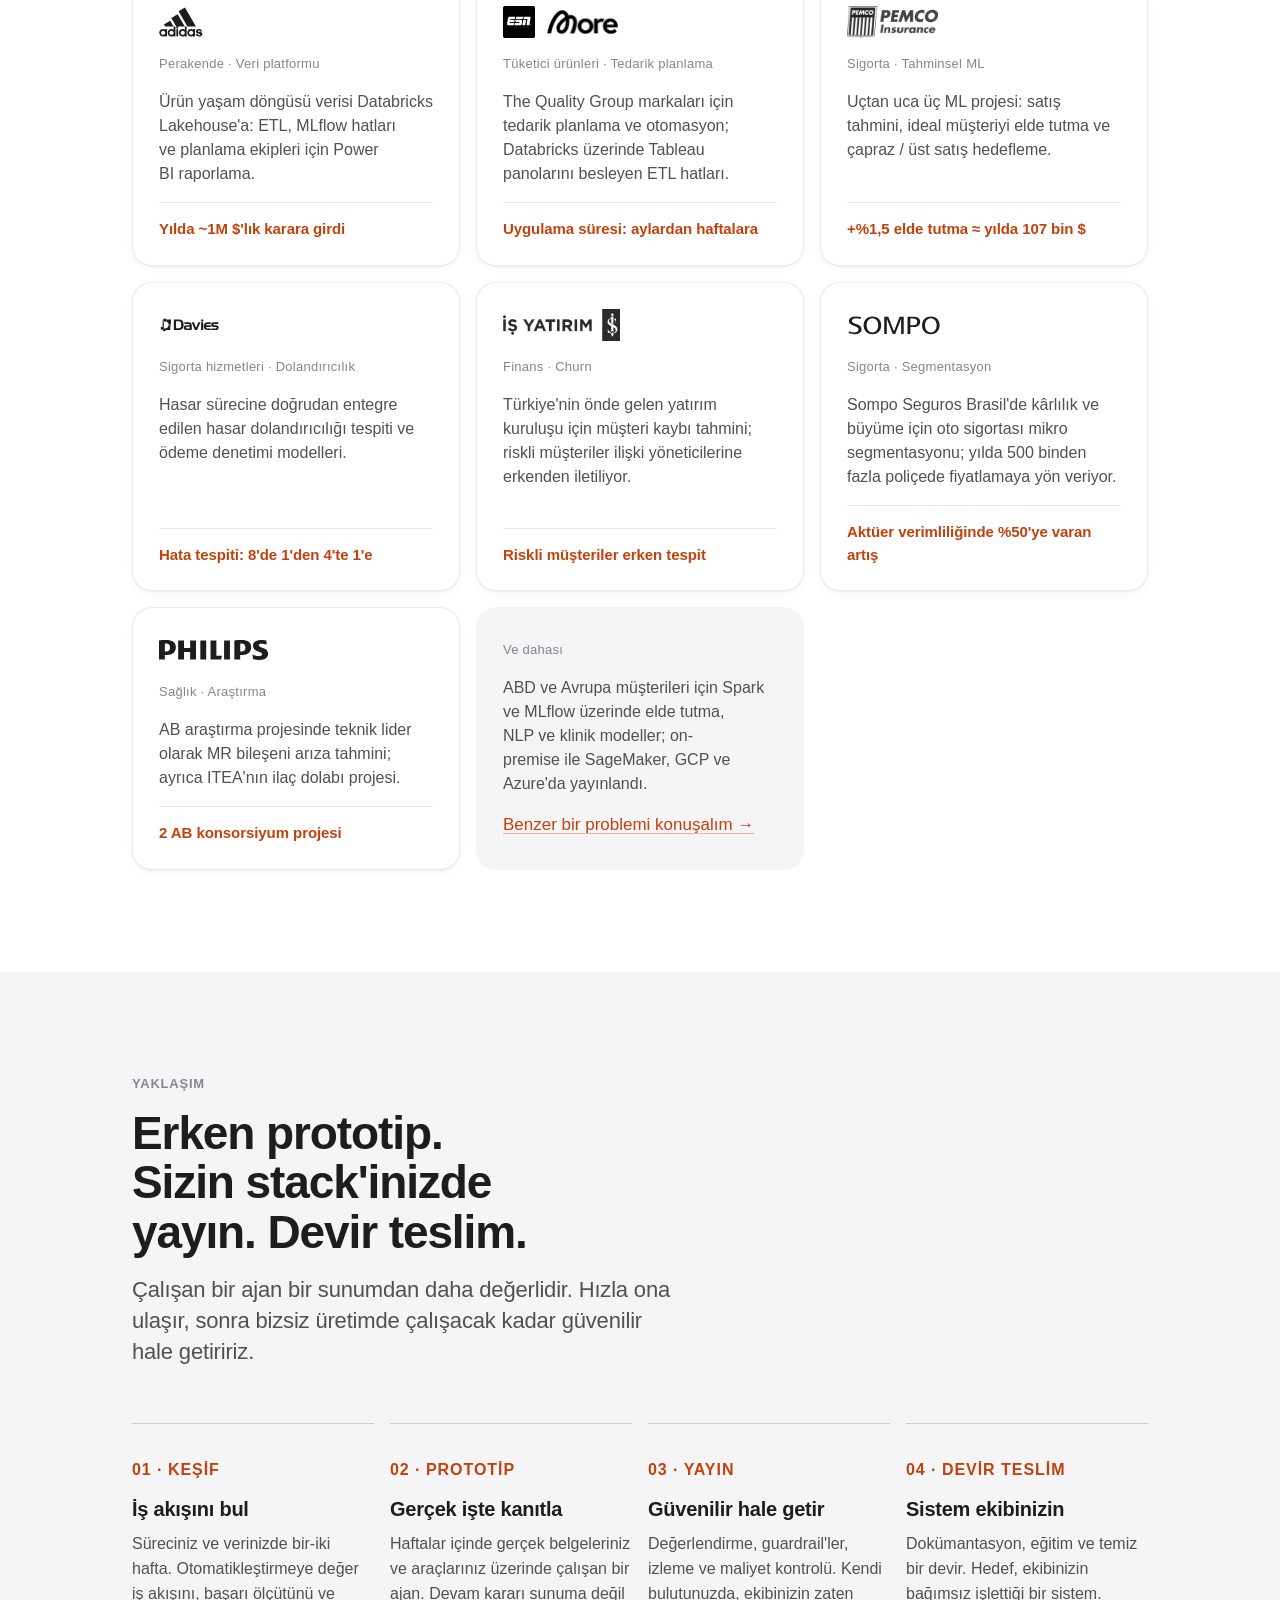
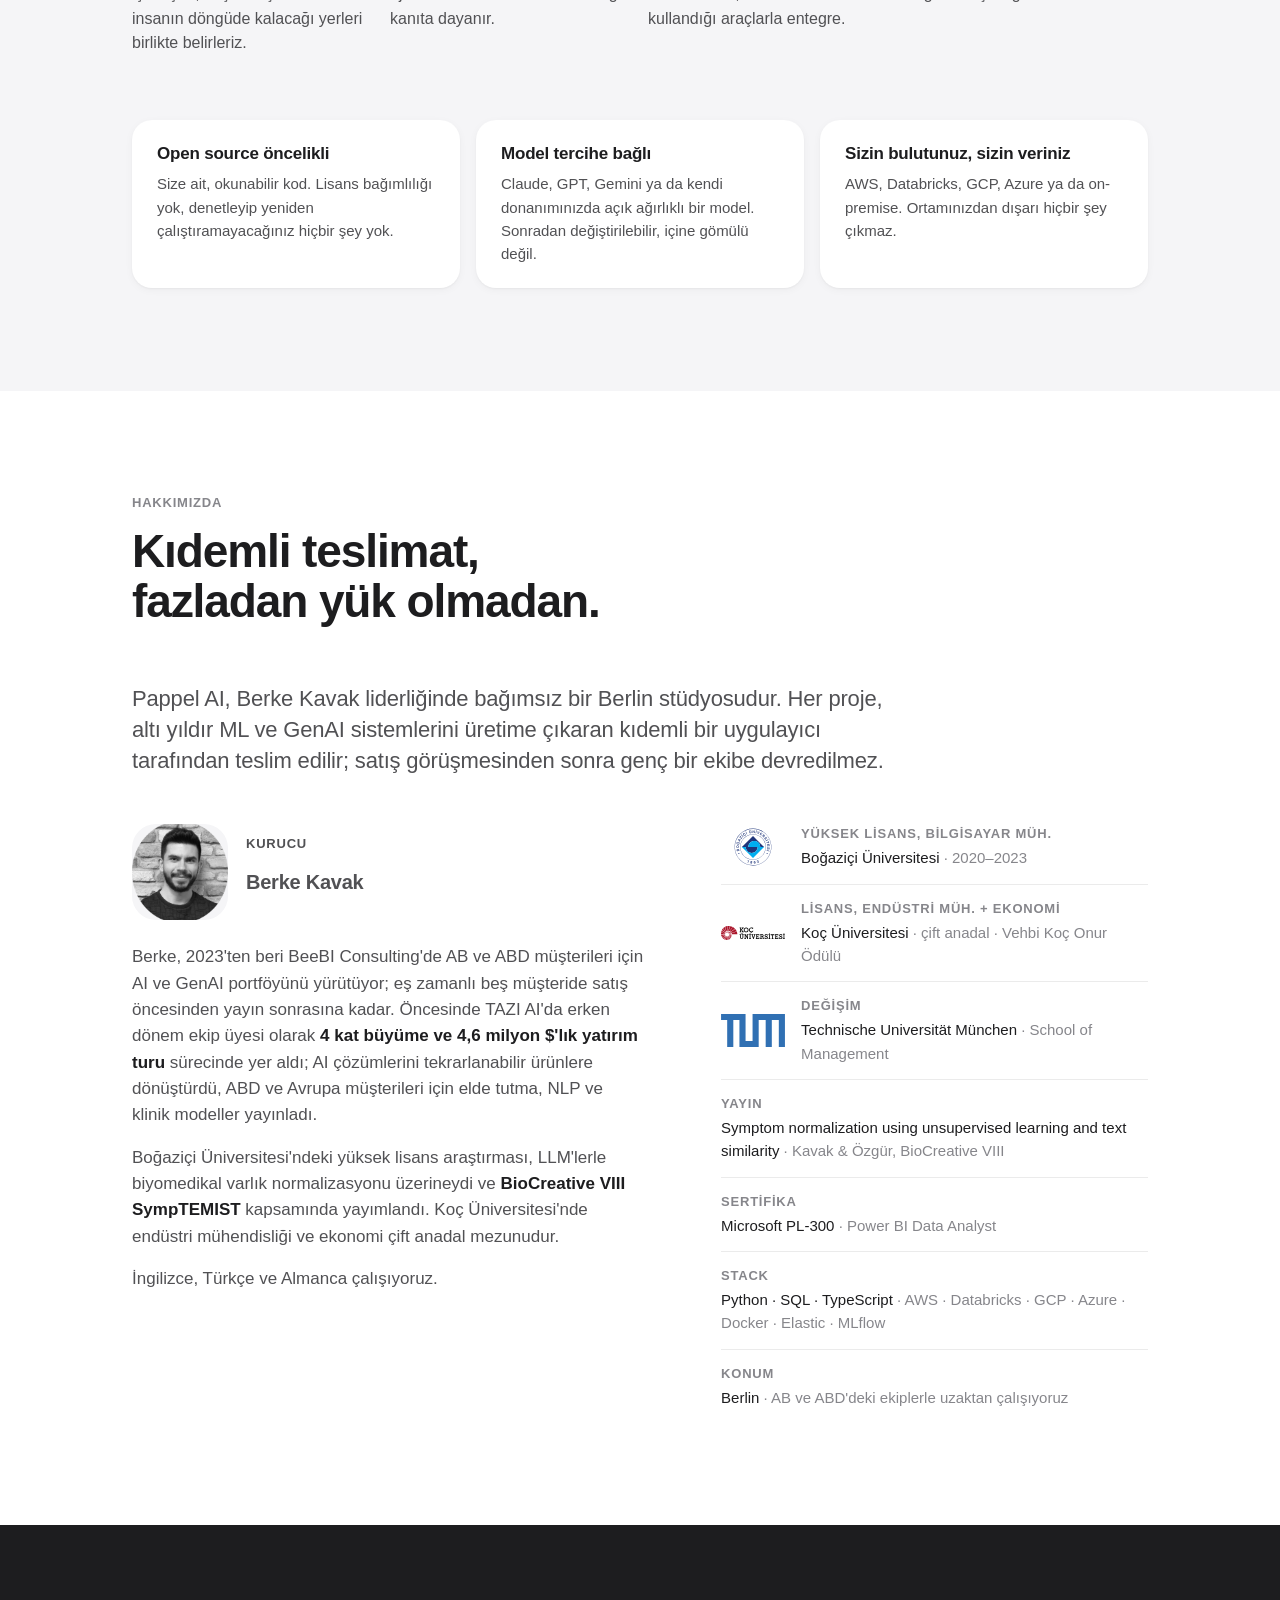
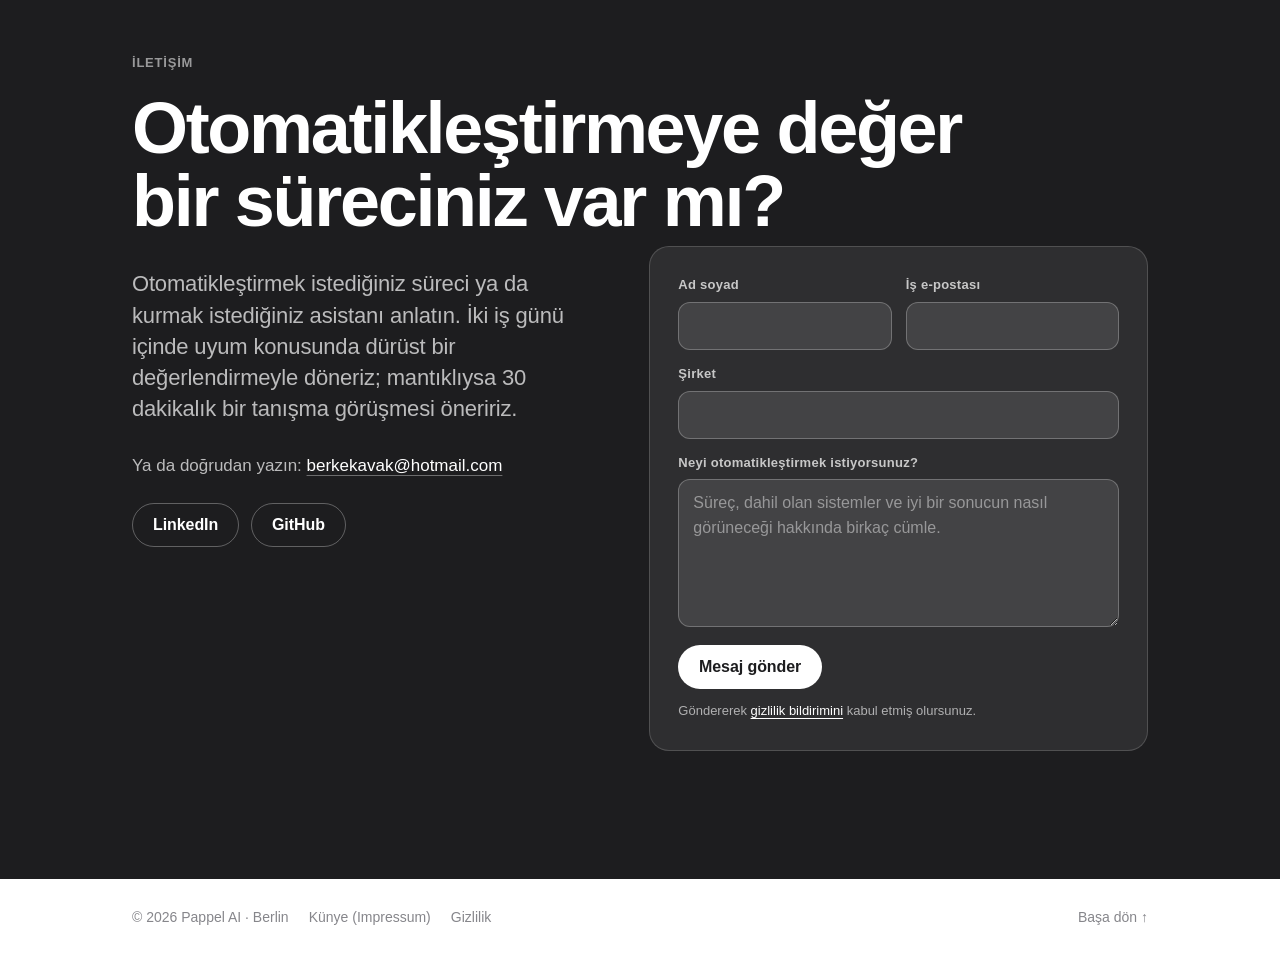
<file: tr/index.html>
<!doctype html>
<html lang="tr">
<head>
<meta charset="utf-8">
<meta name="viewport" content="width=device-width, initial-scale=1, viewport-fit=cover">
<meta name="color-scheme" content="light dark">
<title>Pappel AI · Agentic AI Danışmanlığı, Berlin</title>
<meta name="description" content="Pappel AI, Berlin merkezli bir agentic AI danışmanlığıdır. Orta ölçekli şirketler için AI ajanları, asistanlar ve otomasyon akışları tasarlıyor, kuruyor ve işletiyoruz. Open source öncelikli; Claude, GPT, Gemini ya da açık ağırlıklı modellerle, kendi bulutunuzda.">
<meta property="og:title" content="Pappel AI · Agentic AI Danışmanlığı">
<meta property="og:description" content="Üretime çıkan ve orada kalan AI ajanları ve otomasyon akışları. Open source öncelikli, model tercihe bağlı, kendi bulutunuzda.">
<meta property="og:type" content="website">
<meta property="og:locale" content="tr_TR">
<meta property="og:url" content="https://berkekavak.com/tr/">
<meta property="og:image" content="https://berkekavak.com/assets/berke-kavak.webp">
<link rel="canonical" href="https://berkekavak.com/tr/">
<link rel="alternate" hreflang="en" href="https://berkekavak.com/">
<link rel="alternate" hreflang="tr" href="https://berkekavak.com/tr/">
<link rel="alternate" hreflang="de" href="https://berkekavak.com/de/">
<link rel="alternate" hreflang="x-default" href="https://berkekavak.com/">
<link rel="icon" href="data:image/svg+xml,%3Csvg xmlns='http://www.w3.org/2000/svg' viewBox='0 0 64 64'%3E%3Crect width='64' height='64' rx='14' fill='%2317140F'/%3E%3Ctext x='50%25' y='54%25' dominant-baseline='middle' text-anchor='middle' font-family='-apple-system,Segoe UI,sans-serif' font-weight='700' font-size='34' fill='%23fff'%3EB%3C/text%3E%3C/svg%3E">
<script>
/* Apply the stored theme before first paint to avoid a flash. */
(function(){try{var t=localStorage.getItem('theme');if(t==='dark'||t==='light'){document.documentElement.setAttribute('data-theme',t);}}catch(e){}})();
</script>
<link rel="stylesheet" href="../assets/site.css">
</head>
<body>

<a class="brand" style="position:absolute;left:-9999px" href="#main">İçeriğe geç</a>

<nav class="nav" id="nav" aria-label="Ana menü">
  <div class="wrap">
    <a class="brand" href="#top"><span class="dot" aria-hidden="true"></span>Pappel AI</a>
    <div class="nav-links"><a href="#services">Hizmetler</a><a href="#work">Projeler</a><a href="#approach">Yaklaşım</a><a href="#about">Hakkımızda</a></div>
    <a class="btn btn-primary nav-cta" href="#contact">Tanışma görüşmesi</a>
    <div class="lang" aria-label="Dil"><a href="../" lang="en" hreflang="en">EN</a><a href="../tr/" aria-current="page" lang="tr" hreflang="tr">TR</a><a href="../de/" lang="de" hreflang="de">DE</a></div>
    <button class="switch" id="theme" type="button" aria-label="Karanlık modu değiştir" aria-pressed="false">
      <span class="knob" id="knob" aria-hidden="true">
        <svg class="sun" viewBox="0 0 24 24" fill="none" stroke="currentColor" stroke-width="2.4" stroke-linecap="round"><circle cx="12" cy="12" r="4"/><path d="M12 2v2M12 20v2M4.9 4.9l1.4 1.4M17.7 17.7l1.4 1.4M2 12h2M20 12h2M4.9 19.1l1.4-1.4M17.7 6.3l1.4-1.4"/></svg>
        <svg class="moon" viewBox="0 0 24 24" fill="currentColor"><path d="M21 12.8A9 9 0 1 1 11.2 3a7 7 0 0 0 9.8 9.8z"/></svg>
      </span>
    </button>
    <button class="menu-btn" id="menu-btn" type="button" aria-label="Menüyü aç" data-open="Menüyü aç" data-close="Menüyü kapat" aria-expanded="false" aria-controls="sheet">
      <svg class="bars" viewBox="0 0 24 24" fill="none" stroke="currentColor" stroke-width="2" stroke-linecap="round"><path d="M4 7h16M4 12h16M4 17h16"/></svg>
      <svg class="x" viewBox="0 0 24 24" fill="none" stroke="currentColor" stroke-width="2" stroke-linecap="round"><path d="M6 6l12 12M18 6L6 18"/></svg>
    </button>
  </div>
</nav>
<div class="scrim" id="scrim" aria-hidden="true"></div>
<div class="sheet" id="sheet" role="dialog" aria-label="Menü" aria-modal="false">
  <a href="#services">Hizmetler</a><a href="#work">Projeler</a><a href="#approach">Yaklaşım</a><a href="#about">Hakkımızda</a>
  <a class="btn btn-primary" href="#contact">Tanışma görüşmesi</a>
  <div class="lang" aria-label="Dil"><a href="../" lang="en" hreflang="en">EN</a><a href="../tr/" aria-current="page" lang="tr" hreflang="tr">TR</a><a href="../de/" lang="de" hreflang="de">DE</a></div>
</div>

<main id="main">
  <header class="hero" id="top">
    <div class="wrap">
      <div class="hero-grid">
        <div>
          <p class="label reveal">Agentic AI Danışmanlığı · Berlin</p>
          <h1 class="display reveal" data-delay="1">Üretime çıkan ve orada kalan AI ajanları.</h1>
          <p class="lead reveal" data-delay="2">Pappel AI, AI ajanları, asistanlar ve etraflarındaki otomasyon akışlarını tasarlar, kurar ve işletir. Open source öncelikli; Claude, GPT, Gemini ya da açık ağırlıklı modellerle. Kendi bulutunuzda yayınlanır, ekibinize devredilir.</p>
          <div class="hero-actions reveal" data-delay="3">
            <a class="btn btn-primary" href="#contact">Tanışma görüşmesi</a>
            <a class="btn btn-ghost" href="#work">Projelere bak <svg viewBox="0 0 24 24" fill="none" stroke="currentColor" stroke-width="2.2" stroke-linecap="round" stroke-linejoin="round" aria-hidden="true"><path d="M12 5v14M5 12l7 7 7-7"/></svg></a>
          </div>
        </div>
        <figure class="diagram reveal" data-delay="2" aria-label="Bir ajan işinizde nasıl çalışır"><figcaption class="label">Bir ajan işinizde nasıl çalışır</figcaption><div class="dg-flow"><div class="dg-col"><span class="dg-chip">E-posta</span><span class="dg-chip">Belgeler</span><span class="dg-chip">CRM · ERP</span></div><div class="dg-arrow" aria-hidden="true"></div><div class="dg-agent"><b>Ajan</b><small>tercih ettiğiniz model</small><div class="dg-tools"><span class="dg-chip soft">Retrieval</span><span class="dg-chip soft">Araçlar ve API'ler</span><span class="dg-chip soft">Kontroller</span></div></div><div class="dg-arrow" aria-hidden="true"></div><div class="dg-col"><span class="dg-chip human">İnsan onayı</span><span class="dg-chip">Ticket</span><span class="dg-chip">Rapor</span><span class="dg-chip">Aksiyon</span></div></div></figure>
      </div>
      <div class="hero-meta reveal" data-delay="3"><div><b>6+ yıl</b><span>üretimde ML ve GenAI teslimatı</span></div><div><b>Open source öncelikli</b><span>Claude · GPT · Gemini · açık ağırlıklı modeller</span></div><div><b>Sizin bulutunuz</b><span>AWS · Databricks · GCP · Azure · on-premise</span></div></div>
    </div>
  </header>

  <div class="logos">
    <div class="wrap">
      <p class="label reveal">Deneyim: proje teslim ettiğimiz markalar</p>
      <div class="logo-row reveal" data-delay="1"><div title="adidas"><svg class="mark" role="img" aria-label="adidas" viewBox="0 0 725 500" xmlns="http://www.w3.org/2000/svg"><g transform="translate(-60,-430)" style="fill:currentColor"><path d="M 533.9435,756.70465 386.43318,500.34377 492.40483,439.4751 l 183.4283,317.22955 -141.88963,0" /><path d="m 141.03958,720.78673 105.97165,-61.27985 56.07037,97.19777 -141.47831,0 -20.56371,-35.91792" /><path d="m 349.00724,920.25463 30.16006,0 0,-122.01125 -30.16006,0 0,122.01125 z" /><path d="m 726.96825,923.13364 c -33.72452,0 -54.01413,-17.4106 -55.11081,-41.95001 l 31.80529,0 c 0,7.67715 4.79819,18.91861 25.36192,19.32994 13.70913,0 20.15239,-8.08849 20.15239,-14.12047 -0.82261,-9.59639 -12.88668,-10.419 -25.7732,-12.47534 -12.88652,-2.0564 -23.85386,-4.38692 -31.80518,-8.49966 -10.14488,-5.20948 -16.99942,-16.45093 -16.99942,-29.33745 0,-21.79767 18.91861,-39.07105 50.44967,-39.07105 30.57139,0 49.90133,16.03964 51.95773,39.8935 l -30.70861,0 c -0.27412,-6.44326 -1.5079,-16.58798 -19.60405,-16.58798 -12.20113,0 -20.28946,2.46752 -20.97501,10.96733 0,12.47519 25.36202,11.65274 45.10314,16.86211 18.9186,4.7983 30.98267,16.58814 30.98267,33.03907 0,30.29727 -24.53941,41.95001 -54.83653,41.95001" /><path d="m 265.24438,611.93622 105.97165,-61.14278 118.85823,205.91121 -110.90696,0 0,30.16006 -30.16006,0 0,-30.29712 -83.76286,-144.63137" /><path d="m 267.98623,923.13364 c -35.09542,0 -63.61043,-28.65221 -63.61043,-63.33619 0,-35.09547 28.51501,-62.78785 63.61043,-62.78785 13.29786,0 25.36187,3.56425 35.91793,10.83012 l 0,-51.13507 30.16011,0 0,163.54998 -30.16011,0 0,-8.08833 c -10.55606,6.85459 -22.62007,10.96734 -35.91793,10.96734 z m -34.68414,-63.33619 c 0,18.9185 16.17678,34.68398 35.50665,34.68398 18.91861,0 35.09542,-15.76548 35.09542,-34.68398 0,-18.91866 -16.17681,-35.09547 -35.09542,-35.09547 -19.32987,0 -35.50665,16.17681 -35.50665,35.09547" /><path d="m 490.89682,756.70465 29.74883,0 0,163.54998 -29.74883,0 0,-8.08833 c -10.14478,6.85459 -22.62007,10.96734 -36.32921,10.96734 -34.68414,0 -63.19913,-28.65221 -63.19913,-63.33619 0,-35.09547 28.51499,-62.78785 63.19913,-62.78785 13.70914,0 25.77315,3.56425 36.32921,10.83012 l 0,-51.13507 z m -70.19079,103.0928 c 0,18.9185 16.17676,34.68398 34.68414,34.68398 19.32989,0 35.50665,-15.76548 35.50665,-34.68398 0,-18.91866 -16.17676,-35.09547 -35.50665,-35.09547 -18.50738,0 -34.68414,16.17681 -34.68414,35.09547" /><path d="m 593.98956,923.13364 c -34.54703,0 -63.19913,-28.65221 -63.19913,-63.33619 0,-35.09547 28.6521,-62.78785 63.19913,-62.78785 13.29791,0 25.7731,3.56425 35.91798,10.83012 l 0,-9.7334 30.16006,0 0,122.14831 -30.16006,0 0,-8.08833 c -10.14488,6.85459 -22.20879,10.96734 -35.91798,10.96734 z m -33.86158,-63.33619 c 0,18.9185 16.17676,34.68398 35.09537,34.68398 18.91866,0 34.68419,-15.76548 34.68419,-34.68398 0,-18.91866 -15.76553,-35.09547 -34.68419,-35.09547 -18.91861,0 -35.09537,16.17681 -35.09537,35.09547" /><path d="m 93.468866,859.79745 c 0,18.9185 16.176784,34.68398 35.095404,34.68398 19.32987,0 35.50666,-15.76548 35.50666,-34.68398 0,-18.91866 -16.17679,-35.09547 -35.50666,-35.09547 -18.91862,0 -35.095404,16.17681 -35.095404,35.09547 z m 34.272844,63.33619 c -34.684124,0 -63.336218,-28.65221 -63.336218,-63.33619 0,-35.09547 28.652094,-62.78785 63.336218,-62.78785 13.29787,0 25.77319,3.56425 36.32922,10.83012 l 0,-9.7334 29.74883,0 0,122.14831 -29.74883,0 0,-8.08833 c -10.14475,6.85459 -22.62008,10.96734 -36.32922,10.96734" /></g></svg></div><div class="pair" title="ESN · More Nutrition"><img class="tile" src="../assets/esn.png" alt="ESN" loading="lazy" width="360" height="360"><img class="word" src="../assets/more-nutrition.png" alt="More Nutrition" loading="lazy" width="576" height="196"></div><div title="PEMCO Insurance"><img src="../assets/pemco.png" alt="PEMCO Insurance" loading="lazy" width="228" height="80"></div><div title="Davies"><svg class="word" role="img" aria-label="Davies" xmlns="http://www.w3.org/2000/svg" xml:space="preserve" viewBox="0 0 1376.4 447.7" version="1.1"><defs /><style type="text/css"> .st0{fill:currentColor;}
</style><g></g><g><g><g><polygon points="109.6,365.4 89.2,344.6 89.2,332.5 112.3,319.1 112.3,294.3 134.7,294.3 134.7,340.7 158.9,340.7 158.9,344.6 138.5,365.4 " class="st0" /><polygon points="108.4,271.7 81,255.6 81,120 93.7,120 93.7,152.1 108.4,152.1 " class="st0" /><path d="M214.6,205.7c-3.9-28.5-21.9-49.5-48.4-56.5l0-49.7h101.5v133h-9.9v-26.7L214.6,205.7z" class="st0" /><path d="M253.7,209.9v126.8l-115.1,0v-42.3c48.6,1.7,80.7-30.3,76.5-84.4H253.7z" class="st0" /><polygon points="74.2,336.7 40.1,316.5 40.2,276.3 74.3,256.3 108.4,276.4 108.3,316.6 " class="st0" /><rect height="65.7" width="64.4" class="st0" y="82.3" x="97.7" /></g><g><path d="M440.3,100c76.1,0,111.4,38.9,111.4,122.6c0,42.8-11.9,73.8-36.2,93.2c-23.1,18.5-45.1,20.8-73.8,20.8H331.9 V100H440.3z M381.6,141.2v154.2h57.7c44.1,0,58-18.8,58-77.1c0-58-13.8-77.1-58-77.1H381.6z" class="st0" /><path d="M662.3,162.9c47.4,0,71.5,22.1,71.5,64.9v108.7H610.6c-34.6,0-53.7-18.1-53.7-50.1 c0-40.2,20.8-55.4,69.2-55.4h60.3c0-1.6,0-3,0-4.3c0-22.1-12.5-28-41.5-28h-76.4v-35.9H662.3z M686.7,301.7v-35.9h-54 c-19.4,0-28.3,4-28.3,19.4c0,14.5,8.2,16.5,25,16.5H686.7z" class="st0" /><path d="M781.1,162.9l48.1,123.2l51.1-123.2h49.4l-77.1,173.6h-49.4l-73.5-173.6H781.1z" class="st0" /><path d="M942.1,143.2V100h48.1v43.2H942.1z M942.1,336.6V162.9h48.1v173.6H942.1z" class="st0" /><path d="M1003.3,249.9c0-56.7,29.7-87,87.3-87h66.9v36.2h-60.6c-29.3,0-41.8,4.9-42.8,32.6h103.5V268h-103.5 c1,28.7,12.8,32.3,42.5,32.3h61v36.2h-66.9C1033,336.6,1003.3,306.9,1003.3,249.9z" class="st0" /><path d="M1267.1,300.3c16.5,0,24.7-4.6,24.7-16.8c0-12.2-8.2-17.1-24.7-17.1h-39.5c-42.2,0-60-8.6-60-49.1 c0-37.2,19.4-54.4,61.3-54.4h98.5v36.2h-81.1c-20.8,0-31.6,1.3-31.6,15.8c0,10.9,6.9,15.5,21.7,15.5h41.5 c38.2,0,58.3,18.5,58.3,51.7c0,32.6-20.1,54.4-47.4,54.4h-118.3v-36.2H1267.1z" class="st0" /></g></g></g><g></g></svg></div><div title="İş Yatırım"><img src="../assets/is-yatirim.png" alt="İş Yatırım" loading="lazy" width="720" height="197"></div><div title="Sompo"><svg class="word" role="img" aria-label="Sompo" xmlns="http://www.w3.org/2000/svg" viewBox="70 20 122 26"><g fill="currentColor"><path d="M138.464,22.138L131.049,41.084L123.634,22.138L118.366,22.138L118.366,44.684L121.701,44.684L121.701,24.972L129.43,44.684L132.68,44.684L140.398,24.972L140.398,44.684L143.736,44.684L143.736,22.138L138.464,22.138Z" style="fill-rule:nonzero;"/><path d="M72.354,41.207C74.376,42.125 76.817,42.785 79.344,42.785C82.148,42.785 84.995,41.678 84.995,38.973C84.995,36.712 82.73,35.479 79.889,34.414L77.848,33.62C75.111,32.541 72.438,30.924 72.438,27.887C72.438,23.587 77.284,21.806 81.66,21.806C83.978,21.806 85.89,22.077 87.997,22.677L87.733,25.138C85.933,24.497 83.884,24.063 81.726,24.063C78.937,24.063 76.349,25.167 76.349,27.511C76.349,29.365 78.224,30.375 80.778,31.364L82.758,32.143C86.089,33.389 88.99,35.108 88.99,38.477C88.99,42.84 84.783,45.039 79.567,45.039C77.365,45.039 74.132,44.516 72.143,43.833L72.354,41.207Z" style="fill-rule:nonzero;"/><path d="M152.343,33.362L155.93,33.362C159.239,33.362 161.259,31.629 161.259,28.66C161.259,25.695 159.013,24.43 155.93,24.43L152.343,24.43L152.343,33.362ZM148.67,44.685L148.67,22.143L155.691,22.143C160.632,22.143 165.125,23.592 165.125,28.628C165.125,33.868 160.668,35.691 155.432,35.691L152.343,35.691L152.343,44.684L148.67,44.684L148.67,44.685Z" style="fill-rule:nonzero;"/><path d="M178.979,42.633C184.375,42.633 186.517,37.622 186.517,33.431C186.517,29.231 184.413,24.224 178.979,24.224C173.661,24.224 171.442,29.323 171.442,33.431C171.442,37.533 173.583,42.633 178.979,42.633M167.535,33.431C167.535,27.125 171.39,21.791 178.979,21.791C186.72,21.791 190.424,26.869 190.424,33.431C190.424,39.995 186.497,45.07 178.979,45.07C171.462,45.07 167.535,39.736 167.535,33.431" style="fill-rule:nonzero;"/><path d="M103.042,42.633C108.441,42.633 110.583,37.622 110.583,33.431C110.583,29.231 108.478,24.224 103.042,24.224C97.722,24.224 95.507,29.323 95.507,33.431C95.506,37.533 97.645,42.633 103.042,42.633M91.599,33.431C91.599,27.125 95.452,21.791 103.042,21.791C110.783,21.791 114.487,26.869 114.487,33.431C114.487,39.995 110.56,45.07 103.042,45.07C95.524,45.07 91.599,39.736 91.599,33.431" style="fill-rule:nonzero;"/></g></svg></div><div title="Philips"><svg class="word" role="img" aria-label="Philips" viewBox="0 0 499.76 91.636" xmlns="http://www.w3.org/2000/svg" version="1.0"><defs><clipPath><path d="m0 595.28h841.89v-595.28h-841.89v595.28z"/></clipPath></defs><g transform="translate(-127.26 -383.69)"><g transform="matrix(1.25 0 0 -1.25 -154.36 849.47)"><g clip-path="url(#clipPath2855)"><path d="m360.92 371.16h-21.48v-27.97h-22.36v27.97h-21.48v-70.37h21.48v27.68h22.36v-27.68h21.48v70.37zm74.72-56.23v56.23h-21.48v-70.37h38.84l3.23 14.14h-20.59zm-37.36 56.23h-21.48v-70.37h21.48v70.37zm87.08 0h-21.47v-70.37h21.47v70.37zm105.9-17.96c0 3.83 3.83 5.6 10 5.6 6.77 0 14.13-1.48 19.13-3.55l-1.76 15.32c-5.6 1.18-10.6 2.06-19.71 2.06-17.36 0-29.13-6.85-29.13-21.2 0-24.73 33.55-19.73 33.55-31.21 0-4.41-3.25-6.76-11.19-6.76-7.05 0-17.95 2.35-24.42 5.59l2.36-16.2c6.47-2.36 15.29-3.53 22.36-3.53 17.94 0 32.65 5.89 32.65 23.56 0 23.54-33.84 19.13-33.84 30.32m-60.59-35.63c19.99 0 32.65 10.31 32.65 28.27 0 19.72-13.53 26.79-35.6 26.79-8.53 0-18.83-0.59-26.18-1.47v-70.37h21.48v16.78h7.65zm11.47 27.97c0-9.12-4.41-15.31-15.6-15.31h-3.52v29.08c1.25 0.07 2.42 0.07 3.52 0.07 10.59 0 15.6-5 15.6-13.84m-287.72-27.97c20 0 32.65 10.31 32.65 28.27 0 19.72-13.53 26.79-35.59 26.79-8.54 0-18.83-0.59-26.19-1.47v-70.37h21.48v16.78h7.65zm11.48 27.97c0-9.12-4.42-15.31-15.6-15.31h-3.53v29.08c1.25 0.07 2.43 0.07 3.53 0.07 10.59 0 15.6-5 15.6-13.84" fill="currentColor"/></g></g></g></svg></div></div>
    </div>
  </div>

  <section id="services" class="alt">
    <div class="wrap">
      <div class="sec-head">
        <p class="label reveal">Hizmetler</p>
        <h2 class="h2 reveal" data-delay="1">Kurduğumuz üç şey.</h2>
        <p class="lead reveal" data-delay="2">Ajanlar, etraflarındaki otomasyon ve üzerinde çalıştıkları veri. Open source öncelikli, tercih ettiğiniz modelle.</p>
      </div>
      <div class="grid-3"><article class="card reveal"><span class="num">01</span><h3 class="h3">AI ajanları ve asistanlar</h3><p>Belgelerinizden yanıt veren asistanlar ve araçlarınızı kullanarak çok adımlı işleri tamamlayan ajanlar. Gerektiği yerde insan döngüde kalır.</p><ul><li>RAG asistanları</li><li>Araç kullanan ajanlar</li><li>Çok adımlı iş akışları</li><li>İnsan döngüde</li></ul></article><article class="card reveal" data-delay="1"><span class="num">02</span><h3 class="h3">Otomasyon akışları</h3><p>Ajanları zaten kullandığınız sistemlere bağlamak: e-posta, CRM, ticket sistemi, ERP, Slack ya da Teams. Belge girişi, onaylar, raporlama ve aradaki devirler.</p><ul><li>Belge girişi</li><li>Onay ve yönlendirme</li><li>Raporlama</li><li>CRM · ERP · ticket</li></ul></article><article class="card reveal" data-delay="2"><span class="num">03</span><h3 class="h3">Veri ve ML</h3><p>Ajanların üzerinde çalıştığı altyapı ve daha iyi cevap olduğu yerde klasik ML: AWS ve Databricks üzerinde veri hatları ve Lakehouse, tahminleme, churn ve dolandırıcılık modelleri, panolar.</p><ul><li>Databricks Lakehouse</li><li>Tahminleme · churn · dolandırıcılık</li><li>Semantik arama</li><li>Power BI · Tableau</li></ul></article></div>
      <div class="stack reveal"><div><p class="label">Nasıl kuruyoruz</p><h3 class="h3">Open source öncelikli. Model tercihe bağlı.</h3><p>Lisans bağımlılığı yok: kod sizin, modeli sonradan değiştirebilirsiniz. Ortamınızdan dışarı hiçbir şey çıkmaz.</p></div><dl><div><dt>Open source</dt><dd>LangGraph · n8n · pgvector · Qdrant · FastAPI · Docker</dd></div><div><dt>Modeller</dt><dd>Claude · GPT · Gemini · kendi donanımınızda Llama, Mistral ya da Qwen</dd></div><div><dt>Çalıştığı yer</dt><dd>AWS · Databricks · GCP · Azure · on-premise</dd></div></dl></div>
    </div>
  </section>

  <section id="work">
    <div class="wrap">
      <div class="sec-head">
        <p class="label reveal">Projeler</p>
        <h2 class="h2 reveal" data-delay="1">İş sonuçlarıyla ölçülür.</h2>
        <p class="lead reveal" data-delay="2">Önce ajan ve GenAI projeleri, sonra arkasındaki üretim ML'i. Her biri değerlendirildiği sonuçla birlikte.</p>
      </div>
      <div class="work-group">
        <p class="label reveal">Agentic ve GenAI</p>
        <div class="work-grid four"><article class="work nda-card reveal"><span class="tag">NDA kapsamında</span><h3 class="title">Agentic RAG asistanı</h3><span class="sector">Denizcilik platformu startup'ı</span><p>Operasyonel belgeler ve platform verisi üzerinde uçtan uca agentic bir asistan: retrieval, araç çağrıları ve çok adımlı yanıtlar. İlk prototipten üretime.</p><span class="result">Uçtan uca, prototipten üretime</span></article><article class="work nda-card reveal" data-delay="1"><span class="tag">NDA kapsamında</span><h3 class="title">AWS üzerinde semantik arama</h3><span class="sector">Kurumsal arama</span><p>Büyük belge koleksiyonları üzerinde reranking'li hibrit retrieval. AWS'de yayınlandı, gerçek kullanıcı sorgularıyla değerlendirildi.</p><span class="result">Üretimde hibrit retrieval + reranking</span></article><article class="work nda-card reveal" data-delay="2"><span class="tag">NDA kapsamında</span><h3 class="title">Üretimde NLP</h3><span class="sector">Telekom ve yemek teslimatı</span><p>Telekom ve yemek teslimatı markalarına üretim ölçeğinde hizmet veren metin sınıflandırma ve bilgi çıkarım modelleri.</p><span class="result">İki tüketici markasında canlı</span></article><article class="work nda-card reveal" data-delay="3"><span class="tag">NDA kapsamında</span><h3 class="title">Biyopsi triyaj modeli</h3><span class="sector">Sağlık</span><p>Hastaları biyopsi için önceliklendiren klinik bir triyaj modeli; ihtiyaç sahibi hastaların tespitini iki katına çıkardı.</p><span class="result">İhtiyaç sahibi hastalar 2 kat daha fazla tespit</span></article></div>
      </div>
      <div class="work-group">
        <p class="label reveal">Üretim ML ve veri</p>
        <div class="work-grid"><article class="work reveal"><div class="logo"><svg class="mark" role="img" aria-label="adidas" viewBox="0 0 725 500" xmlns="http://www.w3.org/2000/svg"><g transform="translate(-60,-430)" style="fill:currentColor"><path d="M 533.9435,756.70465 386.43318,500.34377 492.40483,439.4751 l 183.4283,317.22955 -141.88963,0" /><path d="m 141.03958,720.78673 105.97165,-61.27985 56.07037,97.19777 -141.47831,0 -20.56371,-35.91792" /><path d="m 349.00724,920.25463 30.16006,0 0,-122.01125 -30.16006,0 0,122.01125 z" /><path d="m 726.96825,923.13364 c -33.72452,0 -54.01413,-17.4106 -55.11081,-41.95001 l 31.80529,0 c 0,7.67715 4.79819,18.91861 25.36192,19.32994 13.70913,0 20.15239,-8.08849 20.15239,-14.12047 -0.82261,-9.59639 -12.88668,-10.419 -25.7732,-12.47534 -12.88652,-2.0564 -23.85386,-4.38692 -31.80518,-8.49966 -10.14488,-5.20948 -16.99942,-16.45093 -16.99942,-29.33745 0,-21.79767 18.91861,-39.07105 50.44967,-39.07105 30.57139,0 49.90133,16.03964 51.95773,39.8935 l -30.70861,0 c -0.27412,-6.44326 -1.5079,-16.58798 -19.60405,-16.58798 -12.20113,0 -20.28946,2.46752 -20.97501,10.96733 0,12.47519 25.36202,11.65274 45.10314,16.86211 18.9186,4.7983 30.98267,16.58814 30.98267,33.03907 0,30.29727 -24.53941,41.95001 -54.83653,41.95001" /><path d="m 265.24438,611.93622 105.97165,-61.14278 118.85823,205.91121 -110.90696,0 0,30.16006 -30.16006,0 0,-30.29712 -83.76286,-144.63137" /><path d="m 267.98623,923.13364 c -35.09542,0 -63.61043,-28.65221 -63.61043,-63.33619 0,-35.09547 28.51501,-62.78785 63.61043,-62.78785 13.29786,0 25.36187,3.56425 35.91793,10.83012 l 0,-51.13507 30.16011,0 0,163.54998 -30.16011,0 0,-8.08833 c -10.55606,6.85459 -22.62007,10.96734 -35.91793,10.96734 z m -34.68414,-63.33619 c 0,18.9185 16.17678,34.68398 35.50665,34.68398 18.91861,0 35.09542,-15.76548 35.09542,-34.68398 0,-18.91866 -16.17681,-35.09547 -35.09542,-35.09547 -19.32987,0 -35.50665,16.17681 -35.50665,35.09547" /><path d="m 490.89682,756.70465 29.74883,0 0,163.54998 -29.74883,0 0,-8.08833 c -10.14478,6.85459 -22.62007,10.96734 -36.32921,10.96734 -34.68414,0 -63.19913,-28.65221 -63.19913,-63.33619 0,-35.09547 28.51499,-62.78785 63.19913,-62.78785 13.70914,0 25.77315,3.56425 36.32921,10.83012 l 0,-51.13507 z m -70.19079,103.0928 c 0,18.9185 16.17676,34.68398 34.68414,34.68398 19.32989,0 35.50665,-15.76548 35.50665,-34.68398 0,-18.91866 -16.17676,-35.09547 -35.50665,-35.09547 -18.50738,0 -34.68414,16.17681 -34.68414,35.09547" /><path d="m 593.98956,923.13364 c -34.54703,0 -63.19913,-28.65221 -63.19913,-63.33619 0,-35.09547 28.6521,-62.78785 63.19913,-62.78785 13.29791,0 25.7731,3.56425 35.91798,10.83012 l 0,-9.7334 30.16006,0 0,122.14831 -30.16006,0 0,-8.08833 c -10.14488,6.85459 -22.20879,10.96734 -35.91798,10.96734 z m -33.86158,-63.33619 c 0,18.9185 16.17676,34.68398 35.09537,34.68398 18.91866,0 34.68419,-15.76548 34.68419,-34.68398 0,-18.91866 -15.76553,-35.09547 -34.68419,-35.09547 -18.91861,0 -35.09537,16.17681 -35.09537,35.09547" /><path d="m 93.468866,859.79745 c 0,18.9185 16.176784,34.68398 35.095404,34.68398 19.32987,0 35.50666,-15.76548 35.50666,-34.68398 0,-18.91866 -16.17679,-35.09547 -35.50666,-35.09547 -18.91862,0 -35.095404,16.17681 -35.095404,35.09547 z m 34.272844,63.33619 c -34.684124,0 -63.336218,-28.65221 -63.336218,-63.33619 0,-35.09547 28.652094,-62.78785 63.336218,-62.78785 13.29787,0 25.77319,3.56425 36.32922,10.83012 l 0,-9.7334 29.74883,0 0,122.14831 -29.74883,0 0,-8.08833 c -10.14475,6.85459 -22.62008,10.96734 -36.32922,10.96734" /></g></svg></div><span class="sector">Perakende · Veri platformu</span><p>Ürün yaşam döngüsü verisi Databricks Lakehouse'a: ETL, MLflow hatları ve planlama ekipleri için Power BI raporlama.</p><span class="result">Yılda ~1M $'lık karara girdi</span></article><article class="work reveal" data-delay="1"><div class="logo"><img src="../assets/esn.png" alt="ESN" loading="lazy" width="360" height="360"><img class="word" src="../assets/more-nutrition.png" alt="More Nutrition" loading="lazy" width="576" height="196"></div><span class="sector">Tüketici ürünleri · Tedarik planlama</span><p>The Quality Group markaları için tedarik planlama ve otomasyon; Databricks üzerinde Tableau panolarını besleyen ETL hatları.</p><span class="result">Uygulama süresi: aylardan haftalara</span></article><article class="work reveal" data-delay="2"><div class="logo"><img src="../assets/pemco.png" alt="PEMCO Insurance" loading="lazy" width="228" height="80"></div><span class="sector">Sigorta · Tahminsel ML</span><p>Uçtan uca üç ML projesi: satış tahmini, ideal müşteriyi elde tutma ve çapraz / üst satış hedefleme.</p><span class="result">+%1,5 elde tutma ≈ yılda 107 bin $</span></article><article class="work reveal" data-delay="3"><div class="logo"><svg class="word" role="img" aria-label="Davies" xmlns="http://www.w3.org/2000/svg" xml:space="preserve" viewBox="0 0 1376.4 447.7" version="1.1"><defs /><style type="text/css"> .st0{fill:currentColor;}
</style><g></g><g><g><g><polygon points="109.6,365.4 89.2,344.6 89.2,332.5 112.3,319.1 112.3,294.3 134.7,294.3 134.7,340.7 158.9,340.7 158.9,344.6 138.5,365.4 " class="st0" /><polygon points="108.4,271.7 81,255.6 81,120 93.7,120 93.7,152.1 108.4,152.1 " class="st0" /><path d="M214.6,205.7c-3.9-28.5-21.9-49.5-48.4-56.5l0-49.7h101.5v133h-9.9v-26.7L214.6,205.7z" class="st0" /><path d="M253.7,209.9v126.8l-115.1,0v-42.3c48.6,1.7,80.7-30.3,76.5-84.4H253.7z" class="st0" /><polygon points="74.2,336.7 40.1,316.5 40.2,276.3 74.3,256.3 108.4,276.4 108.3,316.6 " class="st0" /><rect height="65.7" width="64.4" class="st0" y="82.3" x="97.7" /></g><g><path d="M440.3,100c76.1,0,111.4,38.9,111.4,122.6c0,42.8-11.9,73.8-36.2,93.2c-23.1,18.5-45.1,20.8-73.8,20.8H331.9 V100H440.3z M381.6,141.2v154.2h57.7c44.1,0,58-18.8,58-77.1c0-58-13.8-77.1-58-77.1H381.6z" class="st0" /><path d="M662.3,162.9c47.4,0,71.5,22.1,71.5,64.9v108.7H610.6c-34.6,0-53.7-18.1-53.7-50.1 c0-40.2,20.8-55.4,69.2-55.4h60.3c0-1.6,0-3,0-4.3c0-22.1-12.5-28-41.5-28h-76.4v-35.9H662.3z M686.7,301.7v-35.9h-54 c-19.4,0-28.3,4-28.3,19.4c0,14.5,8.2,16.5,25,16.5H686.7z" class="st0" /><path d="M781.1,162.9l48.1,123.2l51.1-123.2h49.4l-77.1,173.6h-49.4l-73.5-173.6H781.1z" class="st0" /><path d="M942.1,143.2V100h48.1v43.2H942.1z M942.1,336.6V162.9h48.1v173.6H942.1z" class="st0" /><path d="M1003.3,249.9c0-56.7,29.7-87,87.3-87h66.9v36.2h-60.6c-29.3,0-41.8,4.9-42.8,32.6h103.5V268h-103.5 c1,28.7,12.8,32.3,42.5,32.3h61v36.2h-66.9C1033,336.6,1003.3,306.9,1003.3,249.9z" class="st0" /><path d="M1267.1,300.3c16.5,0,24.7-4.6,24.7-16.8c0-12.2-8.2-17.1-24.7-17.1h-39.5c-42.2,0-60-8.6-60-49.1 c0-37.2,19.4-54.4,61.3-54.4h98.5v36.2h-81.1c-20.8,0-31.6,1.3-31.6,15.8c0,10.9,6.9,15.5,21.7,15.5h41.5 c38.2,0,58.3,18.5,58.3,51.7c0,32.6-20.1,54.4-47.4,54.4h-118.3v-36.2H1267.1z" class="st0" /></g></g></g><g></g></svg></div><span class="sector">Sigorta hizmetleri · Dolandırıcılık</span><p>Hasar sürecine doğrudan entegre edilen hasar dolandırıcılığı tespiti ve ödeme denetimi modelleri.</p><span class="result">Hata tespiti: 8'de 1'den 4'te 1'e</span></article><article class="work reveal"><div class="logo"><img src="../assets/is-yatirim.png" alt="İş Yatırım" loading="lazy" width="720" height="197"></div><span class="sector">Finans · Churn</span><p>Türkiye'nin önde gelen yatırım kuruluşu için müşteri kaybı tahmini; riskli müşteriler ilişki yöneticilerine erkenden iletiliyor.</p><span class="result">Riskli müşteriler erken tespit</span></article><article class="work reveal" data-delay="1"><div class="logo"><svg class="word" role="img" aria-label="Sompo" xmlns="http://www.w3.org/2000/svg" viewBox="70 20 122 26"><g fill="currentColor"><path d="M138.464,22.138L131.049,41.084L123.634,22.138L118.366,22.138L118.366,44.684L121.701,44.684L121.701,24.972L129.43,44.684L132.68,44.684L140.398,24.972L140.398,44.684L143.736,44.684L143.736,22.138L138.464,22.138Z" style="fill-rule:nonzero;"/><path d="M72.354,41.207C74.376,42.125 76.817,42.785 79.344,42.785C82.148,42.785 84.995,41.678 84.995,38.973C84.995,36.712 82.73,35.479 79.889,34.414L77.848,33.62C75.111,32.541 72.438,30.924 72.438,27.887C72.438,23.587 77.284,21.806 81.66,21.806C83.978,21.806 85.89,22.077 87.997,22.677L87.733,25.138C85.933,24.497 83.884,24.063 81.726,24.063C78.937,24.063 76.349,25.167 76.349,27.511C76.349,29.365 78.224,30.375 80.778,31.364L82.758,32.143C86.089,33.389 88.99,35.108 88.99,38.477C88.99,42.84 84.783,45.039 79.567,45.039C77.365,45.039 74.132,44.516 72.143,43.833L72.354,41.207Z" style="fill-rule:nonzero;"/><path d="M152.343,33.362L155.93,33.362C159.239,33.362 161.259,31.629 161.259,28.66C161.259,25.695 159.013,24.43 155.93,24.43L152.343,24.43L152.343,33.362ZM148.67,44.685L148.67,22.143L155.691,22.143C160.632,22.143 165.125,23.592 165.125,28.628C165.125,33.868 160.668,35.691 155.432,35.691L152.343,35.691L152.343,44.684L148.67,44.684L148.67,44.685Z" style="fill-rule:nonzero;"/><path d="M178.979,42.633C184.375,42.633 186.517,37.622 186.517,33.431C186.517,29.231 184.413,24.224 178.979,24.224C173.661,24.224 171.442,29.323 171.442,33.431C171.442,37.533 173.583,42.633 178.979,42.633M167.535,33.431C167.535,27.125 171.39,21.791 178.979,21.791C186.72,21.791 190.424,26.869 190.424,33.431C190.424,39.995 186.497,45.07 178.979,45.07C171.462,45.07 167.535,39.736 167.535,33.431" style="fill-rule:nonzero;"/><path d="M103.042,42.633C108.441,42.633 110.583,37.622 110.583,33.431C110.583,29.231 108.478,24.224 103.042,24.224C97.722,24.224 95.507,29.323 95.507,33.431C95.506,37.533 97.645,42.633 103.042,42.633M91.599,33.431C91.599,27.125 95.452,21.791 103.042,21.791C110.783,21.791 114.487,26.869 114.487,33.431C114.487,39.995 110.56,45.07 103.042,45.07C95.524,45.07 91.599,39.736 91.599,33.431" style="fill-rule:nonzero;"/></g></svg></div><span class="sector">Sigorta · Segmentasyon</span><p>Sompo Seguros Brasil'de kârlılık ve büyüme için oto sigortası mikro segmentasyonu; yılda 500 binden fazla poliçede fiyatlamaya yön veriyor.</p><span class="result">Aktüer verimliliğinde %50'ye varan artış</span></article><article class="work reveal" data-delay="2"><div class="logo"><svg class="word" role="img" aria-label="Philips" viewBox="0 0 499.76 91.636" xmlns="http://www.w3.org/2000/svg" version="1.0"><defs><clipPath><path d="m0 595.28h841.89v-595.28h-841.89v595.28z"/></clipPath></defs><g transform="translate(-127.26 -383.69)"><g transform="matrix(1.25 0 0 -1.25 -154.36 849.47)"><g clip-path="url(#clipPath2855)"><path d="m360.92 371.16h-21.48v-27.97h-22.36v27.97h-21.48v-70.37h21.48v27.68h22.36v-27.68h21.48v70.37zm74.72-56.23v56.23h-21.48v-70.37h38.84l3.23 14.14h-20.59zm-37.36 56.23h-21.48v-70.37h21.48v70.37zm87.08 0h-21.47v-70.37h21.47v70.37zm105.9-17.96c0 3.83 3.83 5.6 10 5.6 6.77 0 14.13-1.48 19.13-3.55l-1.76 15.32c-5.6 1.18-10.6 2.06-19.71 2.06-17.36 0-29.13-6.85-29.13-21.2 0-24.73 33.55-19.73 33.55-31.21 0-4.41-3.25-6.76-11.19-6.76-7.05 0-17.95 2.35-24.42 5.59l2.36-16.2c6.47-2.36 15.29-3.53 22.36-3.53 17.94 0 32.65 5.89 32.65 23.56 0 23.54-33.84 19.13-33.84 30.32m-60.59-35.63c19.99 0 32.65 10.31 32.65 28.27 0 19.72-13.53 26.79-35.6 26.79-8.53 0-18.83-0.59-26.18-1.47v-70.37h21.48v16.78h7.65zm11.47 27.97c0-9.12-4.41-15.31-15.6-15.31h-3.52v29.08c1.25 0.07 2.42 0.07 3.52 0.07 10.59 0 15.6-5 15.6-13.84m-287.72-27.97c20 0 32.65 10.31 32.65 28.27 0 19.72-13.53 26.79-35.59 26.79-8.54 0-18.83-0.59-26.19-1.47v-70.37h21.48v16.78h7.65zm11.48 27.97c0-9.12-4.42-15.31-15.6-15.31h-3.53v29.08c1.25 0.07 2.43 0.07 3.53 0.07 10.59 0 15.6-5 15.6-13.84" fill="currentColor"/></g></g></g></svg></div><span class="sector">Sağlık · Araştırma</span><p>AB araştırma projesinde teknik lider olarak MR bileşeni arıza tahmini; ayrıca ITEA'nın ilaç dolabı projesi.</p><span class="result">2 AB konsorsiyum projesi</span></article><article class="work more reveal" data-delay="3"><span class="sector">Ve dahası</span><p>ABD ve Avrupa müşterileri için Spark ve MLflow üzerinde elde tutma, NLP ve klinik modeller; on-premise ile SageMaker, GCP ve Azure'da yayınlandı.</p><a class="link" href="#contact">Benzer bir problemi konuşalım →</a></article></div>
      </div>
    </div>
  </section>

  <section id="approach" class="alt">
    <div class="wrap">
      <div class="sec-head">
        <p class="label reveal">Yaklaşım</p>
        <h2 class="h2 reveal" data-delay="1">Erken prototip. Sizin stack'inizde yayın. Devir teslim.</h2>
        <p class="lead reveal" data-delay="2">Çalışan bir ajan bir sunumdan daha değerlidir. Hızla ona ulaşır, sonra bizsiz üretimde çalışacak kadar güvenilir hale getiririz.</p>
      </div>
      <div class="steps"><div class="step reveal"><p class="label">01 · Keşif</p><h3 class="h3">İş akışını bul</h3><p>Süreciniz ve verinizde bir-iki hafta. Otomatikleştirmeye değer iş akışını, başarı ölçütünü ve insanın döngüde kalacağı yerleri birlikte belirleriz.</p></div><div class="step reveal" data-delay="1"><p class="label">02 · Prototip</p><h3 class="h3">Gerçek işte kanıtla</h3><p>Haftalar içinde gerçek belgeleriniz ve araçlarınız üzerinde çalışan bir ajan. Devam kararı sunuma değil kanıta dayanır.</p></div><div class="step reveal" data-delay="2"><p class="label">03 · Yayın</p><h3 class="h3">Güvenilir hale getir</h3><p>Değerlendirme, guardrail'ler, izleme ve maliyet kontrolü. Kendi bulutunuzda, ekibinizin zaten kullandığı araçlarla entegre.</p></div><div class="step reveal" data-delay="3"><p class="label">04 · Devir teslim</p><h3 class="h3">Sistem ekibinizin</h3><p>Dokümantasyon, eğitim ve temiz bir devir. Hedef, ekibinizin bağımsız işlettiği bir sistem.</p></div></div>
      <div class="principles"><div class="principle reveal"><h3 class="h3">Open source öncelikli</h3><p>Size ait, okunabilir kod. Lisans bağımlılığı yok, denetleyip yeniden çalıştıramayacağınız hiçbir şey yok.</p></div><div class="principle reveal" data-delay="1"><h3 class="h3">Model tercihe bağlı</h3><p>Claude, GPT, Gemini ya da kendi donanımınızda açık ağırlıklı bir model. Sonradan değiştirilebilir, içine gömülü değil.</p></div><div class="principle reveal" data-delay="2"><h3 class="h3">Sizin bulutunuz, sizin veriniz</h3><p>AWS, Databricks, GCP, Azure ya da on-premise. Ortamınızdan dışarı hiçbir şey çıkmaz.</p></div></div>
    </div>
  </section>

  <section id="about">
    <div class="wrap">
      <div class="sec-head">
        <p class="label reveal">Hakkımızda</p>
        <h2 class="h2 reveal" data-delay="1">Kıdemli teslimat, fazladan yük olmadan.</h2>
      </div>
      <p class="lead about-intro reveal" data-delay="2">Pappel AI, Berke Kavak liderliğinde bağımsız bir Berlin stüdyosudur. Her proje, altı yıldır ML ve GenAI sistemlerini üretime çıkaran kıdemli bir uygulayıcı tarafından teslim edilir; satış görüşmesinden sonra genç bir ekibe devredilmez.</p>
      <div class="about">
        <div class="bio reveal">
          <div class="founder">
            <img class="portrait" src="../assets/berke-kavak.webp" alt="Berke Kavak" width="560" height="589">
            <div><p class="label">Kurucu</p><p class="h3">Berke Kavak</p></div>
          </div>
          <p>Berke, 2023'ten beri BeeBI Consulting'de AB ve ABD müşterileri için AI ve GenAI portföyünü yürütüyor; eş zamanlı beş müşteride satış öncesinden yayın sonrasına kadar. Öncesinde TAZI AI'da erken dönem ekip üyesi olarak <strong>4 kat büyüme ve 4,6 milyon $'lık yatırım turu</strong> sürecinde yer aldı; AI çözümlerini tekrarlanabilir ürünlere dönüştürdü, ABD ve Avrupa müşterileri için elde tutma, NLP ve klinik modeller yayınladı.</p><p>Boğaziçi Üniversitesi'ndeki yüksek lisans araştırması, LLM'lerle biyomedikal varlık normalizasyonu üzerineydi ve <strong>BioCreative VIII SympTEMIST</strong> kapsamında yayımlandı. Koç Üniversitesi'nde endüstri mühendisliği ve ekonomi çift anadal mezunudur.</p><p>İngilizce, Türkçe ve Almanca çalışıyoruz.</p>
        </div>
        <dl class="facts reveal" data-delay="1"><div><img src="../assets/bogazici.svg" alt="Boğaziçi Üniversitesi" loading="lazy" width="64" height="40"><div><dt>Yüksek Lisans, Bilgisayar Müh.</dt><dd>Boğaziçi Üniversitesi <span class="sub">· 2020–2023</span></dd></div></div><div><img src="../assets/koc.svg" alt="Koç Üniversitesi" loading="lazy" width="64" height="40"><div><dt>Lisans, Endüstri Müh. + Ekonomi</dt><dd>Koç Üniversitesi <span class="sub">· çift anadal · Vehbi Koç Onur Ödülü</span></dd></div></div><div><img src="../assets/tum.svg" alt="Technische Universität München" loading="lazy" width="64" height="40"><div><dt>Değişim</dt><dd>Technische Universität München <span class="sub">· School of Management</span></dd></div></div><div class="no-logo"><div><dt>Yayın</dt><dd>Symptom normalization using unsupervised learning and text similarity <span class="sub">· Kavak &amp; Özgür, BioCreative VIII</span></dd></div></div><div class="no-logo"><div><dt>Sertifika</dt><dd>Microsoft PL-300 <span class="sub">· Power BI Data Analyst</span></dd></div></div><div class="no-logo"><div><dt>Stack</dt><dd>Python · SQL · TypeScript <span class="sub">· AWS · Databricks · GCP · Azure · Docker · Elastic · MLflow</span></dd></div></div><div class="no-logo"><div><dt>Konum</dt><dd>Berlin <span class="sub">· AB ve ABD'deki ekiplerle uzaktan çalışıyoruz</span></dd></div></div></dl>
      </div>
    </div>
  </section>

  <section id="contact" class="contact">
    <div class="wrap">
      <p class="label reveal">İletişim</p>
      <h2 class="display reveal" data-delay="1">Otomatikleştirmeye değer bir süreciniz var mı?</h2>
      <div class="contact-grid">
        <div>
          <p class="lead reveal" data-delay="2">Otomatikleştirmek istediğiniz süreci ya da kurmak istediğiniz asistanı anlatın. İki iş günü içinde uyum konusunda dürüst bir değerlendirmeyle döneriz; mantıklıysa 30 dakikalık bir tanışma görüşmesi öneririz.</p>
          <p class="email reveal" data-delay="3">Ya da doğrudan yazın: <a href="mailto:berkekavak@hotmail.com?subject=Agentic%20AI%20danışmanlığı">berkekavak@hotmail.com</a></p>
          <div class="actions reveal" data-delay="3">
            <a class="btn btn-ghost" href="https://www.linkedin.com/in/berke-kavak/" rel="noopener">LinkedIn</a>
            <a class="btn btn-ghost" href="https://github.com/berkekavak" rel="noopener">GitHub</a>
          </div>
        </div>
        <form class="cform reveal" data-delay="2" id="contact-form" action="#" method="post" data-mailto="berkekavak@hotmail.com" data-subject="Agentic AI danışmanlığı" data-sent="Teşekkürler. İki iş günü içinde size döneceğiz." novalidate>
        <div class="row-2">
          <label><span>Ad soyad</span><input type="text" name="name" autocomplete="name" required></label>
          <label><span>İş e-postası</span><input type="email" name="email" autocomplete="email" required></label>
        </div>
        <label><span>Şirket</span><input type="text" name="company" autocomplete="organization"></label>
        <label><span>Neyi otomatikleştirmek istiyorsunuz?</span><textarea name="message" rows="5" placeholder="Süreç, dahil olan sistemler ve iyi bir sonucun nasıl görüneceği hakkında birkaç cümle." required></textarea></label>
        <input type="text" name="_gotcha" tabindex="-1" autocomplete="off" aria-hidden="true" style="position:absolute;left:-9999px">
        <div class="cform-foot">
          <button class="btn btn-primary" type="submit">Mesaj gönder</button>
          <p class="fine">Göndererek <a href="../datenschutz/">gizlilik bildirimini</a> kabul etmiş olursunuz.</p>
        </div>
        <p class="cform-sent" hidden>Teşekkürler. İki iş günü içinde size döneceğiz.</p>
      </form>
      </div>
    </div>
  </section>
</main>

<footer>
  <div class="wrap">
    <span>© 2026 Pappel AI · Berlin</span>
    <a href="../impressum/">Künye (Impressum)</a>
    <a href="../datenschutz/">Gizlilik</a>
    <span class="visits mono" id="visits" hidden><b id="visit-num"></b> ziyaret</span>
    <a class="up" href="#top">Başa dön ↑</a>
  </div>
</footer>

<script data-goatcounter="https://berkekavak.goatcounter.com/count" async src="https://gc.zgo.at/count.js"></script>
<script src="../assets/site.js"></script>
</body>
</html>
</file>
<file: assets/site.css>
/* ------------------------------------------------------------------
   Tokens. Light is the default, dark follows the system unless the
   visitor chose a theme. Colors sit on :root so the whole page keys
   off one set of variables.
------------------------------------------------------------------ */
:root {
  --bg: #ffffff;
  --bg-elev: #f5f5f7;
  --fg: #1d1d1f;
  --fg-2: #515154;
  --fg-3: #86868b;
  --line: rgba(0, 0, 0, 0.08);
  --line-strong: rgba(0, 0, 0, 0.16);
  --accent: #c2410c;
  --accent-ink: #ffffff;
  --accent-soft: rgba(194, 65, 12, 0.10);
  --material: rgba(255, 255, 255, 0.72);
  --material-edge: rgba(255, 255, 255, 0.5);
  --scrim: rgba(0, 0, 0, 0.32);
  --shadow-sm: 0 1px 2px rgba(0,0,0,.04), 0 2px 8px rgba(0,0,0,.04);
  --shadow-md: 0 2px 6px rgba(0,0,0,.05), 0 12px 32px rgba(0,0,0,.08);
  --logo-filter: grayscale(1) contrast(1.05);
  --logo-filter-hover: none;
  --edu-filter: none;
  --radius: 20px;
  --radius-sm: 12px;
  --wrap: 1080px;
  --gutter: clamp(16px, 5vw, 32px);
  --nav-h: 56px;
  color-scheme: light;
}
@media (prefers-color-scheme: dark) {
  :root:not([data-theme="light"]) {
    --bg: #0b0b0c;
    --bg-elev: #161618;
    --fg: #f5f5f7;
    --fg-2: #c7c7cc;
    --fg-3: #8e8e93;
    --line: rgba(255, 255, 255, 0.10);
    --line-strong: rgba(255, 255, 255, 0.20);
    --accent: #ff9e6b;
    --accent-ink: #1a0c04;
    --accent-soft: rgba(255, 158, 107, 0.14);
    --material: rgba(11, 11, 12, 0.66);
    --material-edge: rgba(255, 255, 255, 0.08);
    --scrim: rgba(0, 0, 0, 0.55);
    --shadow-sm: 0 1px 2px rgba(0,0,0,.4);
    --shadow-md: 0 2px 6px rgba(0,0,0,.4), 0 16px 40px rgba(0,0,0,.5);
    --logo-filter: grayscale(1) invert(1);
    --logo-filter-hover: grayscale(1) invert(1);
    --edu-filter: grayscale(1) invert(1);
    color-scheme: dark;
  }
}
:root[data-theme="dark"] {
  --bg: #0b0b0c;
  --bg-elev: #161618;
  --fg: #f5f5f7;
  --fg-2: #c7c7cc;
  --fg-3: #8e8e93;
  --line: rgba(255, 255, 255, 0.10);
  --line-strong: rgba(255, 255, 255, 0.20);
  --accent: #ff9e6b;
  --accent-ink: #1a0c04;
  --accent-soft: rgba(255, 158, 107, 0.14);
  --material: rgba(11, 11, 12, 0.66);
  --material-edge: rgba(255, 255, 255, 0.08);
  --scrim: rgba(0, 0, 0, 0.55);
  --shadow-sm: 0 1px 2px rgba(0,0,0,.4);
  --shadow-md: 0 2px 6px rgba(0,0,0,.4), 0 16px 40px rgba(0,0,0,.5);
  --logo-filter: grayscale(1) invert(1);
  --logo-filter-hover: grayscale(1) invert(1);
  --edu-filter: grayscale(1) invert(1);
  color-scheme: dark;
}

/* ------------------------------------------------------------------
   Base. System font first: it already ships optical sizing and
   tracking tables. Tracking is set per size, never globally.
------------------------------------------------------------------ */
*, *::before, *::after { box-sizing: border-box; }
html {
  font: 100%/1.55 -apple-system, BlinkMacSystemFont, "SF Pro Text", "Segoe UI Variable Text", "Segoe UI", Inter, Roboto, "Helvetica Neue", Arial, sans-serif;
  -webkit-text-size-adjust: 100%;
  scroll-behavior: smooth;
  scroll-padding-top: calc(var(--nav-h) + 16px);
}
body {
  margin: 0;
  background: var(--bg);
  color: var(--fg);
  font-size: 1.0625rem;
  -webkit-font-smoothing: antialiased;
  text-rendering: optimizeLegibility;
  font-optical-sizing: auto;
  transition: background-color 320ms ease, color 320ms ease;
  overflow-x: clip;
}
.mono {
  font-family: ui-monospace, "SF Mono", Menlo, Consolas, "Liberation Mono", monospace;
  font-variant-numeric: tabular-nums;
}
img, svg { display: block; max-width: 100%; }
a { color: inherit; text-decoration: none; }
p a, li a, .link { color: var(--accent); text-decoration: underline; text-decoration-color: color-mix(in srgb, var(--accent) 35%, transparent); text-underline-offset: 3px; text-decoration-thickness: 1px; }
p a:hover, li a:hover, .link:hover { text-decoration-color: var(--accent); }
:focus-visible { outline: 2px solid var(--accent); outline-offset: 3px; border-radius: 6px; }
::selection { background: var(--accent); color: var(--accent-ink); }

.wrap { max-width: var(--wrap); margin: 0 auto; padding-left: var(--gutter); padding-right: var(--gutter); }

/* Type scale. Large text: tight leading and negative tracking.
   Body: near-zero tracking. Small labels: slightly positive. */
.display {
  font-size: clamp(2.5rem, 1.4rem + 5.2vw, 4.75rem);
  font-weight: 700;
  line-height: 1.02;
  letter-spacing: -0.032em;
  margin: 0;
  text-wrap: balance;
}
.h2 {
  font-size: clamp(1.875rem, 1.2rem + 2.6vw, 2.875rem);
  font-weight: 700;
  line-height: 1.08;
  letter-spacing: -0.024em;
  margin: 0;
  text-wrap: balance;
}
.h3 {
  font-size: 1.25rem;
  font-weight: 600;
  line-height: 1.25;
  letter-spacing: -0.012em;
  margin: 0;
}
.lead {
  font-size: clamp(1.125rem, 1rem + 0.6vw, 1.375rem);
  line-height: 1.42;
  letter-spacing: -0.008em;
  color: var(--fg-2);
  margin: 0;
  text-wrap: pretty;
}
.label {
  font-size: 0.8125rem;
  font-weight: 600;
  letter-spacing: 0.06em;
  text-transform: uppercase;
  color: var(--fg-3);
  margin: 0;
}
.muted { color: var(--fg-2); }

/* Buttons. Feedback lands on pointer-down, instantly. */
.btn {
  -webkit-tap-highlight-color: transparent;
  display: inline-flex; align-items: center; gap: 8px;
  min-height: 44px; padding: 0 20px;
  border-radius: 999px;
  font-size: 1rem; font-weight: 600; letter-spacing: -0.005em;
  border: 1px solid transparent;
  cursor: pointer;
  user-select: none;
  touch-action: manipulation;
  transition: transform 220ms cubic-bezier(.2,.8,.2,1), background-color 160ms ease, border-color 160ms ease, color 160ms ease;
  will-change: transform;
}
.btn:active { transform: scale(0.96); transition-duration: 60ms; }
.btn-primary { background: var(--fg); color: var(--bg); }
.btn-primary:hover { background: color-mix(in srgb, var(--fg) 86%, var(--bg)); }
.btn-ghost { background: transparent; color: var(--fg); border-color: var(--line-strong); }
.btn-ghost:hover { background: var(--bg-elev); }
.btn svg { width: 16px; height: 16px; }

/* ------------------------------------------------------------------
   Navigation. A translucent material layer; content scrolls under it.
   No permanent divider: a soft scroll edge appears only once content
   actually meets the chrome.
------------------------------------------------------------------ */
.nav {
  position: sticky; top: 0; z-index: 50;
  height: var(--nav-h);
  background: var(--material);
  -webkit-backdrop-filter: blur(20px) saturate(180%);
  backdrop-filter: blur(20px) saturate(180%);
  border-bottom: 1px solid transparent;
  transition: border-color 240ms ease;
}
.nav.scrolled { border-bottom-color: var(--line); }
.nav::after {
  content: ""; position: absolute; left: 0; right: 0; top: 100%; height: 14px;
  background: linear-gradient(to bottom, color-mix(in srgb, var(--bg) 60%, transparent), transparent);
  opacity: 0; transition: opacity 240ms ease; pointer-events: none;
}
.nav.scrolled::after { opacity: 1; }
.nav .wrap { height: 100%; display: flex; align-items: center; gap: 24px; }
.brand { font-weight: 700; letter-spacing: -0.015em; font-size: 1.0625rem; display: inline-flex; align-items: center; gap: 10px; }
.brand .dot { width: 8px; height: 8px; border-radius: 50%; background: var(--accent); }
.nav-links { display: flex; gap: 4px; margin-left: auto; }
.nav-links a {
  padding: 8px 12px; border-radius: 999px;
  font-size: 0.9375rem; color: var(--fg-2); font-weight: 500;
  transition: background-color 160ms ease, color 160ms ease, transform 200ms cubic-bezier(.2,.8,.2,1);
}
.nav-links a:hover { color: var(--fg); background: color-mix(in srgb, var(--fg) 6%, transparent); }
.nav-links a:active { transform: scale(0.96); transition-duration: 60ms; }
.nav-cta { display: inline-flex; }
.nav .btn { min-height: 36px; padding: 0 14px; font-size: 0.9375rem; }

/* Language switch: a small segmented control. */
.lang { display: inline-flex; gap: 2px; padding: 3px; border-radius: 999px; background: color-mix(in srgb, var(--fg) 6%, transparent); flex: none; }
.lang a {
  -webkit-tap-highlight-color: transparent;
  padding: 4px 9px; border-radius: 999px;
  font-size: 0.8125rem; font-weight: 600; letter-spacing: 0.02em; color: var(--fg-3);
  transition: background-color 160ms ease, color 160ms ease, transform 200ms cubic-bezier(.2,.8,.2,1);
}
.lang a:hover { color: var(--fg); }
.lang a:active { transform: scale(0.94); transition-duration: 60ms; }
.lang a[aria-current="page"] { background: var(--bg); color: var(--fg); box-shadow: var(--shadow-sm); }

/* Theme switch. The knob is spring-driven in JS so a second tap
   mid-flight reverses it from its current position. */
.switch {
  -webkit-tap-highlight-color: transparent;
  position: relative; width: 48px; height: 28px; flex: none;
  border-radius: 999px; border: 1px solid var(--line-strong);
  background: var(--bg-elev); cursor: pointer; padding: 0;
  transition: background-color 320ms ease, border-color 320ms ease;
}
.switch:active .knob { transform: translateX(var(--kx, 0px)) scale(0.92); }
.switch .knob {
  position: absolute; top: 3px; left: 3px; width: 20px; height: 20px;
  border-radius: 50%; background: var(--fg); color: var(--bg);
  display: grid; place-items: center;
  transform: translateX(var(--kx, 0px));
  box-shadow: var(--shadow-sm);
  will-change: transform;
}
.switch .knob svg { width: 12px; height: 12px; }
.switch .knob .moon { display: none; }
:root[data-theme="dark"] .switch .knob .sun { display: none; }
:root[data-theme="dark"] .switch .knob .moon { display: block; }
@media (prefers-color-scheme: dark) {
  :root:not([data-theme="light"]) .switch .knob .sun { display: none; }
  :root:not([data-theme="light"]) .switch .knob .moon { display: block; }
}

/* Mobile menu: a sheet that comes down from the nav and leaves the
   same way. Driven by a spring; see JS. */
.menu-btn {
  -webkit-tap-highlight-color: transparent;
  display: none; width: 40px; height: 40px; border-radius: 50%;
  border: 0; background: transparent; color: var(--fg); cursor: pointer;
  place-items: center; margin-left: auto;
  transition: background-color 160ms ease, transform 200ms cubic-bezier(.2,.8,.2,1);
}
.menu-btn:hover { background: color-mix(in srgb, var(--fg) 6%, transparent); }
.menu-btn:active { transform: scale(0.92); transition-duration: 60ms; }
.menu-btn svg { width: 20px; height: 20px; }
.menu-btn .x { display: none; }
.menu-btn[aria-expanded="true"] .bars { display: none; }
.menu-btn[aria-expanded="true"] .x { display: block; }
.scrim {
  position: fixed; inset: 0; z-index: 40; background: var(--scrim);
  opacity: 0; pointer-events: none;
}
.sheet {
  position: fixed; left: 0; right: 0; top: var(--nav-h); z-index: 45;
  background: var(--material);
  -webkit-backdrop-filter: blur(24px) saturate(180%);
  backdrop-filter: blur(24px) saturate(180%);
  border-bottom: 1px solid var(--line);
  box-shadow: var(--shadow-md);
  padding: 8px var(--gutter) 20px;
  transform: translateY(-100%);
  transform-origin: top center;
  visibility: hidden;
  will-change: transform, opacity;
}
.sheet a {
  display: block; padding: 14px 4px; font-size: 1.25rem; font-weight: 600; letter-spacing: -0.012em;
  border-bottom: 1px solid var(--line);
}
.sheet a:last-of-type { border-bottom: 0; }
.sheet .btn { margin-top: 12px; width: 100%; justify-content: center; }
.sheet .lang { display: none; margin: 16px 0 0; }

/* ------------------------------------------------------------------
   Hero
------------------------------------------------------------------ */
.hero { padding: clamp(56px, 10vw, 128px) 0 clamp(40px, 6vw, 72px); }
.hero .label { margin-bottom: 20px; display: inline-flex; align-items: center; gap: 10px; }
.hero .label::before { content: ""; width: 20px; height: 1px; background: var(--accent); }
.hero .display { max-width: 16ch; }
.hero .lead { max-width: 54ch; margin-top: 24px; }
.hero-actions { display: flex; flex-wrap: wrap; gap: 12px; margin-top: 36px; }
.hero-meta {
  display: grid; grid-template-columns: repeat(3, minmax(0, 1fr)); gap: 24px;
  margin-top: clamp(48px, 7vw, 88px); padding-top: 28px; border-top: 1px solid var(--line);
}
.hero-meta b { display: block; font-size: 1.5rem; font-weight: 700; letter-spacing: -0.02em; line-height: 1.1; }
.hero-meta span { display: block; margin-top: 6px; color: var(--fg-3); font-size: 0.9375rem; }

/* Logo strip */
.logos { padding: 8px 0 clamp(48px, 7vw, 88px); }
.logos .label { margin-bottom: 24px; }
.logo-row {
  display: grid; grid-template-columns: repeat(7, minmax(0, 1fr)); gap: 24px 32px; align-items: center;
}
.logo-row > div { height: 36px; display: flex; align-items: center; justify-content: center; color: var(--fg); opacity: .78; transition: opacity 180ms ease; }
.logo-row > div:hover { opacity: 1; }
.logo-row svg { height: 100%; width: auto; max-width: 100%; }
.logo-row img { height: 100%; width: auto; max-width: 100%; object-fit: contain; filter: var(--logo-filter); transition: filter 180ms ease; }
.logo-row > div:hover img { filter: var(--logo-filter-hover); }
.logo-row svg.word { height: 22px; }
.logo-row svg.mark { height: 34px; }
.logo-row img.tile { height: 36px; }
.logo-row img.word { height: 26px; }
.logo-row .pair { gap: 10px; }

/* ------------------------------------------------------------------
   Sections
------------------------------------------------------------------ */
section { padding: clamp(56px, 8vw, 112px) 0; }
section.alt { background: var(--bg-elev); }
.sec-head { max-width: 62ch; margin-bottom: clamp(32px, 5vw, 56px); }
.sec-head .label { margin-bottom: 14px; }
.sec-head .lead { margin-top: 16px; }

/* Services */
.grid-2 { display: grid; grid-template-columns: repeat(2, minmax(0, 1fr)); gap: 16px; }
.card {
  background: var(--bg); border: 1px solid var(--line); border-radius: var(--radius);
  padding: clamp(22px, 3vw, 32px);
  display: flex; flex-direction: column; gap: 14px;
  box-shadow: var(--shadow-sm);
}
section.alt .card { border-color: transparent; }
.card .num { font-size: 0.8125rem; font-weight: 600; letter-spacing: 0.06em; color: var(--accent); }
.card p { margin: 0; color: var(--fg-2); text-wrap: pretty; }
.card ul { margin: 4px 0 0; padding: 0; list-style: none; display: flex; flex-wrap: wrap; gap: 8px; }
.card ul li {
  font-size: 0.875rem; font-weight: 500; color: var(--fg-2);
  padding: 6px 11px; border-radius: 999px; background: var(--bg-elev); border: 1px solid var(--line);
}

/* Work */
.work-grid { display: grid; grid-template-columns: repeat(3, minmax(0, 1fr)); gap: 16px; }
.work {
  border: 1px solid var(--line); border-radius: var(--radius); background: var(--bg);
  padding: 26px 26px 24px; display: flex; flex-direction: column; gap: 16px; min-height: 100%;
  box-shadow: var(--shadow-sm);
}
.work.more { justify-content: center; align-items: flex-start; background: var(--bg-elev); border-color: transparent; box-shadow: none; }
.work .logo { height: 32px; display: flex; align-items: center; gap: 12px; color: var(--fg); }
.work .logo svg { height: 100%; width: auto; }
.work .logo svg.word { height: 20px; }
.work .logo svg.mark { height: 30px; }
.work .logo img { height: 100%; width: auto; object-fit: contain; filter: var(--logo-filter); }
.work .logo img.word { height: 24px; }
.work:hover .logo img { filter: var(--logo-filter-hover); }
.work .sector { font-size: 0.8125rem; color: var(--fg-3); font-weight: 500; letter-spacing: 0.02em; }
.work p { margin: 0; color: var(--fg-2); font-size: 1rem; line-height: 1.5; text-wrap: pretty; }
.work .result {
  margin-top: auto; padding-top: 14px; border-top: 1px solid var(--line);
  font-weight: 600; font-size: 0.9375rem; color: var(--accent); letter-spacing: -0.005em;
}
.nda {
  margin-top: 40px; padding: 26px clamp(22px, 3vw, 32px);
  border-radius: var(--radius); background: var(--bg-elev);
  display: grid; grid-template-columns: minmax(0, 0.9fr) minmax(0, 2fr); gap: 16px 40px; align-items: start;
}
.nda .h3 { font-size: 1.0625rem; }
.nda p { margin: 6px 0 0; color: var(--fg-2); font-size: 0.9375rem; }
.nda ul { margin: 0; padding: 0; list-style: none; display: grid; grid-template-columns: 1fr 1fr; gap: 10px 32px; }
.nda li { position: relative; padding-left: 18px; color: var(--fg-2); font-size: 0.9375rem; line-height: 1.5; }
.nda li::before { content: ""; position: absolute; left: 0; top: 0.72em; width: 8px; height: 2px; background: var(--accent); border-radius: 1px; }
.nda li b { color: var(--fg); font-weight: 600; }

/* Approach */
.steps { display: grid; grid-template-columns: repeat(4, minmax(0, 1fr)); gap: 16px; }
.step { padding: 24px 0 0; border-top: 1px solid var(--line-strong); }
.step .label { color: var(--accent); margin-bottom: 14px; }
.step p { margin: 10px 0 0; color: var(--fg-2); font-size: 1rem; text-wrap: pretty; }
.principles { margin-top: clamp(40px, 6vw, 64px); display: grid; grid-template-columns: repeat(3, minmax(0, 1fr)); gap: 16px; }
.principle { padding: 22px 24px; border-radius: var(--radius); background: var(--bg); border: 1px solid var(--line); box-shadow: var(--shadow-sm); }
section.alt .principle { border-color: transparent; }
.principle .h3 { font-size: 1.0625rem; }
.principle p { margin: 8px 0 0; color: var(--fg-2); font-size: 0.9375rem; }

/* About */
.about { display: grid; grid-template-columns: minmax(0, 1.2fr) minmax(0, 1fr); gap: clamp(32px, 6vw, 80px); align-items: start; }
.about .bio p { margin: 0 0 16px; color: var(--fg-2); max-width: 58ch; text-wrap: pretty; }
.about .bio p strong { color: var(--fg); font-weight: 600; }
.portrait {
  width: min(100%, 320px); aspect-ratio: 560 / 589; border-radius: 28px; object-fit: cover;
  background: var(--bg-elev); margin-bottom: 28px;
}
.facts { margin: 0; display: grid; gap: 0; }
.facts > div { display: grid; grid-template-columns: 64px minmax(0, 1fr); gap: 16px; align-items: center; padding: 14px 0; border-top: 1px solid var(--line); }
.facts > div:first-child { border-top: 0; padding-top: 0; }
.facts > div.no-logo { grid-template-columns: minmax(0, 1fr); }
.facts img { width: 64px; height: 40px; object-fit: contain; filter: var(--edu-filter); }
.facts dt { font-size: 0.8125rem; font-weight: 600; letter-spacing: 0.06em; text-transform: uppercase; color: var(--fg-3); margin-bottom: 2px; }
.facts dd { margin: 0; font-size: 0.9375rem; }
.facts dd .sub { color: var(--fg-3); }

/* Contact */
.contact { background: var(--fg); color: var(--bg); padding: clamp(72px, 10vw, 128px) 0; }
.contact .label { color: color-mix(in srgb, var(--bg) 55%, var(--fg)); margin-bottom: 18px; }
.contact .display { font-size: clamp(2.25rem, 1.2rem + 5vw, 4.5rem); }
.contact .lead { color: color-mix(in srgb, var(--bg) 70%, var(--fg)); max-width: 50ch; margin-top: 22px; }
.contact .actions { display: flex; flex-wrap: wrap; gap: 12px; margin-top: 36px; align-items: center; }
.contact .btn-primary { background: var(--bg); color: var(--fg); }
.contact .btn-primary:hover { background: color-mix(in srgb, var(--bg) 88%, var(--fg)); }
.contact .btn-ghost { color: var(--bg); border-color: color-mix(in srgb, var(--bg) 30%, transparent); }
.contact .btn-ghost:hover { background: color-mix(in srgb, var(--bg) 10%, transparent); }
.contact .email { margin-top: 28px; font-size: 1.0625rem; color: color-mix(in srgb, var(--bg) 70%, var(--fg)); }
.contact .email a { color: var(--bg); text-decoration: underline; text-decoration-color: color-mix(in srgb, var(--bg) 35%, transparent); text-underline-offset: 4px; }
.contact .email a:hover { text-decoration-color: var(--bg); }
.contact ::selection { background: var(--bg); color: var(--fg); }

footer { padding: 28px 0 calc(28px + env(safe-area-inset-bottom)); }
footer .wrap { display: flex; flex-wrap: wrap; gap: 10px 20px; align-items: center; color: var(--fg-3); font-size: 0.875rem; }
footer .visits { font-size: 0.8125rem; }
footer .visits b { color: var(--fg-2); font-weight: 600; }
footer .up { margin-left: auto; color: var(--fg-3); }
footer .up:hover { color: var(--fg); }

/* Reveal on scroll: a short, critically damped settle. Not gesture
   driven, so a CSS transition is the right tool here. */
.reveal { opacity: 0; transform: translateY(12px); transition: opacity 600ms cubic-bezier(.2,.7,.2,1), transform 700ms cubic-bezier(.2,.7,.2,1); }
.reveal.in { opacity: 1; transform: none; }
.reveal[data-delay="1"] { transition-delay: 60ms; }
.reveal[data-delay="2"] { transition-delay: 120ms; }
.reveal[data-delay="3"] { transition-delay: 180ms; }
.no-js .reveal { opacity: 1; transform: none; }

/* ------------------------------------------------------------------
   Responsive
------------------------------------------------------------------ */
@media (max-width: 960px) {
  .logo-row { grid-template-columns: repeat(4, minmax(0, 1fr)); gap: 24px; }
  .work-grid { grid-template-columns: repeat(2, minmax(0, 1fr)); }
  .steps { grid-template-columns: repeat(2, minmax(0, 1fr)); gap: 28px 24px; }
}
@media (max-width: 760px) {
  .nav-links, .nav-cta { display: none; }
  .menu-btn { display: grid; }
  .nav .lang { display: none; }
  .sheet .lang { display: inline-flex; }
  .nav .switch { order: 2; }
  .menu-btn { order: 3; margin-left: 0; }
  .nav .wrap { gap: 10px; }
  .brand { margin-right: auto; }
  .grid-2, .principles, .about { grid-template-columns: 1fr; }
  .nda { grid-template-columns: 1fr; }
  .nda ul { grid-template-columns: 1fr; }
  .hero-meta { grid-template-columns: 1fr 1fr; }
  .logo-row { grid-template-columns: repeat(3, minmax(0, 1fr)); }
  .logo-row > div { height: 30px; }
}
@media (max-width: 520px) {
  .work-grid { grid-template-columns: 1fr; }
  .steps { grid-template-columns: 1fr; }
  .logo-row { grid-template-columns: repeat(2, minmax(0, 1fr)); gap: 20px; }
  .hero-actions .btn { flex: 1 1 auto; justify-content: center; }
}

/* ------------------------------------------------------------------
   Preferences. Reduced motion means gentler, not none. Reduced
   transparency makes the materials solid. High contrast gets a
   defined edge.
------------------------------------------------------------------ */
@media (prefers-reduced-motion: reduce) {
  html { scroll-behavior: auto; }
  .reveal { transform: none; transition: opacity 200ms ease; }
  .btn, .nav-links a, .menu-btn { transition: background-color 120ms ease, color 120ms ease, border-color 120ms ease; }
  .btn:active, .nav-links a:active, .menu-btn:active { transform: none; opacity: .8; }
  .switch:active .knob { transform: translateX(var(--kx, 0px)); }
  body { transition: none; }
}
@media (prefers-reduced-transparency: reduce) {
  .nav, .sheet { background: var(--bg); -webkit-backdrop-filter: none; backdrop-filter: none; }
}
@media (prefers-contrast: more) {
  :root { --line: rgba(0,0,0,.3); --line-strong: rgba(0,0,0,.5); }
  :root[data-theme="dark"] { --line: rgba(255,255,255,.35); --line-strong: rgba(255,255,255,.6); }
  .nav, .sheet { background: var(--bg); -webkit-backdrop-filter: none; backdrop-filter: none; }
  .card, .work, .principle { border-color: var(--line-strong); }
}

/* Work groups */
.work-group { margin-bottom: 40px; }
.work-group:last-of-type { margin-bottom: 0; }
.work-group > .label { margin-bottom: 18px; }
.work .title { font-size: 1.125rem; font-weight: 600; letter-spacing: -0.012em; line-height: 1.3; margin: 0; }
.work.nda-card { background: var(--bg-elev); border-color: transparent; box-shadow: none; }
.work .tag { display: inline-flex; align-items: center; gap: 6px; font-size: 0.75rem; font-weight: 600; letter-spacing: 0.06em; text-transform: uppercase; color: var(--fg-3); }
.work .tag::before { content: ""; width: 6px; height: 6px; border-radius: 50%; background: var(--accent); }
@media (max-width: 960px) { .work-grid.four { grid-template-columns: repeat(2, minmax(0, 1fr)); } }
@media (min-width: 961px) { .work-grid.four { grid-template-columns: repeat(4, minmax(0, 1fr)); } }
@media (max-width: 520px) { .work-grid.four { grid-template-columns: 1fr; } }
@media (max-width: 520px) { .hero-meta { grid-template-columns: 1fr; gap: 16px; } }

/* Three-up service grid and the stack strip under it */
.grid-3 { display: grid; grid-template-columns: repeat(3, minmax(0, 1fr)); gap: 16px; }
.stack {
  margin-top: 16px; padding: clamp(22px, 3vw, 32px);
  border-radius: var(--radius); background: var(--bg); box-shadow: var(--shadow-sm);
  display: grid; grid-template-columns: minmax(0, 1fr) minmax(0, 1.4fr); gap: 20px 48px; align-items: start;
}
.stack .label { margin-bottom: 12px; }
.stack .h3 { font-size: 1.25rem; }
.stack > div > p { margin: 10px 0 0; color: var(--fg-2); font-size: 1rem; max-width: 40ch; text-wrap: pretty; }
.stack dl { margin: 0; }
.stack dl > div { display: grid; grid-template-columns: 110px minmax(0, 1fr); gap: 12px; padding: 12px 0; border-top: 1px solid var(--line); }
.stack dl > div:first-child { border-top: 0; padding-top: 0; }
.stack dt { font-size: 0.8125rem; font-weight: 600; letter-spacing: 0.06em; text-transform: uppercase; color: var(--fg-3); padding-top: 2px; }
.stack dd { margin: 0; font-size: 0.9375rem; color: var(--fg); }
@media (max-width: 960px) { .grid-3 { grid-template-columns: 1fr; } }
@media (max-width: 760px) { .stack { grid-template-columns: 1fr; } .stack dl > div { grid-template-columns: 90px minmax(0, 1fr); } }

/* ------------------------------------------------------------------
   Firm layout additions: hero grid with diagram, about intro and
   founder card, contact form, legal pages.
------------------------------------------------------------------ */
.hero-grid { display: grid; grid-template-columns: minmax(0, 1.15fr) minmax(0, 1fr); gap: clamp(32px, 5vw, 64px); align-items: center; }
.hero .hero-grid .display { max-width: 14ch; }

.diagram {
  margin: 0; padding: 22px 22px 24px;
  border-radius: var(--radius); background: var(--bg-elev);
  border: 1px solid var(--line);
}
.diagram figcaption { margin-bottom: 18px; }
.dg-flow { display: grid; grid-template-columns: minmax(0, 1fr) 22px minmax(0, 1.5fr) 22px minmax(0, 1fr); gap: 10px; align-items: center; }
.dg-col { display: flex; flex-direction: column; gap: 8px; }
.dg-chip {
  display: inline-flex; align-items: center; justify-content: center; text-align: center;
  padding: 8px 10px; border-radius: 10px; font-size: 0.8125rem; font-weight: 500;
  background: var(--bg); border: 1px solid var(--line); color: var(--fg); box-shadow: var(--shadow-sm);
}
.dg-chip.soft { background: color-mix(in srgb, var(--fg) 5%, transparent); border-color: transparent; box-shadow: none; color: var(--fg-2); font-size: 0.75rem; padding: 5px 8px; border-radius: 999px; }
.dg-chip.human { background: var(--accent-soft); border-color: color-mix(in srgb, var(--accent) 30%, transparent); color: var(--fg); font-weight: 600; }
.dg-agent {
  padding: 16px 14px; border-radius: 14px; background: var(--fg); color: var(--bg); text-align: center;
  display: flex; flex-direction: column; align-items: center; gap: 4px; box-shadow: var(--shadow-md);
}
.dg-agent b { font-size: 1rem; letter-spacing: -0.01em; }
.dg-agent small { font-size: 0.75rem; color: color-mix(in srgb, var(--bg) 70%, var(--fg)); }
.dg-agent .dg-tools { display: flex; flex-wrap: wrap; justify-content: center; gap: 6px; margin-top: 10px; }
.dg-agent .dg-chip.soft { background: color-mix(in srgb, var(--bg) 14%, transparent); color: color-mix(in srgb, var(--bg) 85%, var(--fg)); }
.dg-arrow { height: 2px; background: var(--line-strong); position: relative; }
.dg-arrow::after { content: ""; position: absolute; right: -1px; top: -4px; width: 0; height: 0; border-left: 7px solid var(--line-strong); border-top: 5px solid transparent; border-bottom: 5px solid transparent; }

.about-intro { max-width: 62ch; margin-bottom: clamp(32px, 5vw, 48px); }
.founder { display: flex; align-items: center; gap: 18px; margin-bottom: 24px; }
.founder .portrait { width: 96px; height: 96px; border-radius: 24px; margin: 0; flex: none; object-fit: cover; }
.founder .label { margin-bottom: 4px; }

.contact-grid { display: grid; grid-template-columns: minmax(0, 1fr) minmax(0, 1.1fr); gap: clamp(32px, 5vw, 72px); align-items: start; margin-top: 8px; }
.contact .actions { margin-top: 24px; }
.cform { display: grid; gap: 14px; padding: clamp(20px, 3vw, 28px); border-radius: var(--radius); background: color-mix(in srgb, var(--bg) 8%, transparent); border: 1px solid color-mix(in srgb, var(--bg) 16%, transparent); position: relative; }
.cform .row-2 { display: grid; grid-template-columns: 1fr 1fr; gap: 14px; }
.cform label { display: grid; gap: 6px; }
.cform label span { font-size: 0.8125rem; font-weight: 600; letter-spacing: 0.02em; color: color-mix(in srgb, var(--bg) 75%, var(--fg)); }
.cform input, .cform textarea {
  font: inherit; font-size: 1rem; color: var(--bg);
  background: color-mix(in srgb, var(--bg) 10%, transparent);
  border: 1px solid color-mix(in srgb, var(--bg) 25%, transparent);
  border-radius: 12px; padding: 11px 14px; width: 100%; min-height: 44px;
  transition: border-color 160ms ease, background-color 160ms ease;
}
.cform textarea { resize: vertical; min-height: 120px; }
.cform input::placeholder, .cform textarea::placeholder { color: color-mix(in srgb, var(--bg) 45%, transparent); }
.cform input:focus-visible, .cform textarea:focus-visible { outline: none; border-color: var(--bg); background: color-mix(in srgb, var(--bg) 14%, transparent); }
.cform input:user-invalid, .cform textarea:user-invalid { border-color: #ff8a65; }
.cform-foot { display: flex; flex-wrap: wrap; align-items: center; gap: 12px 20px; margin-top: 4px; }
.cform .fine { margin: 0; font-size: 0.8125rem; color: color-mix(in srgb, var(--bg) 65%, var(--fg)); }
.cform .fine a { color: var(--bg); text-decoration: underline; text-underline-offset: 3px; }
.cform-sent { margin: 0; font-weight: 600; color: var(--bg); }
.cform.is-sent > :not(.cform-sent) { display: none; }

footer .wrap > a:not(.up) { color: var(--fg-3); }
footer .wrap > a:not(.up):hover { color: var(--fg); }

.legal { padding: clamp(40px, 6vw, 72px) 0; }
.legal .wrap { max-width: 760px; }
.legal .h2 { margin-bottom: 28px; }
.legal .h3 { margin: 28px 0 8px; font-size: 1.0625rem; }
.legal p { margin: 0 0 12px; color: var(--fg-2); }
.legal p a { color: var(--accent); }
.legal .fine { font-size: 0.875rem; color: var(--fg-3); }

@media (max-width: 960px) {
  .hero-grid { grid-template-columns: 1fr; }
  .hero .hero-grid .display { max-width: 16ch; }
  .diagram { max-width: 560px; }
}
@media (max-width: 760px) {
  .contact-grid { grid-template-columns: 1fr; }
  .cform .row-2 { grid-template-columns: 1fr; }
}
@media (max-width: 520px) {
  .dg-flow { grid-template-columns: 1fr; gap: 8px; }
  .dg-col { flex-direction: row; flex-wrap: wrap; }
  .dg-arrow { width: 2px; height: 18px; justify-self: center; }
  .dg-arrow::after { right: -4px; top: auto; bottom: -1px; border-left: 5px solid transparent; border-right: 5px solid transparent; border-top: 7px solid var(--line-strong); border-bottom: 0; }
}
</file>
